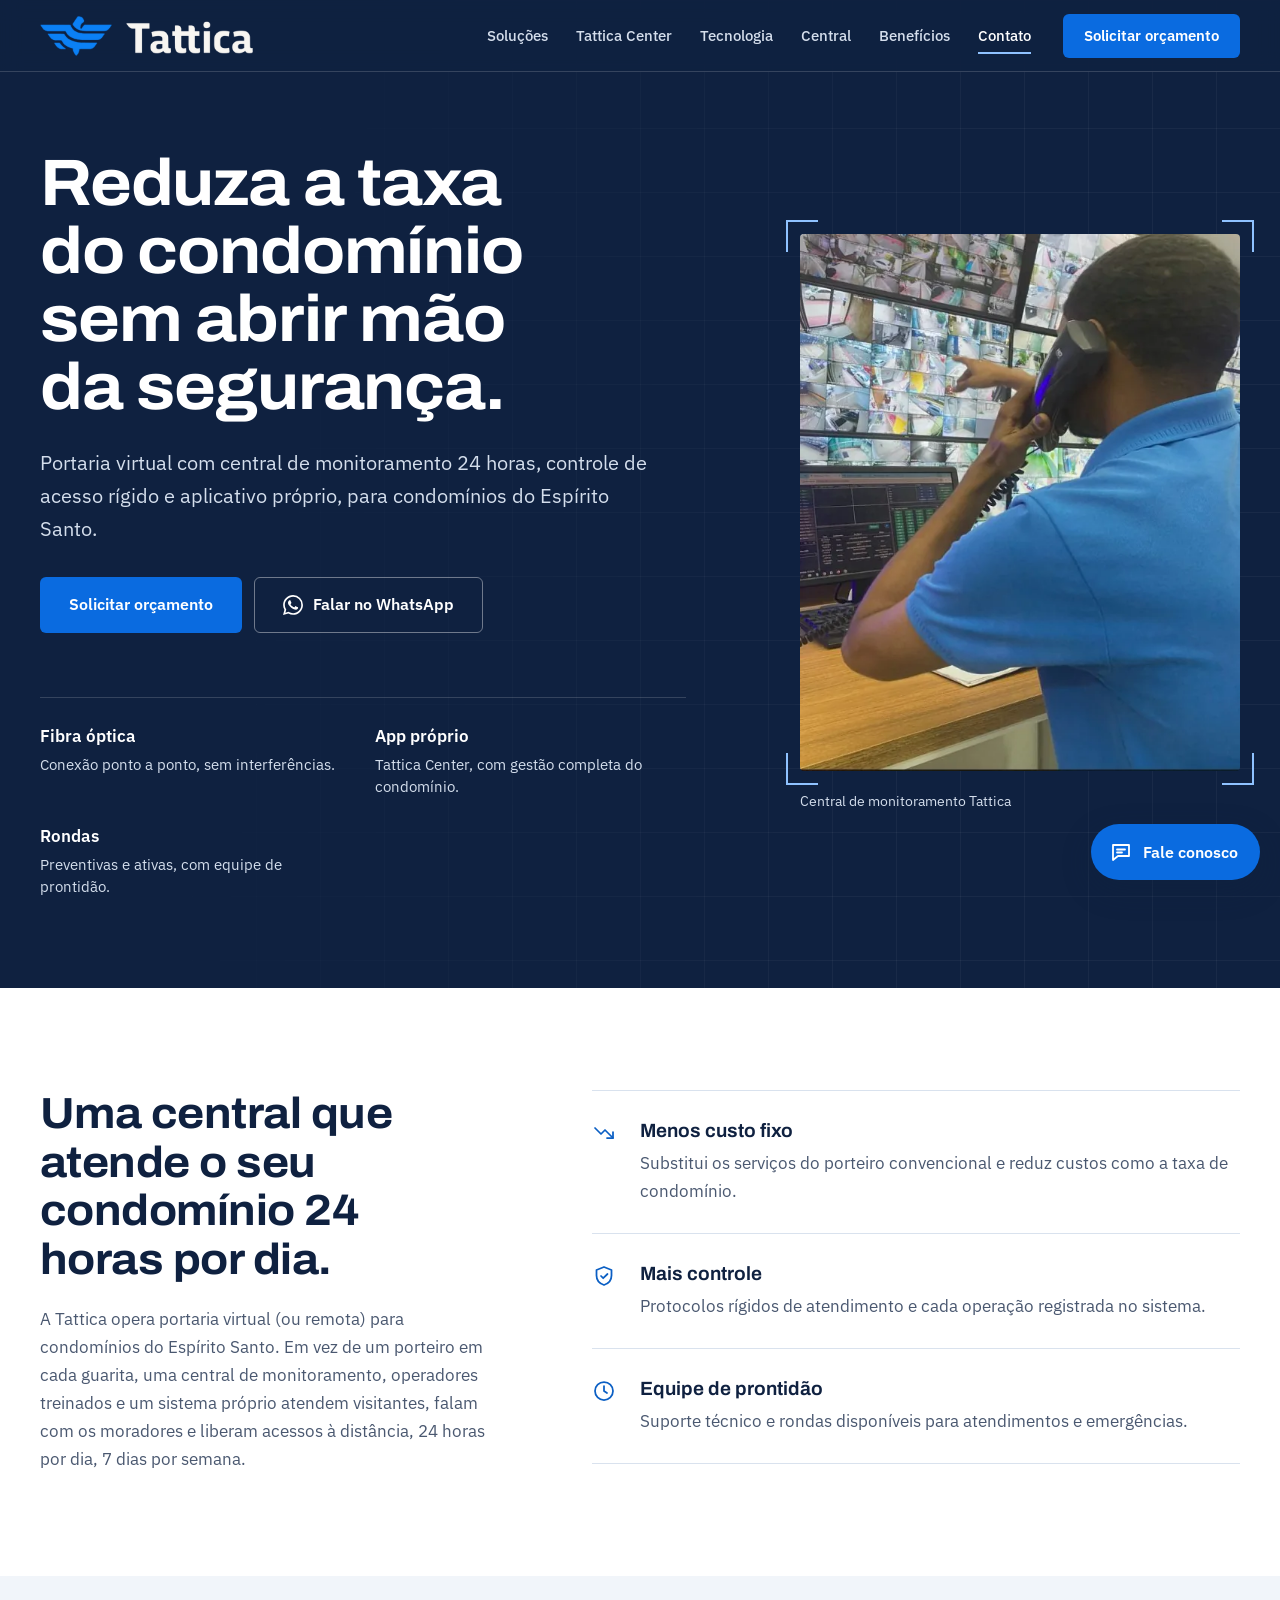
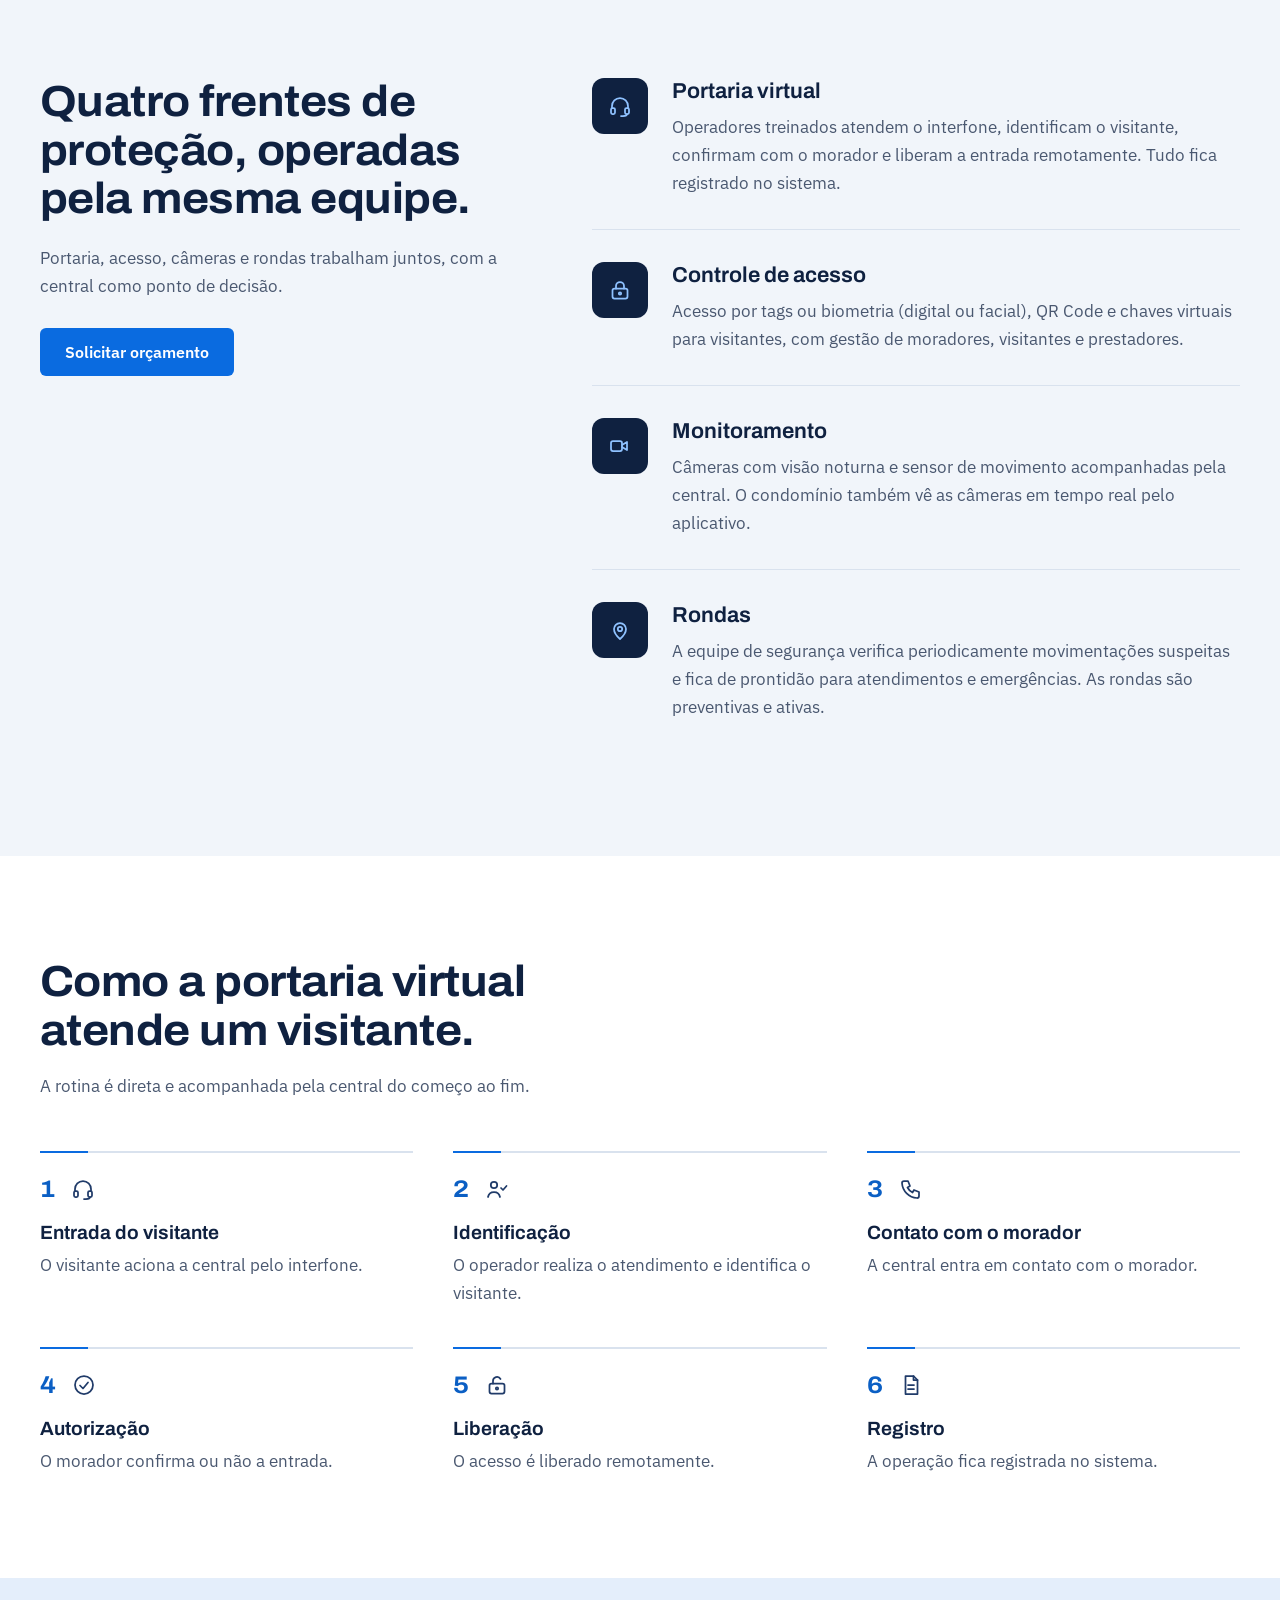
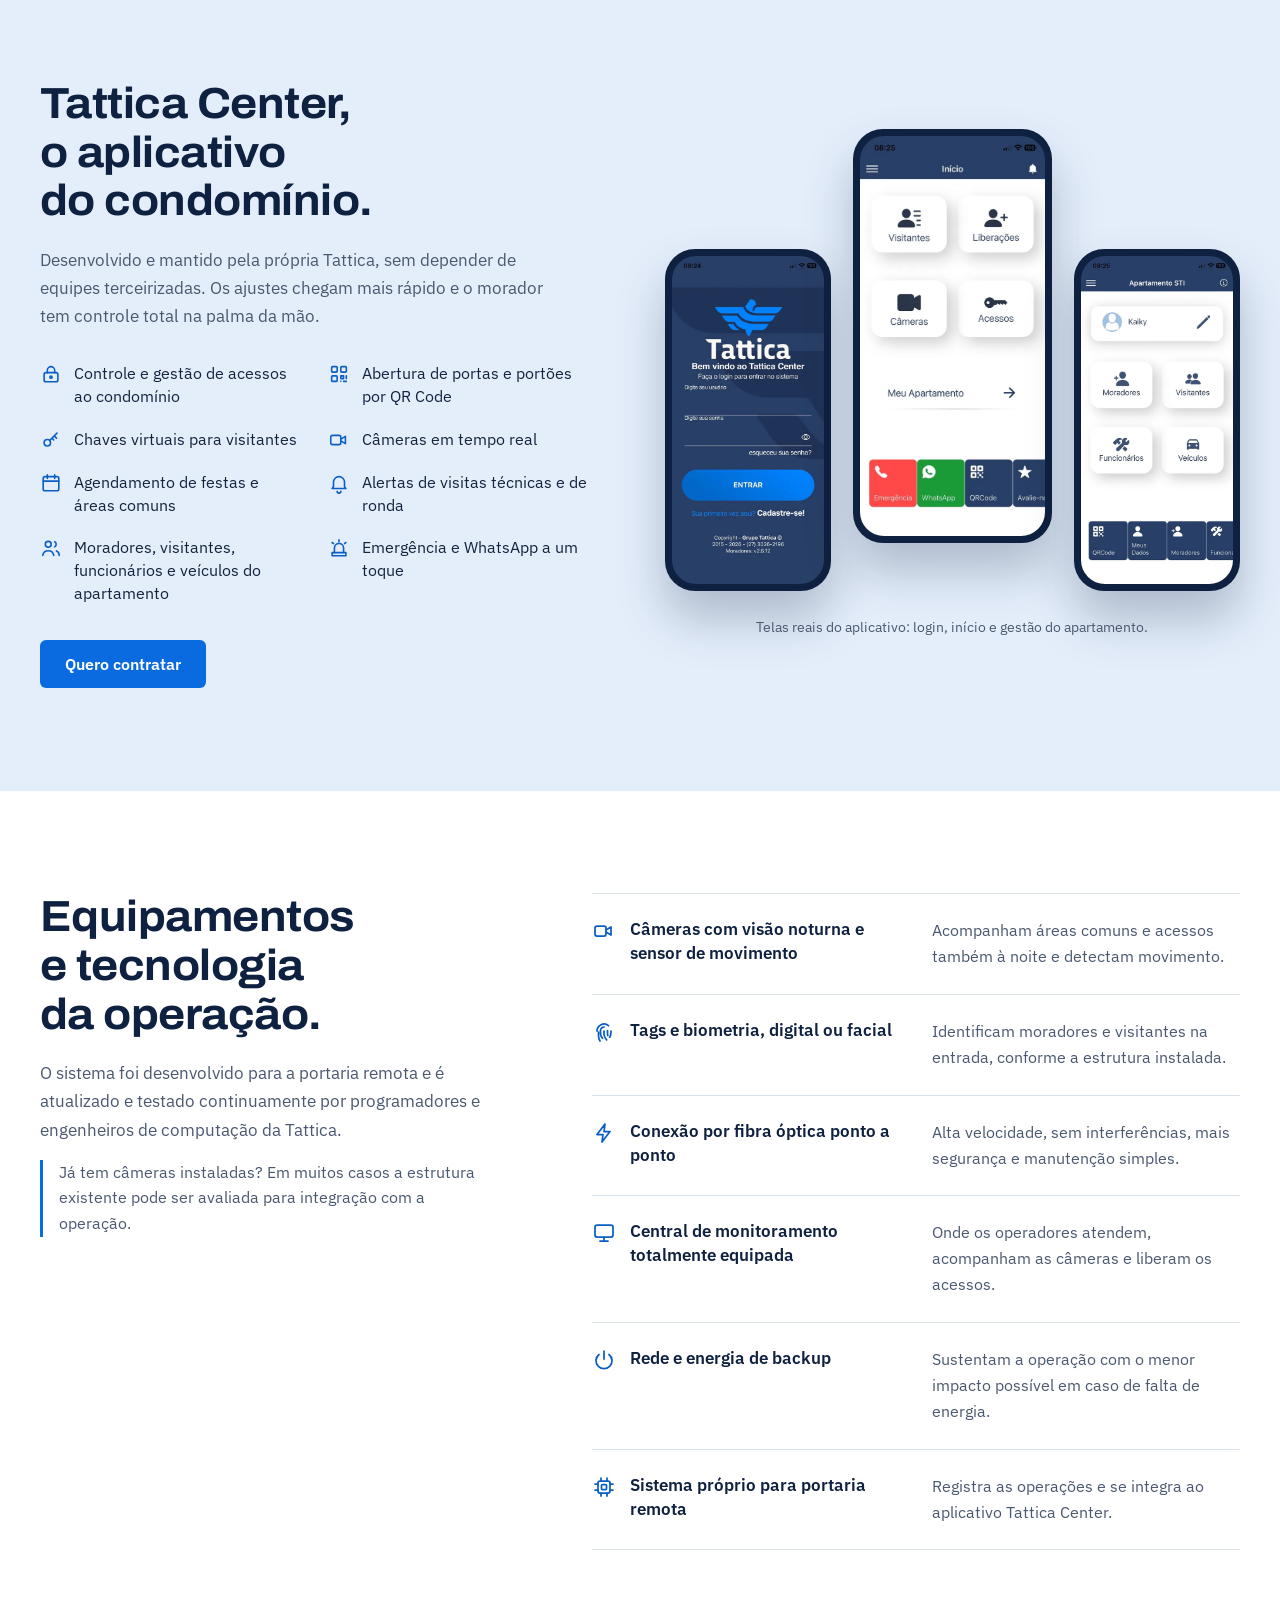
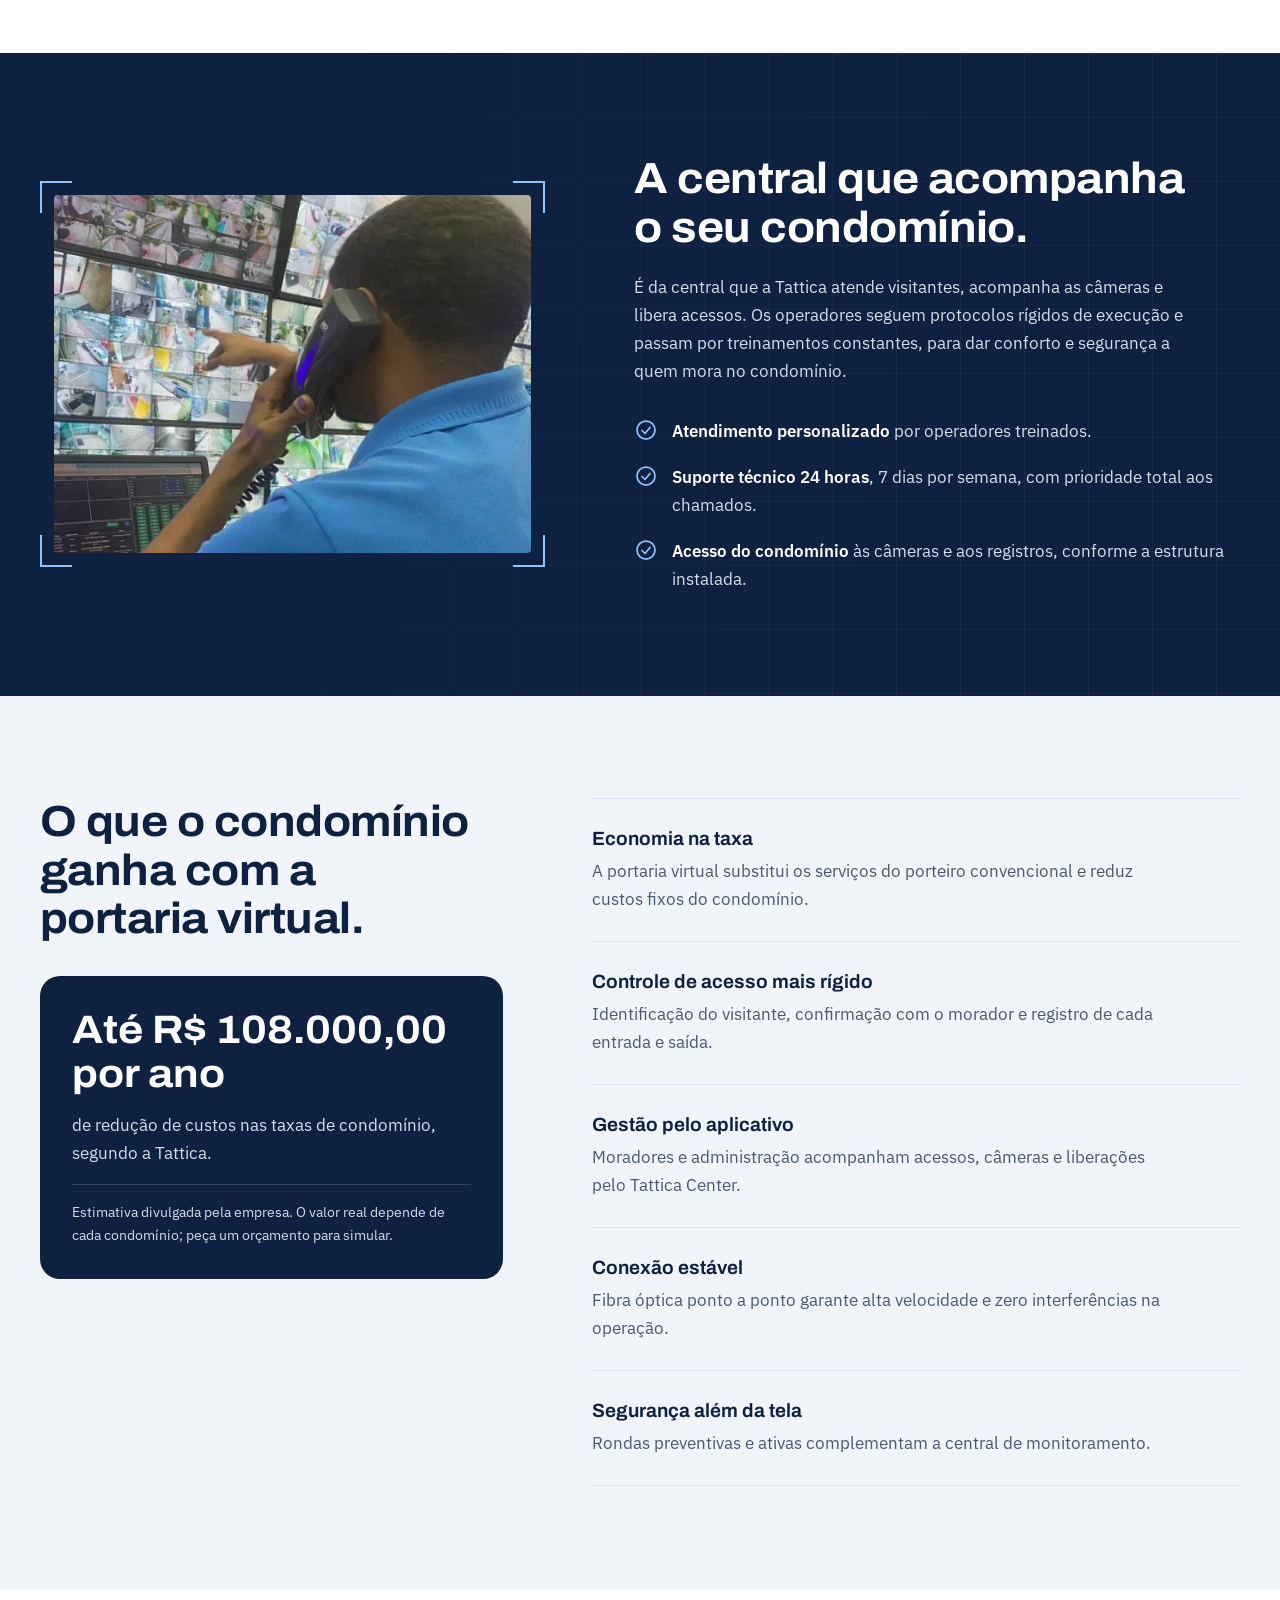
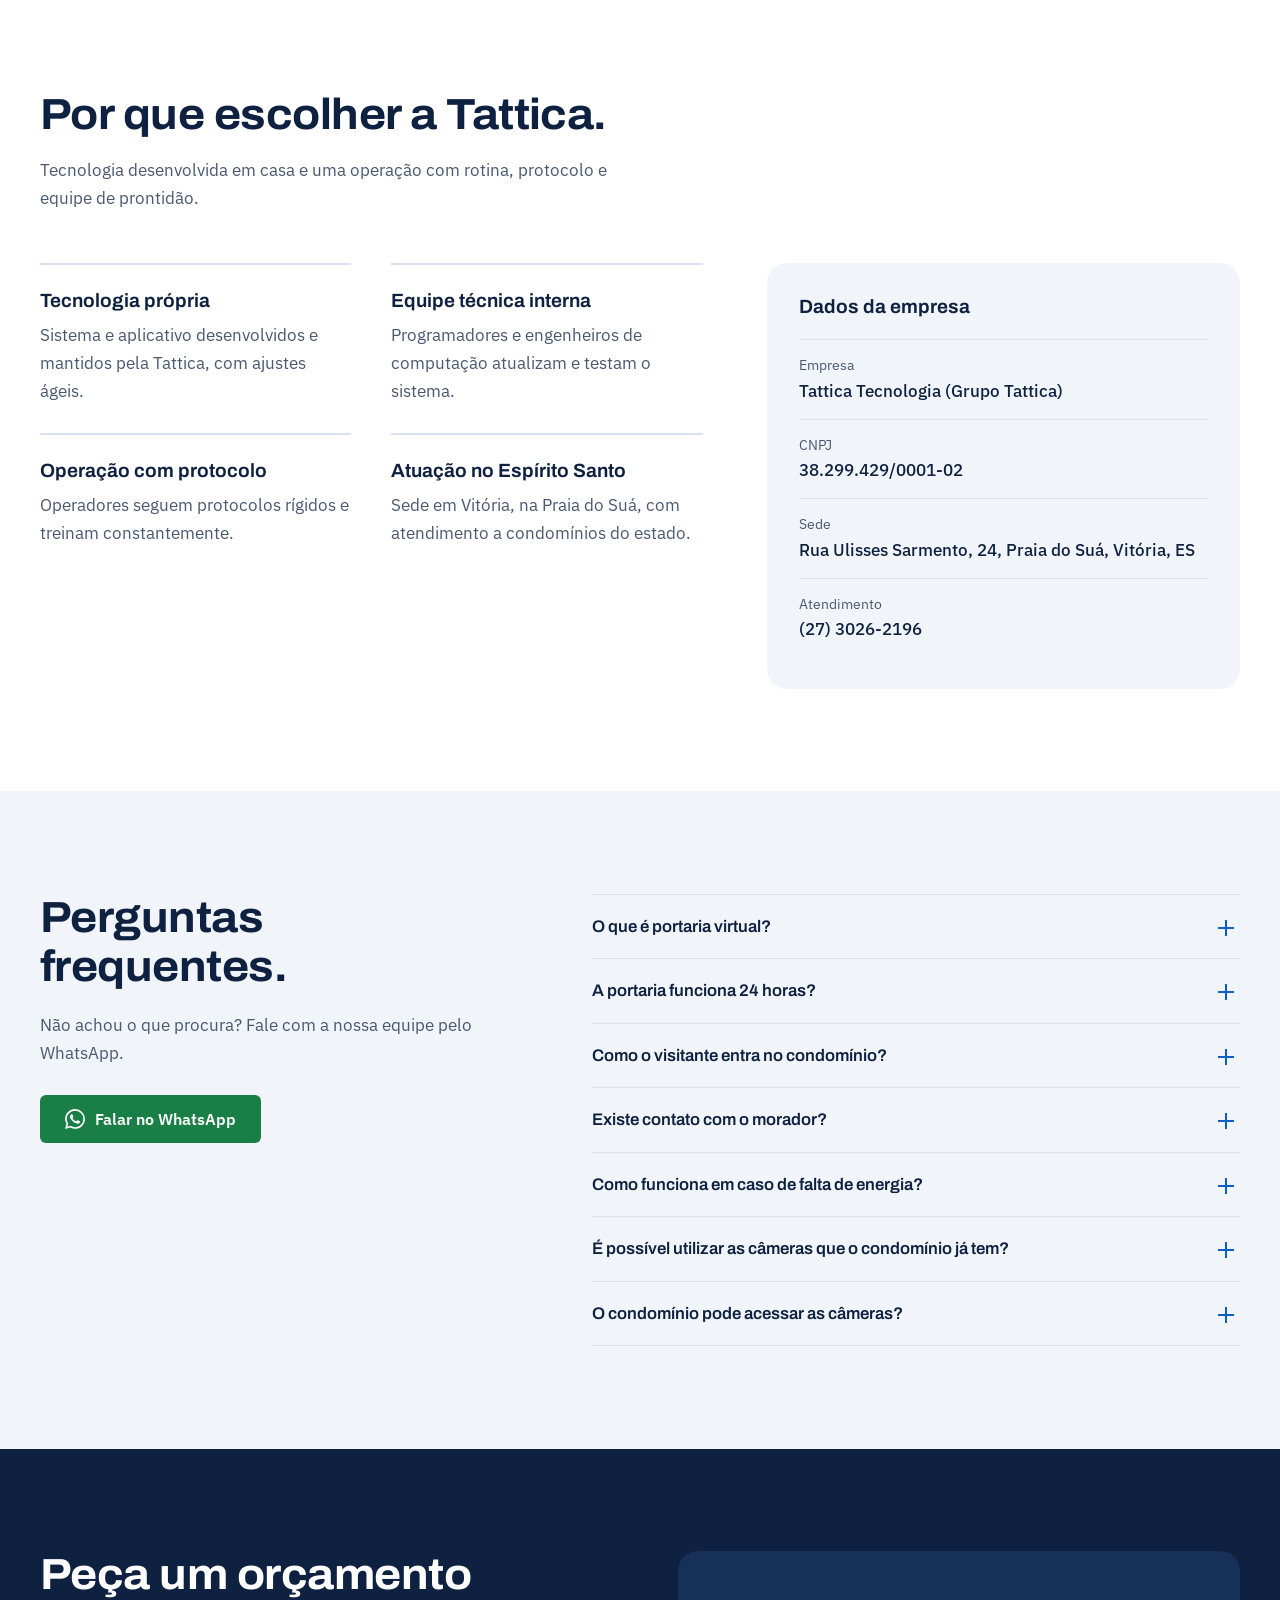
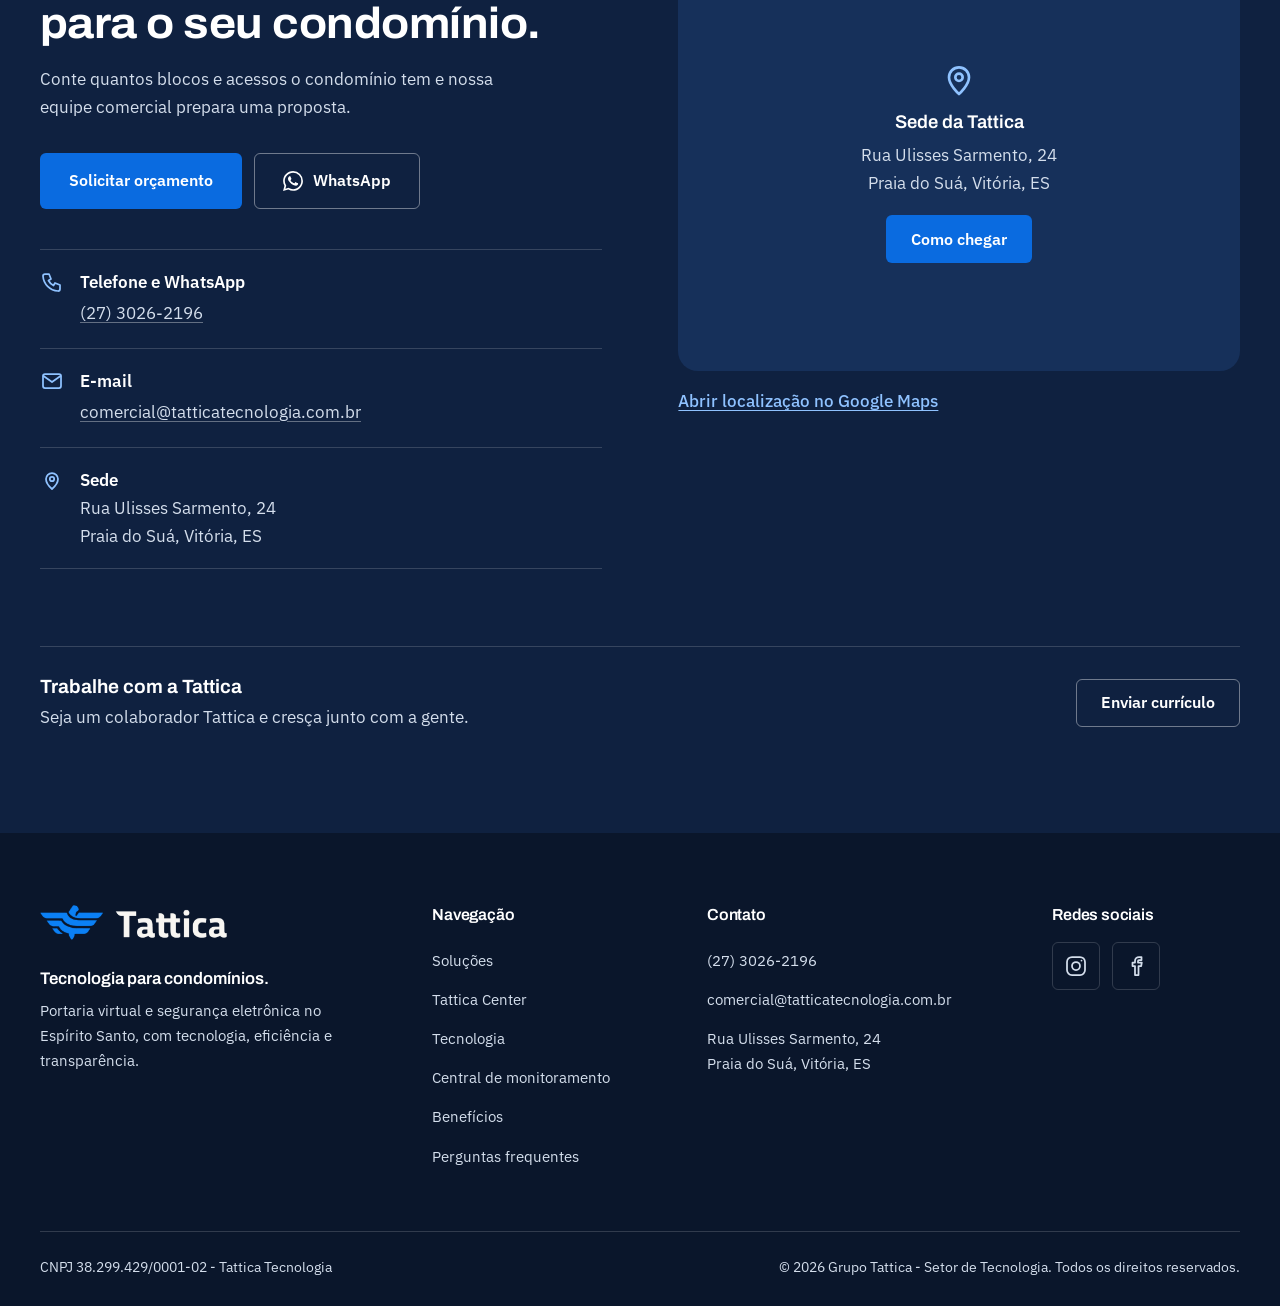
<file: Index.html>
<!DOCTYPE html>
<html lang="pt-BR">
<head>
    <meta charset="UTF-8">
    <meta name="viewport" content="width=device-width, initial-scale=1.0">
    <meta name="theme-color" content="#0f2140">
    <title>TATTICA | Pioneira em Portaria Virtual no Espírito Santo</title>
    <meta name="description" content="Portaria virtual com monitoramento 24 horas, controle de acesso, rondas e o aplicativo Tattica Center. Reduza a taxa do condomínio sem abrir mão da segurança. Atendemos o Espírito Santo.">
    <meta property="og:title" content="TATTICA | Pioneira em Portaria Virtual no Espírito Santo">
    <meta property="og:description" content="Portaria virtual, monitoramento 24 horas e tecnologia própria para condomínios no Espírito Santo.">
    <meta property="og:type" content="website">
    <meta property="og:locale" content="pt_BR">
    <link rel="icon" type="image/png" href="images/favicon.png">
    <link rel="apple-touch-icon" href="images/apple-touch-icon.png">

    <link rel="preload" href="fonts/archivo-latin-wdth.woff2" as="font" type="font/woff2" crossorigin>
    <link rel="preload" href="fonts/ibm-plex-sans-latin-400.woff2" as="font" type="font/woff2" crossorigin>
    <link rel="stylesheet" href="styles.css">
    <link rel="stylesheet" href="chatbot.css">

    <script type="application/ld+json">
    {
        "@context": "https://schema.org",
        "@type": "LocalBusiness",
        "name": "Tattica Tecnologia",
        "alternateName": "Grupo Tattica",
        "description": "Portaria virtual, monitoramento 24 horas, controle de acesso e rondas para condomínios no Espírito Santo.",
        "url": "https://grupotattica.com.br/",
        "logo": "https://grupotattica.com.br/wp-content/uploads/2025/04/Logo-Tattica-novas-cores.png",
        "telephone": "+55 27 3026-2196",
        "email": "comercial@tatticatecnologia.com.br",
        "address": {
            "@type": "PostalAddress",
            "streetAddress": "Rua Ulisses Sarmento, 24, Praia do Suá",
            "addressLocality": "Vitória",
            "addressRegion": "ES",
            "postalCode": "29052-320",
            "addressCountry": "BR"
        },
        "sameAs": [
            "https://www.instagram.com/grupotattica/",
            "https://www.facebook.com/grupotattica"
        ]
    }
    </script>
</head>
<body>

    <!-- Sprite de ícones (traço único, 24x24) -->
    <svg width="0" height="0" style="position:absolute" aria-hidden="true" focusable="false">
        <defs>
            <symbol id="i-shield" viewBox="0 0 24 24"><path d="M12 3 4.5 6v5.5c0 4.6 3.1 8.1 7.5 9.5 4.4-1.4 7.5-4.9 7.5-9.5V6L12 3Z"/><path d="m9 12 2.2 2.2L15.5 10"/></symbol>
            <symbol id="i-headset" viewBox="0 0 24 24"><path d="M4 14v-2a8 8 0 0 1 16 0v2"/><rect x="3" y="14" width="4" height="6" rx="1.5"/><rect x="17" y="14" width="4" height="6" rx="1.5"/><path d="M19 20c0 1.2-1.5 2-4 2h-2"/></symbol>
            <symbol id="i-lock" viewBox="0 0 24 24"><rect x="4.5" y="10.5" width="15" height="10" rx="2"/><path d="M8 10.5V8a4 4 0 0 1 8 0v2.5"/><circle cx="12" cy="15.5" r="1.2"/></symbol>
            <symbol id="i-unlock" viewBox="0 0 24 24"><rect x="4.5" y="10.5" width="15" height="10" rx="2"/><path d="M8 10.5V8a4 4 0 0 1 7.5-2"/><circle cx="12" cy="15.5" r="1.2"/></symbol>
            <symbol id="i-camera" viewBox="0 0 24 24"><path d="M3 9a2 2 0 0 1 2-2h7a2 2 0 0 1 2 2v6a2 2 0 0 1-2 2H5a2 2 0 0 1-2-2V9Z"/><path d="m14 11 5-3v8l-5-3"/></symbol>
            <symbol id="i-pin" viewBox="0 0 24 24"><path d="M12 21s6-5.2 6-10a6 6 0 1 0-12 0c0 4.8 6 10 6 10Z"/><circle cx="12" cy="11" r="2.2"/></symbol>
            <symbol id="i-phone" viewBox="0 0 24 24"><path d="M5 4h4l2 5-2.5 1.5a11 11 0 0 0 5 5L15 13l5 2v4a2 2 0 0 1-2 2A16 16 0 0 1 3 6a2 2 0 0 1 2-2Z"/></symbol>
            <symbol id="i-mail" viewBox="0 0 24 24"><rect x="3" y="5" width="18" height="14" rx="2"/><path d="m3.5 7 8.5 6 8.5-6"/></symbol>
            <symbol id="i-qr" viewBox="0 0 24 24"><rect x="4" y="4" width="6" height="6" rx="1"/><rect x="14" y="4" width="6" height="6" rx="1"/><rect x="4" y="14" width="6" height="6" rx="1"/><path d="M14 14h3v3h-3zM20 14v3M17 20h3M14 20v.01"/></symbol>
            <symbol id="i-calendar" viewBox="0 0 24 24"><rect x="3.5" y="5" width="17" height="15.5" rx="2"/><path d="M3.5 10h17M8 3v4M16 3v4"/></symbol>
            <symbol id="i-key" viewBox="0 0 24 24"><circle cx="8" cy="15" r="3.5"/><path d="m10.5 12.5 8-8M15.5 7.5l2.5 2.5M13 10l2 2"/></symbol>
            <symbol id="i-bell" viewBox="0 0 24 24"><path d="M6 16v-5a6 6 0 0 1 12 0v5l1.5 2h-15L6 16Z"/><path d="M10 21a2 2 0 0 0 4 0"/></symbol>
            <symbol id="i-users" viewBox="0 0 24 24"><circle cx="9" cy="8" r="3.2"/><path d="M3 20c.6-3.3 3-5 6-5s5.4 1.7 6 5"/><path d="M16 5.2a3.2 3.2 0 0 1 0 5.6M18 15.2c1.7.6 2.8 2 3 4.8"/></symbol>
            <symbol id="i-user-check" viewBox="0 0 24 24"><circle cx="9" cy="8" r="3.2"/><path d="M3 20c.6-3.3 3-5 6-5s5.4 1.7 6 5M16 11l2 2 3.5-4"/></symbol>
            <symbol id="i-zap" viewBox="0 0 24 24"><path d="M13 3 5 13.5h6L10 21l8-10.5h-6L13 3Z"/></symbol>
            <symbol id="i-cpu" viewBox="0 0 24 24"><rect x="6" y="6" width="12" height="12" rx="2"/><rect x="9.5" y="9.5" width="5" height="5" rx="1"/><path d="M9 3v3M15 3v3M9 18v3M15 18v3M3 9h3M3 15h3M18 9h3M18 15h3"/></symbol>
            <symbol id="i-power" viewBox="0 0 24 24"><path d="M12 3v8"/><path d="M7 6.5a8 8 0 1 0 10 0"/></symbol>
            <symbol id="i-monitor" viewBox="0 0 24 24"><rect x="3" y="4" width="18" height="12" rx="2"/><path d="M8 20h8M12 16v4"/></symbol>
            <symbol id="i-clock" viewBox="0 0 24 24"><circle cx="12" cy="12" r="9"/><path d="M12 7v5l3 2"/></symbol>
            <symbol id="i-trend-down" viewBox="0 0 24 24"><path d="m3 7 6 6 4-4 8 8"/><path d="M15 17h6v-6"/></symbol>
            <symbol id="i-check-circle" viewBox="0 0 24 24"><circle cx="12" cy="12" r="9"/><path d="m8 12.5 3 3 5-6"/></symbol>
            <symbol id="i-file" viewBox="0 0 24 24"><path d="M6.5 3h8l4 4v14h-12z"/><path d="M14.5 3v4h4M9 12h6M9 16h6"/></symbol>
            <symbol id="i-home" viewBox="0 0 24 24"><path d="M4 20V9l8-5 8 5v11"/><path d="M9 20v-6h6v6"/></symbol>
            <symbol id="i-siren" viewBox="0 0 24 24"><path d="M7 17v-5a5 5 0 0 1 10 0v5"/><path d="M4.5 17h15v3.5h-15zM12 3v2M4.5 6l1.5 1.2M19.5 6 18 7.2"/></symbol>
            <symbol id="i-fingerprint" viewBox="0 0 24 24"><path d="M5 11a7 7 0 0 1 11.5-5.3M19 11v1c0 2-.4 3.6-1.3 5.2M12 7a3.5 3.5 0 0 0-3.5 3.5V13c0 2 .7 3.8 2 5.3M12 11v2.5c0 2.6 1 4.7 2.6 6.3M15.5 10.5V13c0 .9.1 1.7.3 2.5M8 21c-.9-1.4-1.5-3.2-1.5-5.2V12"/></symbol>
            <symbol id="i-arrow-up" viewBox="0 0 24 24"><path d="m6 14 6-6 6 6"/></symbol>
            <symbol id="i-instagram" viewBox="0 0 24 24"><rect x="3" y="3" width="18" height="18" rx="5"/><circle cx="12" cy="12" r="4"/><path d="M17.5 6.5h.01"/></symbol>
            <symbol id="i-facebook" viewBox="0 0 24 24"><path d="M14 8.5V7c0-.6.4-1 1-1h2.5V3H15a4 4 0 0 0-4 4v1.5H8.5v3.5H11v9h3.5v-9h2.7l.6-3.5H14Z"/></symbol>
            <symbol id="i-whatsapp" viewBox="0 0 24 24"><path stroke="none" fill="currentColor" d="M17.472 14.382c-.297-.149-1.758-.867-2.03-.967-.273-.099-.471-.148-.67.15-.197.297-.767.966-.94 1.164-.173.199-.347.223-.644.075-.297-.15-1.255-.463-2.39-1.475-.883-.788-1.48-1.761-1.653-2.059-.173-.297-.018-.458.13-.606.134-.133.298-.347.446-.52.149-.174.198-.298.298-.497.099-.198.05-.371-.025-.52-.075-.149-.669-1.612-.916-2.207-.242-.579-.487-.5-.669-.51a12.8 12.8 0 0 0-.57-.01c-.198 0-.52.074-.792.372-.272.297-1.04 1.016-1.04 2.479 0 1.462 1.065 2.875 1.213 3.074.149.198 2.096 3.2 5.077 4.487.709.306 1.262.489 1.694.625.712.227 1.36.195 1.871.118.571-.085 1.758-.719 2.006-1.413.248-.694.248-1.289.173-1.413-.074-.124-.272-.198-.57-.347m-5.421 7.403h-.004a9.87 9.87 0 0 1-5.031-1.378l-.361-.214-3.741.982.998-3.648-.235-.374a9.86 9.86 0 0 1-1.51-5.26c.001-5.45 4.436-9.884 9.888-9.884 2.64 0 5.122 1.03 6.988 2.898a9.825 9.825 0 0 1 2.893 6.994c-.003 5.45-4.437 9.884-9.885 9.884m8.413-18.297A11.815 11.815 0 0 0 12.05 0C5.495 0 .16 5.335.157 11.892c0 2.096.547 4.142 1.588 5.945L.057 24l6.305-1.654a11.882 11.882 0 0 0 5.683 1.448h.005c6.554 0 11.89-5.335 11.893-11.893a11.821 11.821 0 0 0-3.48-8.413z"/></symbol>
        </defs>
    </svg>

    <a class="skip-link" href="#inicio">Ir para o conteúdo principal</a>

    <!-- 1. HEADER -->
    <header class="header" id="header">
        <div class="container header__container">
            <a href="#inicio" class="logo" aria-label="Tattica, ir para o início">
                <img src="images/logo-tattica-escuro.png" alt="Tattica" width="213" height="40">
            </a>

            <button type="button" class="menu-toggle" id="menu-toggle" aria-expanded="false" aria-controls="main-nav" aria-label="Abrir menu de navegação">
                <span class="hamburger"></span>
            </button>

            <nav class="main-nav" id="main-nav" aria-label="Principal">
                <ul class="nav-list">
                    <li><a href="#solucoes" class="nav-link">Soluções</a></li>
                    <li><a href="#tattica-center" class="nav-link">Tattica Center</a></li>
                    <li><a href="#tecnologia" class="nav-link">Tecnologia</a></li>
                    <li><a href="#central" class="nav-link">Central</a></li>
                    <li><a href="#beneficios" class="nav-link">Benefícios</a></li>
                    <li><a href="#contato" class="nav-link">Contato</a></li>
                </ul>
                <a href="#orcamento-modal" class="btn btn--primary nav-cta quote-trigger" aria-haspopup="dialog">Solicitar orçamento</a>
            </nav>
        </div>
    </header>

    <main>
        <!-- 2. HERO -->
        <section id="inicio" class="hero" aria-labelledby="hero-title">
            <div class="container hero__grid">
                <div class="hero__copy">
                    <h1 id="hero-title" class="hero__title">Reduza a taxa do condomínio sem abrir mão da segurança.</h1>
                    <p class="hero__lead">Portaria virtual com central de monitoramento 24 horas, controle de acesso rígido e aplicativo próprio, para condomínios do Espírito Santo.</p>
                    <div class="hero__actions">
                        <a href="#orcamento-modal" class="btn btn--primary btn--lg quote-trigger" aria-haspopup="dialog">Solicitar orçamento</a>
                        <a href="https://wa.me/552730262196" class="btn btn--ghost btn--lg" target="_blank" rel="noopener noreferrer">
                            <svg class="icon" aria-hidden="true"><use href="#i-whatsapp"/></svg>
                            Falar no WhatsApp
                        </a>
                    </div>
                    <dl class="hero__facts">
                        <div>
                            <dt>Fibra óptica</dt>
                            <dd>Conexão ponto a ponto, sem interferências.</dd>
                        </div>
                        <div>
                            <dt>App próprio</dt>
                            <dd>Tattica Center, com gestão completa do condomínio.</dd>
                        </div>
                        <div>
                            <dt>Rondas</dt>
                            <dd>Preventivas e ativas, com equipe de prontidão.</dd>
                        </div>
                    </dl>
                </div>

                <figure class="hero__media">
                    <div class="viewfinder">
                        <img src="images/central-monitoramento.webp"
                             srcset="images/central-monitoramento-400.webp 400w, images/central-monitoramento.webp 585w"
                             sizes="(min-width: 1024px) 480px, (min-width: 640px) 420px, 88vw"
                             alt="Operador da central Tattica atendendo uma chamada diante do painel de câmeras"
                             width="585" height="715" fetchpriority="high" decoding="async">
                    </div>
                    <figcaption>Central de monitoramento Tattica</figcaption>
                </figure>
            </div>
        </section>

        <!-- 3. APRESENTAÇÃO -->
        <section id="apresentacao" class="section section--white" aria-labelledby="apresentacao-title">
            <div class="container split">
                <div class="split__lead">
                    <h2 id="apresentacao-title">Uma central que atende o seu condomínio 24 horas por dia.</h2>
                    <p>A Tattica opera portaria virtual (ou remota) para condomínios do Espírito Santo. Em vez de um porteiro em cada guarita, uma central de monitoramento, operadores treinados e um sistema próprio atendem visitantes, falam com os moradores e liberam acessos à distância, 24 horas por dia, 7 dias por semana.</p>
                </div>
                <ul class="points">
                    <li>
                        <svg class="icon" aria-hidden="true"><use href="#i-trend-down"/></svg>
                        <div>
                            <h3>Menos custo fixo</h3>
                            <p>Substitui os serviços do porteiro convencional e reduz custos como a taxa de condomínio.</p>
                        </div>
                    </li>
                    <li>
                        <svg class="icon" aria-hidden="true"><use href="#i-shield"/></svg>
                        <div>
                            <h3>Mais controle</h3>
                            <p>Protocolos rígidos de atendimento e cada operação registrada no sistema.</p>
                        </div>
                    </li>
                    <li>
                        <svg class="icon" aria-hidden="true"><use href="#i-clock"/></svg>
                        <div>
                            <h3>Equipe de prontidão</h3>
                            <p>Suporte técnico e rondas disponíveis para atendimentos e emergências.</p>
                        </div>
                    </li>
                </ul>
            </div>
        </section>

        <!-- 4. SOLUÇÕES -->
        <section id="solucoes" class="section section--paper" aria-labelledby="solucoes-title">
            <div class="container split split--sticky">
                <div class="split__lead">
                    <h2 id="solucoes-title">Quatro frentes de proteção, operadas pela mesma equipe.</h2>
                    <p>Portaria, acesso, câmeras e rondas trabalham juntos, com a central como ponto de decisão.</p>
                    <a href="#orcamento-modal" class="btn btn--primary quote-trigger" aria-haspopup="dialog">Solicitar orçamento</a>
                </div>

                <ul class="solutions">
                    <li class="solution">
                        <span class="solution__icon"><svg class="icon" aria-hidden="true"><use href="#i-headset"/></svg></span>
                        <div>
                            <h3>Portaria virtual</h3>
                            <p>Operadores treinados atendem o interfone, identificam o visitante, confirmam com o morador e liberam a entrada remotamente. Tudo fica registrado no sistema.</p>
                        </div>
                    </li>
                    <li class="solution">
                        <span class="solution__icon"><svg class="icon" aria-hidden="true"><use href="#i-lock"/></svg></span>
                        <div>
                            <h3>Controle de acesso</h3>
                            <p>Acesso por tags ou biometria (digital ou facial), QR Code e chaves virtuais para visitantes, com gestão de moradores, visitantes e prestadores.</p>
                        </div>
                    </li>
                    <li class="solution">
                        <span class="solution__icon"><svg class="icon" aria-hidden="true"><use href="#i-camera"/></svg></span>
                        <div>
                            <h3>Monitoramento</h3>
                            <p>Câmeras com visão noturna e sensor de movimento acompanhadas pela central. O condomínio também vê as câmeras em tempo real pelo aplicativo.</p>
                        </div>
                    </li>
                    <li class="solution">
                        <span class="solution__icon"><svg class="icon" aria-hidden="true"><use href="#i-pin"/></svg></span>
                        <div>
                            <h3>Rondas</h3>
                            <p>A equipe de segurança verifica periodicamente movimentações suspeitas e fica de prontidão para atendimentos e emergências. As rondas são preventivas e ativas.</p>
                        </div>
                    </li>
                </ul>
            </div>
        </section>

        <!-- 4.1 COMO FUNCIONA -->
        <section id="como-funciona" class="section section--white" aria-labelledby="como-title">
            <div class="container">
                <header class="section-head">
                    <h2 id="como-title">Como a portaria virtual atende um visitante.</h2>
                    <p>A rotina é direta e acompanhada pela central do começo ao fim.</p>
                </header>

                <ol class="steps">
                    <li class="step">
                        <span class="step__num" aria-hidden="true">1</span>
                        <svg class="icon" aria-hidden="true"><use href="#i-headset"/></svg>
                        <h3>Entrada do visitante</h3>
                        <p>O visitante aciona a central pelo interfone.</p>
                    </li>
                    <li class="step">
                        <span class="step__num" aria-hidden="true">2</span>
                        <svg class="icon" aria-hidden="true"><use href="#i-user-check"/></svg>
                        <h3>Identificação</h3>
                        <p>O operador realiza o atendimento e identifica o visitante.</p>
                    </li>
                    <li class="step">
                        <span class="step__num" aria-hidden="true">3</span>
                        <svg class="icon" aria-hidden="true"><use href="#i-phone"/></svg>
                        <h3>Contato com o morador</h3>
                        <p>A central entra em contato com o morador.</p>
                    </li>
                    <li class="step">
                        <span class="step__num" aria-hidden="true">4</span>
                        <svg class="icon" aria-hidden="true"><use href="#i-check-circle"/></svg>
                        <h3>Autorização</h3>
                        <p>O morador confirma ou não a entrada.</p>
                    </li>
                    <li class="step">
                        <span class="step__num" aria-hidden="true">5</span>
                        <svg class="icon" aria-hidden="true"><use href="#i-unlock"/></svg>
                        <h3>Liberação</h3>
                        <p>O acesso é liberado remotamente.</p>
                    </li>
                    <li class="step">
                        <span class="step__num" aria-hidden="true">6</span>
                        <svg class="icon" aria-hidden="true"><use href="#i-file"/></svg>
                        <h3>Registro</h3>
                        <p>A operação fica registrada no sistema.</p>
                    </li>
                </ol>
            </div>
        </section>

        <!-- 5. TATTICA CENTER -->
        <section id="tattica-center" class="section section--app" aria-labelledby="app-title">
            <div class="container app">
                <div class="app__copy">
                    <h2 id="app-title">Tattica Center, o aplicativo do condomínio.</h2>
                    <p>Desenvolvido e mantido pela própria Tattica, sem depender de equipes terceirizadas. Os ajustes chegam mais rápido e o morador tem controle total na palma da mão.</p>

                    <ul class="features">
                        <li><svg class="icon" aria-hidden="true"><use href="#i-lock"/></svg><span>Controle e gestão de acessos ao condomínio</span></li>
                        <li><svg class="icon" aria-hidden="true"><use href="#i-qr"/></svg><span>Abertura de portas e portões por QR Code</span></li>
                        <li><svg class="icon" aria-hidden="true"><use href="#i-key"/></svg><span>Chaves virtuais para visitantes</span></li>
                        <li><svg class="icon" aria-hidden="true"><use href="#i-camera"/></svg><span>Câmeras em tempo real</span></li>
                        <li><svg class="icon" aria-hidden="true"><use href="#i-calendar"/></svg><span>Agendamento de festas e áreas comuns</span></li>
                        <li><svg class="icon" aria-hidden="true"><use href="#i-bell"/></svg><span>Alertas de visitas técnicas e de ronda</span></li>
                        <li><svg class="icon" aria-hidden="true"><use href="#i-users"/></svg><span>Moradores, visitantes, funcionários e veículos do apartamento</span></li>
                        <li><svg class="icon" aria-hidden="true"><use href="#i-siren"/></svg><span>Emergência e WhatsApp a um toque</span></li>
                    </ul>

                    <a href="#orcamento-modal" class="btn btn--primary quote-trigger" aria-haspopup="dialog">Quero contratar</a>
                </div>

                <div class="app__visual">
                    <div class="phones" role="group" aria-label="Telas do aplicativo Tattica Center" tabindex="0">
                        <figure class="phone phone--side">
                            <div class="phone__screen"><img src="images/app-login.webp" width="480" height="1038" loading="lazy" decoding="async" alt="Tela de login do Tattica Center com o logotipo da Tattica"></div>
                        </figure>
                        <figure class="phone phone--main">
                            <div class="phone__screen"><img src="images/app-inicio.webp" width="480" height="1038" loading="lazy" decoding="async" alt="Tela inicial do Tattica Center com os atalhos Visitantes, Liberações, Câmeras e Acessos"></div>
                        </figure>
                        <figure class="phone phone--side">
                            <div class="phone__screen"><img src="images/app-apartamento.webp" width="480" height="1038" loading="lazy" decoding="async" alt="Tela Meu Apartamento do Tattica Center com Moradores, Visitantes, Funcionários e Veículos"></div>
                        </figure>
                    </div>
                    <p class="app__caption">Telas reais do aplicativo: login, início e gestão do apartamento.</p>
                </div>
            </div>
        </section>

        <!-- 6. EQUIPAMENTOS E TECNOLOGIA -->
        <section id="tecnologia" class="section section--white" aria-labelledby="tec-title">
            <div class="container split">
                <div class="split__lead">
                    <h2 id="tec-title">Equipamentos e tecnologia da operação.</h2>
                    <p>O sistema foi desenvolvido para a portaria remota e é atualizado e testado continuamente por programadores e engenheiros de computação da Tattica.</p>
                    <p class="note">Já tem câmeras instaladas? Em muitos casos a estrutura existente pode ser avaliada para integração com a operação.</p>
                </div>

                <dl class="specs">
                    <div class="spec">
                        <dt><svg class="icon" aria-hidden="true"><use href="#i-camera"/></svg>Câmeras com visão noturna e sensor de movimento</dt>
                        <dd>Acompanham áreas comuns e acessos também à noite e detectam movimento.</dd>
                    </div>
                    <div class="spec">
                        <dt><svg class="icon" aria-hidden="true"><use href="#i-fingerprint"/></svg>Tags e biometria, digital ou facial</dt>
                        <dd>Identificam moradores e visitantes na entrada, conforme a estrutura instalada.</dd>
                    </div>
                    <div class="spec">
                        <dt><svg class="icon" aria-hidden="true"><use href="#i-zap"/></svg>Conexão por fibra óptica ponto a ponto</dt>
                        <dd>Alta velocidade, sem interferências, mais segurança e manutenção simples.</dd>
                    </div>
                    <div class="spec">
                        <dt><svg class="icon" aria-hidden="true"><use href="#i-monitor"/></svg>Central de monitoramento totalmente equipada</dt>
                        <dd>Onde os operadores atendem, acompanham as câmeras e liberam os acessos.</dd>
                    </div>
                    <div class="spec">
                        <dt><svg class="icon" aria-hidden="true"><use href="#i-power"/></svg>Rede e energia de backup</dt>
                        <dd>Sustentam a operação com o menor impacto possível em caso de falta de energia.</dd>
                    </div>
                    <div class="spec">
                        <dt><svg class="icon" aria-hidden="true"><use href="#i-cpu"/></svg>Sistema próprio para portaria remota</dt>
                        <dd>Registra as operações e se integra ao aplicativo Tattica Center.</dd>
                    </div>
                </dl>
            </div>
        </section>

        <!-- 7. CENTRAL DE MONITORAMENTO -->
        <section id="central" class="section section--dark" aria-labelledby="central-title">
            <div class="container central">
                <figure class="central__media">
                    <div class="viewfinder">
                        <img src="images/central-painel.webp"
                             alt="Operador apontando para o painel de câmeras na central de monitoramento Tattica"
                             width="555" height="417" loading="lazy" decoding="async">
                    </div>
                </figure>

                <div class="central__copy">
                    <h2 id="central-title">A central que acompanha o seu condomínio.</h2>
                    <p>É da central que a Tattica atende visitantes, acompanha as câmeras e libera acessos. Os operadores seguem protocolos rígidos de execução e passam por treinamentos constantes, para dar conforto e segurança a quem mora no condomínio.</p>
                    <ul class="ticks">
                        <li><svg class="icon" aria-hidden="true"><use href="#i-check-circle"/></svg><span><strong>Atendimento personalizado</strong> por operadores treinados.</span></li>
                        <li><svg class="icon" aria-hidden="true"><use href="#i-check-circle"/></svg><span><strong>Suporte técnico 24 horas</strong>, 7 dias por semana, com prioridade total aos chamados.</span></li>
                        <li><svg class="icon" aria-hidden="true"><use href="#i-check-circle"/></svg><span><strong>Acesso do condomínio</strong> às câmeras e aos registros, conforme a estrutura instalada.</span></li>
                    </ul>
                </div>
            </div>
        </section>

        <!-- 8. BENEFÍCIOS PARA CONDOMÍNIOS -->
        <section id="beneficios" class="section section--paper" aria-labelledby="beneficios-title">
            <div class="container split">
                <div class="split__lead">
                    <h2 id="beneficios-title">O que o condomínio ganha com a portaria virtual.</h2>
                    <div class="claim">
                        <p class="claim__value">Até R$ 108.000,00 por ano</p>
                        <p class="claim__text">de redução de custos nas taxas de condomínio, segundo a Tattica.</p>
                        <p class="claim__note">Estimativa divulgada pela empresa. O valor real depende de cada condomínio; peça um orçamento para simular.</p>
                    </div>
                </div>

                <ul class="benefits">
                    <li>
                        <h3>Economia na taxa</h3>
                        <p>A portaria virtual substitui os serviços do porteiro convencional e reduz custos fixos do condomínio.</p>
                    </li>
                    <li>
                        <h3>Controle de acesso mais rígido</h3>
                        <p>Identificação do visitante, confirmação com o morador e registro de cada entrada e saída.</p>
                    </li>
                    <li>
                        <h3>Gestão pelo aplicativo</h3>
                        <p>Moradores e administração acompanham acessos, câmeras e liberações pelo Tattica Center.</p>
                    </li>
                    <li>
                        <h3>Conexão estável</h3>
                        <p>Fibra óptica ponto a ponto garante alta velocidade e zero interferências na operação.</p>
                    </li>
                    <li>
                        <h3>Segurança além da tela</h3>
                        <p>Rondas preventivas e ativas complementam a central de monitoramento.</p>
                    </li>
                </ul>
            </div>
        </section>

        <!-- 9. CREDIBILIDADE E DIFERENCIAIS -->
        <section id="diferenciais" class="section section--white" aria-labelledby="dif-title">
            <div class="container">
                <header class="section-head">
                    <h2 id="dif-title">Por que escolher a Tattica.</h2>
                    <p>Tecnologia desenvolvida em casa e uma operação com rotina, protocolo e equipe de prontidão.</p>
                </header>

                <div class="why">
                    <ul class="why__list">
                        <li>
                            <h3>Tecnologia própria</h3>
                            <p>Sistema e aplicativo desenvolvidos e mantidos pela Tattica, com ajustes ágeis.</p>
                        </li>
                        <li>
                            <h3>Equipe técnica interna</h3>
                            <p>Programadores e engenheiros de computação atualizam e testam o sistema.</p>
                        </li>
                        <li>
                            <h3>Operação com protocolo</h3>
                            <p>Operadores seguem protocolos rígidos e treinam constantemente.</p>
                        </li>
                        <li>
                            <h3>Atuação no Espírito Santo</h3>
                            <p>Sede em Vitória, na Praia do Suá, com atendimento a condomínios do estado.</p>
                        </li>
                    </ul>

                    <aside class="company" aria-label="Dados da empresa">
                        <h3>Dados da empresa</h3>
                        <dl>
                            <div><dt>Empresa</dt><dd>Tattica Tecnologia (Grupo Tattica)</dd></div>
                            <div><dt>CNPJ</dt><dd>38.299.429/0001-02</dd></div>
                            <div><dt>Sede</dt><dd>Rua Ulisses Sarmento, 24, Praia do Suá, Vitória, ES</dd></div>
                            <div><dt>Atendimento</dt><dd>(27) 3026-2196</dd></div>
                        </dl>
                    </aside>
                </div>
            </div>
        </section>

        <!-- 10. FAQ -->
        <section id="faq" class="section section--paper" aria-labelledby="faq-title">
            <div class="container split">
                <div class="split__lead">
                    <h2 id="faq-title">Perguntas frequentes.</h2>
                    <p>Não achou o que procura? Fale com a nossa equipe pelo WhatsApp.</p>
                    <a href="https://wa.me/552730262196" class="btn btn--whatsapp" target="_blank" rel="noopener noreferrer">
                        <svg class="icon" aria-hidden="true"><use href="#i-whatsapp"/></svg>
                        Falar no WhatsApp
                    </a>
                </div>

                <div class="faq__list">
                    <details class="faq__item" name="faq">
                        <summary>O que é portaria virtual?</summary>
                        <div class="faq__content">
                            <p>É a operação remota de acesso e monitoramento de um condomínio, com atendimento por uma central e apoio de sistemas de controle e comunicação.</p>
                        </div>
                    </details>
                    <details class="faq__item" name="faq">
                        <summary>A portaria funciona 24 horas?</summary>
                        <div class="faq__content">
                            <p>Sim. A central acompanha os acessos e as ocorrências durante o dia todo.</p>
                        </div>
                    </details>
                    <details class="faq__item" name="faq">
                        <summary>Como o visitante entra no condomínio?</summary>
                        <div class="faq__content">
                            <p>O visitante aciona a central pelo interfone e o operador realiza o atendimento e identifica a solicitação.</p>
                        </div>
                    </details>
                    <details class="faq__item" name="faq">
                        <summary>Existe contato com o morador?</summary>
                        <div class="faq__content">
                            <p>Em geral, a central entra em contato com o morador ou responsável para confirmar a entrada.</p>
                        </div>
                    </details>
                    <details class="faq__item" name="faq">
                        <summary>Como funciona em caso de falta de energia?</summary>
                        <div class="faq__content">
                            <p>A infraestrutura da operação conta com suporte técnico e recursos de contingência para manter a rotina funcionando com o menor impacto possível.</p>
                        </div>
                    </details>
                    <details class="faq__item" name="faq">
                        <summary>É possível utilizar as câmeras que o condomínio já tem?</summary>
                        <div class="faq__content">
                            <p>Em muitos casos, sim. A infraestrutura existente pode ser avaliada para verificar a compatibilidade com a operação.</p>
                        </div>
                    </details>
                    <details class="faq__item" name="faq">
                        <summary>O condomínio pode acessar as câmeras?</summary>
                        <div class="faq__content">
                            <p>Sim. O acesso às câmeras e aos registros é parte do acompanhamento da operação e pode ser disponibilizado conforme a estrutura do condomínio.</p>
                        </div>
                    </details>
                </div>
            </div>
        </section>

        <!-- 11. CONTATO -->
        <section id="contato" class="section section--contact" aria-labelledby="contato-title">
            <div class="container contact">
                <div class="contact__info">
                    <h2 id="contato-title">Peça um orçamento para o seu condomínio.</h2>
                    <p>Conte quantos blocos e acessos o condomínio tem e nossa equipe comercial prepara uma proposta.</p>

                    <div class="contact__actions">
                        <a href="#orcamento-modal" class="btn btn--primary btn--lg quote-trigger" aria-haspopup="dialog">Solicitar orçamento</a>
                        <a href="https://wa.me/552730262196" class="btn btn--ghost-light btn--lg" target="_blank" rel="noopener noreferrer">
                            <svg class="icon" aria-hidden="true"><use href="#i-whatsapp"/></svg>
                            WhatsApp
                        </a>
                    </div>

                    <ul class="channels">
                        <li>
                            <svg class="icon" aria-hidden="true"><use href="#i-phone"/></svg>
                            <div><strong>Telefone e WhatsApp</strong><a href="tel:+552730262196">(27) 3026-2196</a></div>
                        </li>
                        <li>
                            <svg class="icon" aria-hidden="true"><use href="#i-mail"/></svg>
                            <div><strong>E-mail</strong><a href="mailto:comercial@tatticatecnologia.com.br">comercial@tatticatecnologia.com.br</a></div>
                        </li>
                        <li>
                            <svg class="icon" aria-hidden="true"><use href="#i-pin"/></svg>
                            <div><strong>Sede</strong><span>Rua Ulisses Sarmento, 24<br>Praia do Suá, Vitória, ES</span></div>
                        </li>
                    </ul>
                </div>

                <div class="contact__map">
                    <div class="map-frame">
                        <!-- Aparece por trás do mapa. Se o mapa não carregar, a pessoa ainda vê o endereço e o botão. -->
                        <div class="map-fallback">
                            <svg class="icon" aria-hidden="true"><use href="#i-pin"/></svg>
                            <strong>Sede da Tattica</strong>
                            <span>Rua Ulisses Sarmento, 24<br>Praia do Suá, Vitória, ES</span>
                            <a href="https://www.google.com/maps/dir/?api=1&amp;destination=Rua+Ulisses+Sarmento,+24,+Praia+do+Su%C3%A1,+Vit%C3%B3ria+-+ES" class="btn btn--primary" target="_blank" rel="noopener noreferrer">Como chegar</a>
                        </div>
                        <iframe src="https://www.google.com/maps?q=Rua+Ulisses+Sarmento,+24,+Praia+do+Su%C3%A1,+Vit%C3%B3ria+-+ES&output=embed" title="Mapa da sede da Tattica em Vitória, Espírito Santo" loading="lazy" referrerpolicy="no-referrer-when-downgrade"></iframe>
                    </div>
                    <a href="https://maps.app.goo.gl/Avk3cpEX6ggy2bdf8" target="_blank" rel="noopener noreferrer" class="map-link">Abrir localização no Google Maps</a>
                </div>
            </div>

            <div class="container">
                <div class="careers">
                    <div>
                        <h3>Trabalhe com a Tattica</h3>
                        <p>Seja um colaborador Tattica e cresça junto com a gente.</p>
                    </div>
                    <a href="https://wa.me/552730262196?text=Gostaria%20de%20saber%20mais%20sobre%20como%20trabalhar%20com%20a%20Tattica." class="btn btn--ghost-light" target="_blank" rel="noopener noreferrer">Enviar currículo</a>
                </div>
            </div>
        </section>
    </main>

    <!-- Modal de solicitação de orçamento -->
    <div class="quote-modal" id="orcamento-modal" role="dialog" aria-modal="true" aria-labelledby="quote-modal-title" hidden>
        <div class="quote-modal__backdrop" data-quote-close></div>
        <div class="quote-modal__panel">
            <button type="button" class="quote-modal__close" aria-label="Fechar formulário de orçamento" data-quote-close>&times;</button>
            <h2 class="quote-modal__title" id="quote-modal-title">Solicitar orçamento</h2>
            <p class="quote-modal__intro">Preencha seus dados. Ao enviar, o WhatsApp abre com a sua solicitação pronta para a nossa equipe.</p>
            <form class="quote-form" id="quote-form">
                <div class="quote-form__field">
                    <label for="quote-name">Nome</label>
                    <input type="text" id="quote-name" name="nome" autocomplete="name" required>
                </div>
                <div class="quote-form__field">
                    <label for="quote-email">E-mail</label>
                    <input type="email" id="quote-email" name="email" autocomplete="email" required>
                </div>
                <div class="quote-form__field">
                    <label for="quote-phone">Número de telefone</label>
                    <input type="tel" id="quote-phone" name="telefone" autocomplete="tel" inputmode="tel" placeholder="(27) 99999-9999" maxlength="15" required>
                </div>
                <p class="quote-form__message">Desejo solicitar um orçamento.</p>
                <button type="submit" class="btn btn--primary btn--lg quote-form__submit">Enviar pelo WhatsApp</button>
            </form>
        </div>
    </div>

    <!-- 12. FOOTER -->
    <footer class="footer">
        <div class="container">
            <div class="footer__grid">
                <div class="footer__brand">
                    <a href="#inicio" class="logo" aria-label="Tattica, ir para o início">
                        <img src="images/logo-tattica-escuro.png" alt="Tattica" width="187" height="35" loading="lazy">
                    </a>
                    <p class="footer__tagline">Tecnologia para condomínios.</p>
                    <p class="footer__desc">Portaria virtual e segurança eletrônica no Espírito Santo, com tecnologia, eficiência e transparência.</p>
                </div>

                <nav class="footer__col" aria-label="Rodapé: seções">
                    <h2 class="footer__title">Navegação</h2>
                    <ul>
                        <li><a href="#solucoes">Soluções</a></li>
                        <li><a href="#tattica-center">Tattica Center</a></li>
                        <li><a href="#tecnologia">Tecnologia</a></li>
                        <li><a href="#central">Central de monitoramento</a></li>
                        <li><a href="#beneficios">Benefícios</a></li>
                        <li><a href="#faq">Perguntas frequentes</a></li>
                    </ul>
                </nav>

                <div class="footer__col">
                    <h2 class="footer__title">Contato</h2>
                    <ul>
                        <li><a href="tel:+552730262196">(27) 3026-2196</a></li>
                        <li><a href="mailto:comercial@tatticatecnologia.com.br">comercial@tatticatecnologia.com.br</a></li>
                        <li>Rua Ulisses Sarmento, 24<br>Praia do Suá, Vitória, ES</li>
                    </ul>
                </div>

                <div class="footer__col">
                    <h2 class="footer__title">Redes sociais</h2>
                    <div class="social-icons">
                        <a href="https://www.instagram.com/grupotattica/" target="_blank" rel="noopener noreferrer" aria-label="Instagram da Tattica">
                            <svg class="icon" aria-hidden="true"><use href="#i-instagram"/></svg>
                        </a>
                        <a href="https://www.facebook.com/grupotattica" target="_blank" rel="noopener noreferrer" aria-label="Facebook da Tattica">
                            <svg class="icon" aria-hidden="true"><use href="#i-facebook"/></svg>
                        </a>
                    </div>
                </div>
            </div>

            <div class="footer__bottom">
                <p>CNPJ 38.299.429/0001-02 - Tattica Tecnologia</p>
                <p>&copy; <span id="current-year">2026</span> Grupo Tattica - Setor de Tecnologia. Todos os direitos reservados.</p>
            </div>
        </div>
    </footer>

    <!-- Botão voltar ao topo -->
    <button type="button" id="back-to-top" class="back-to-top" aria-label="Voltar ao topo">
        <svg class="icon" aria-hidden="true"><use href="#i-arrow-up"/></svg>
    </button>

    <script src="script.js" defer></script>
    <script src="chat-config.js" defer></script>
    <script src="chatbot.js" defer></script>

</body>
</html>
</file>
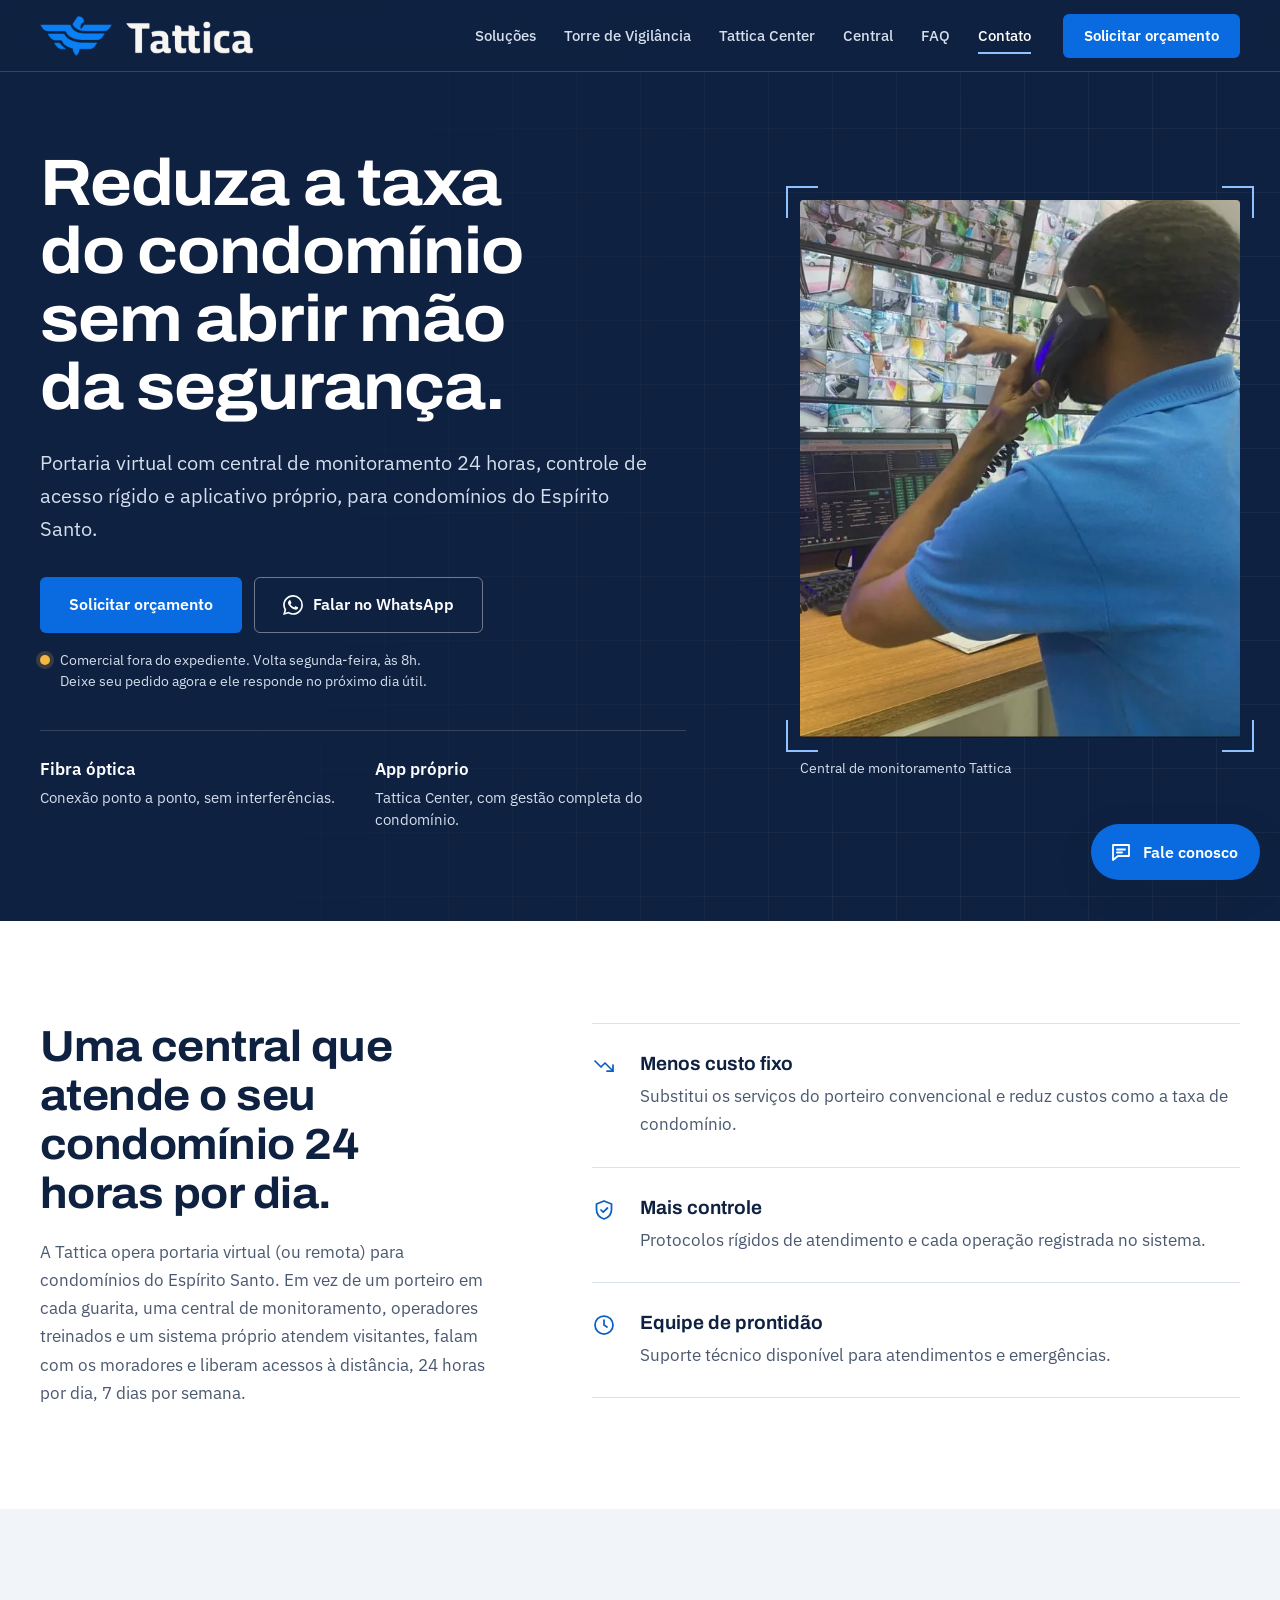
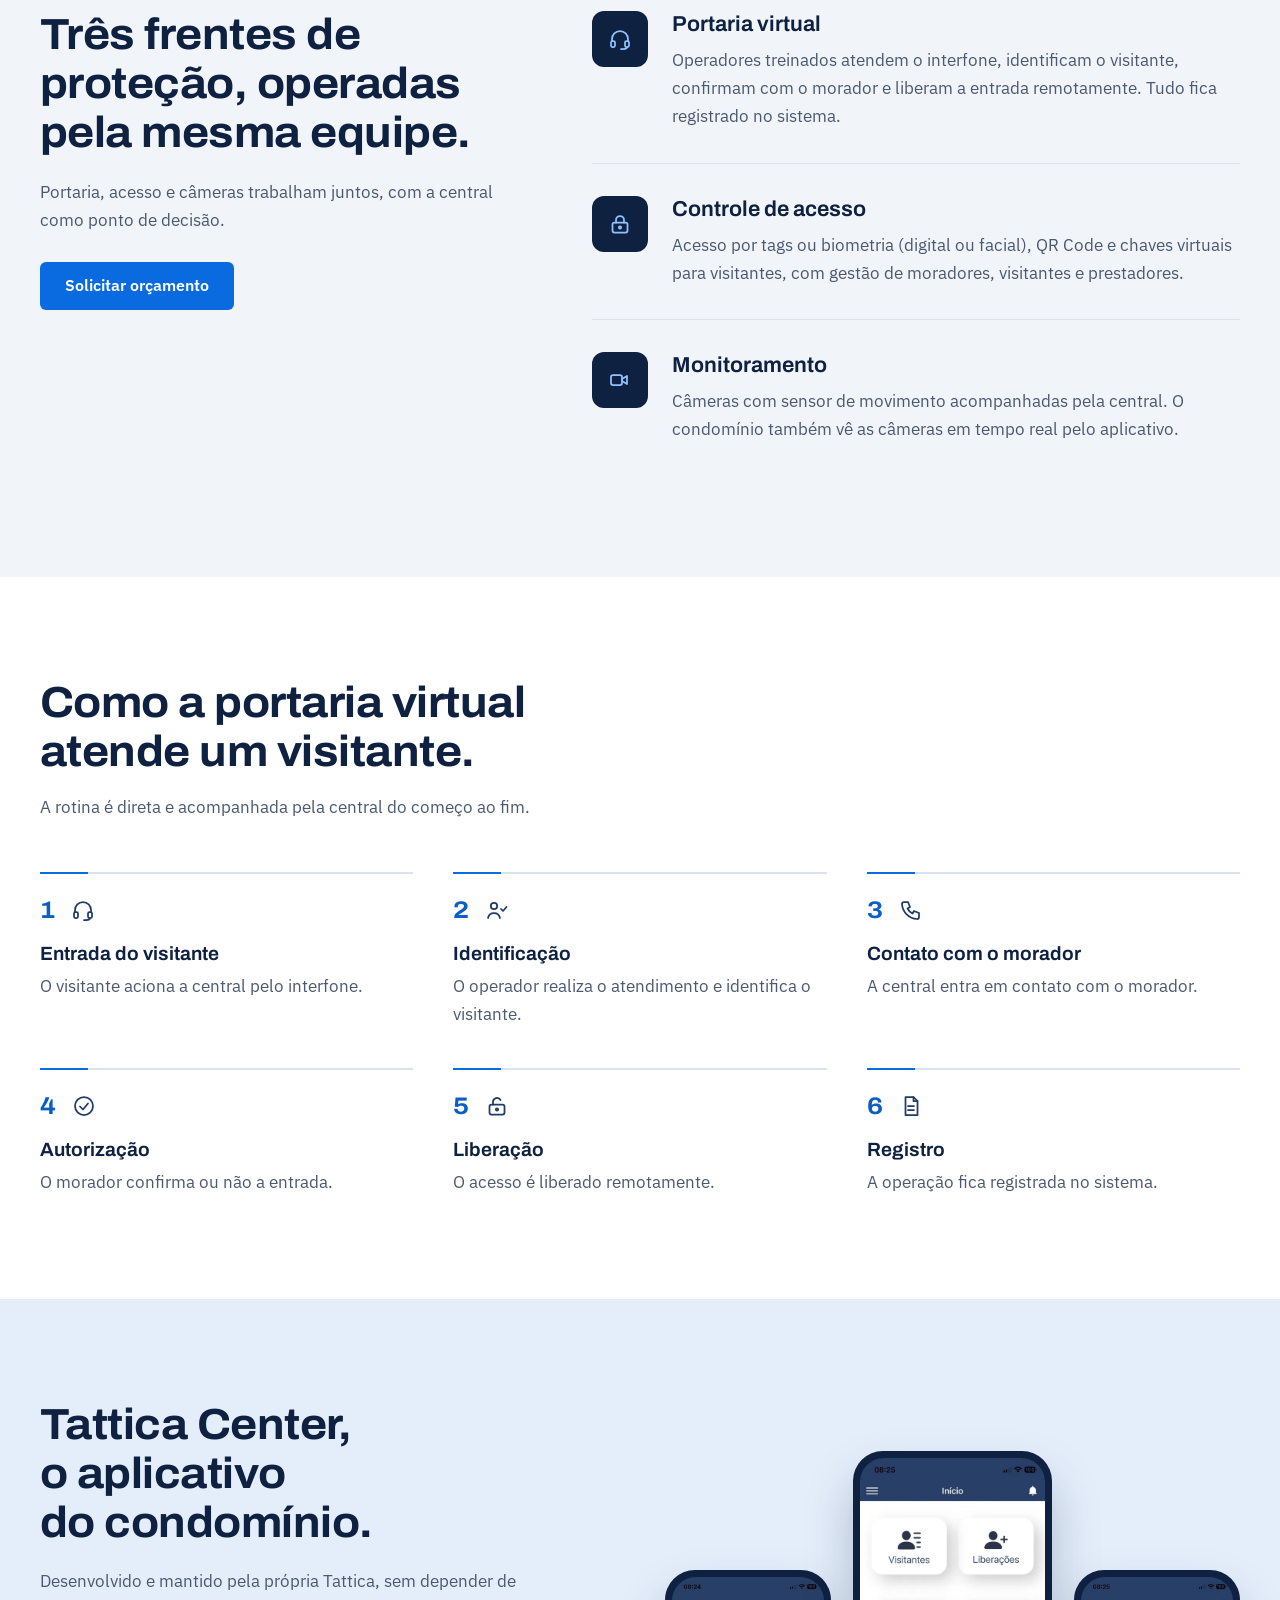
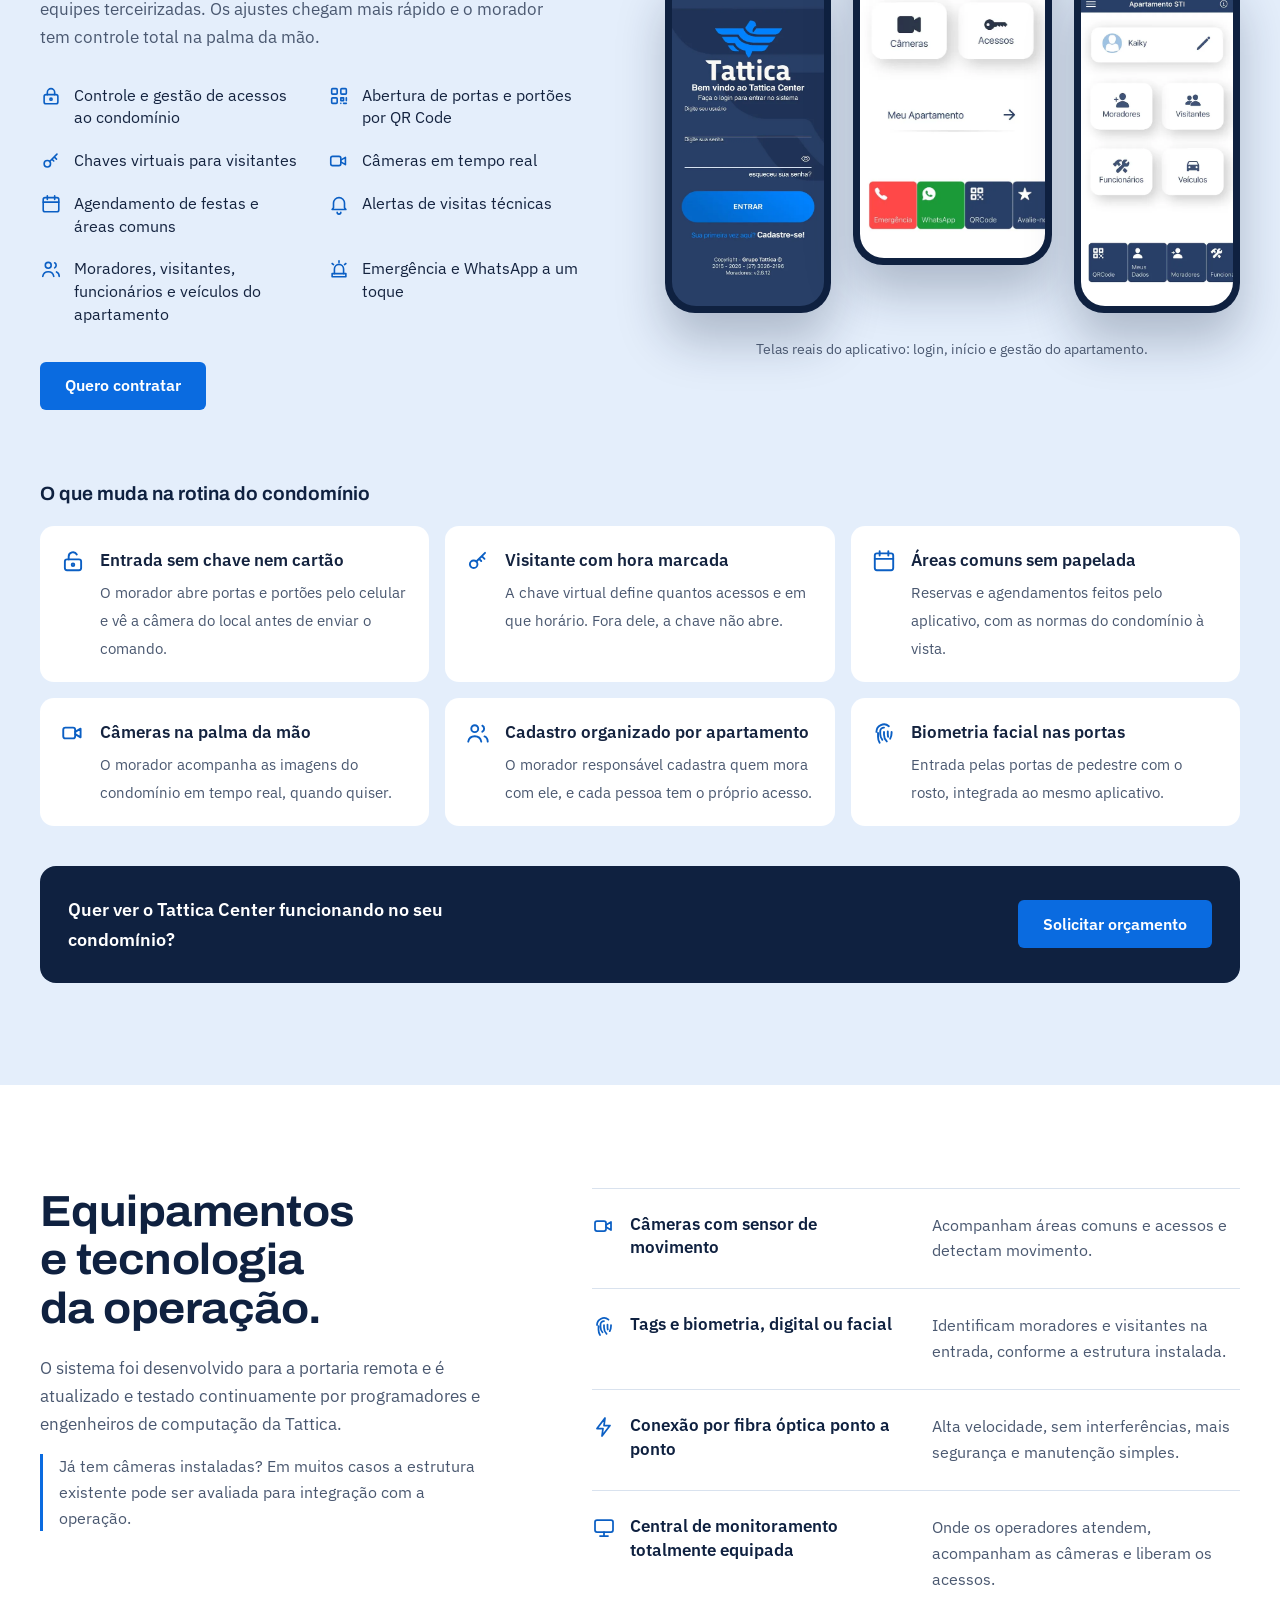
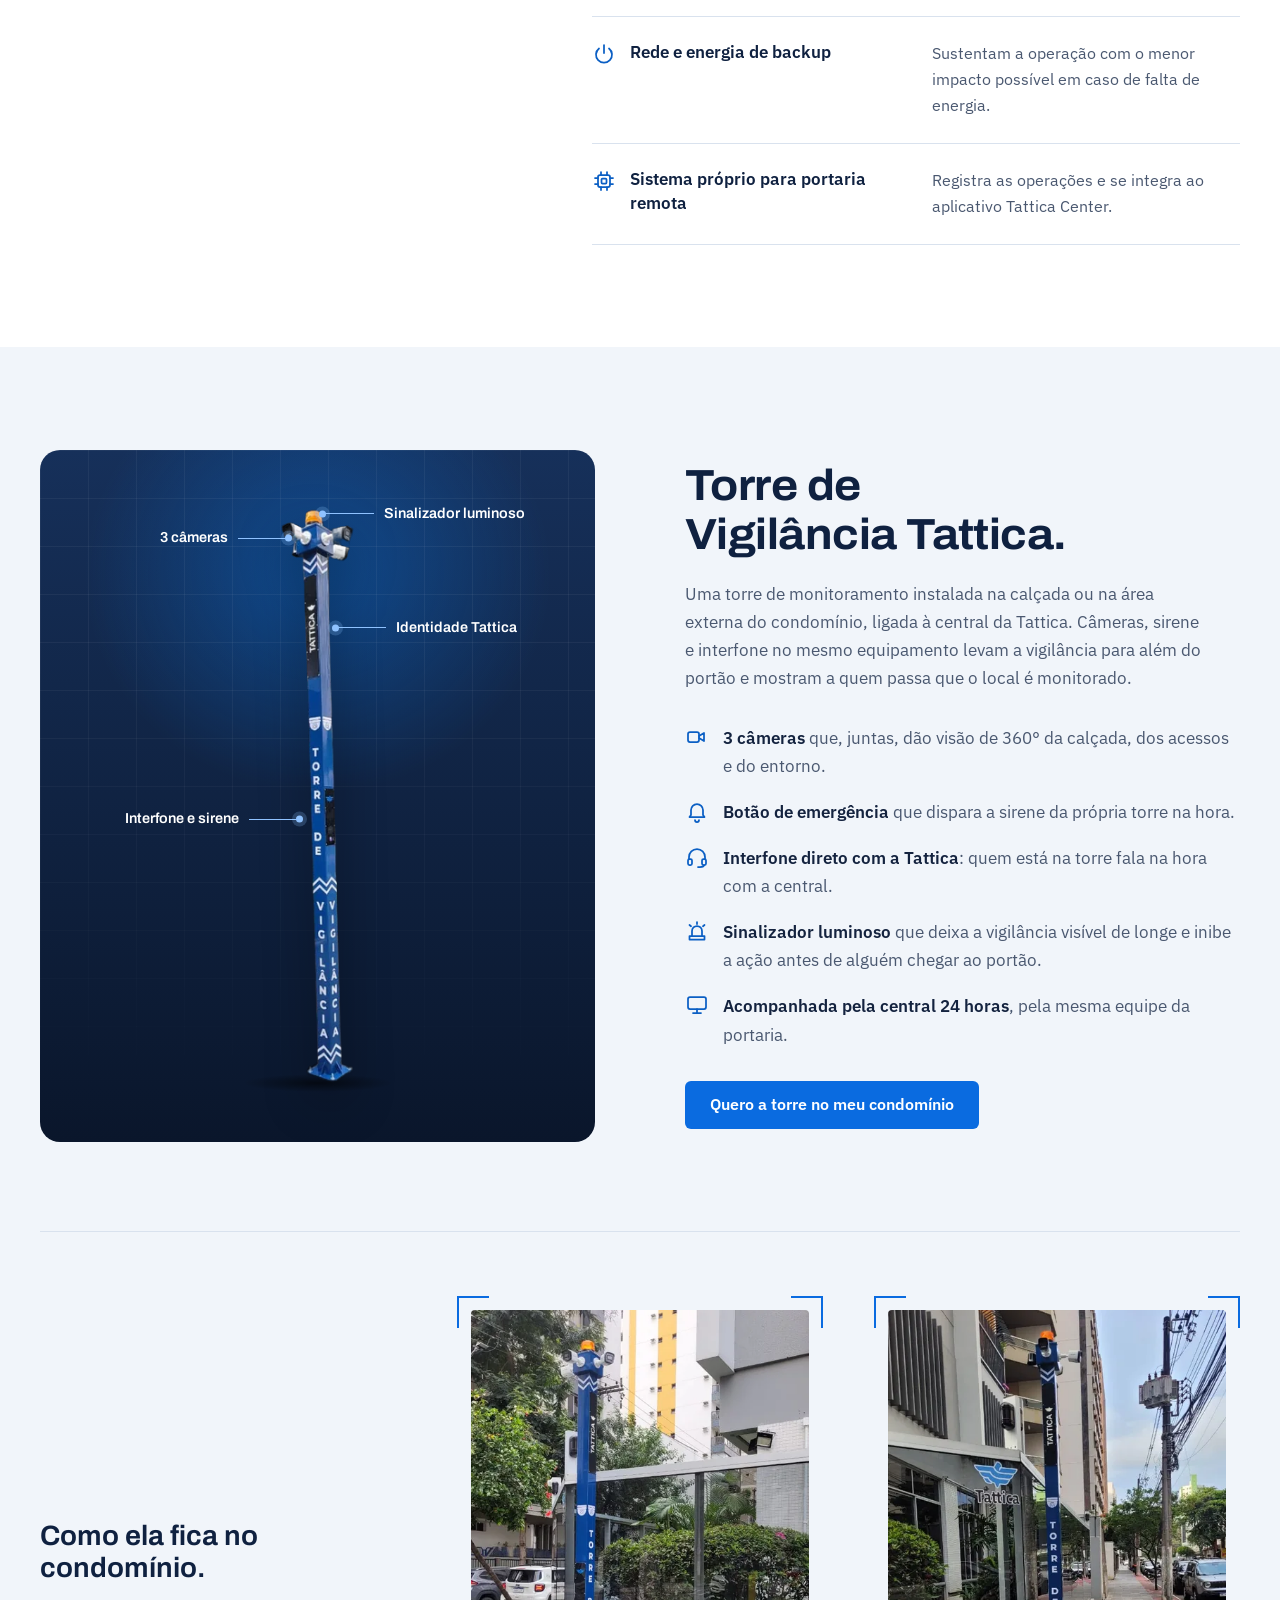
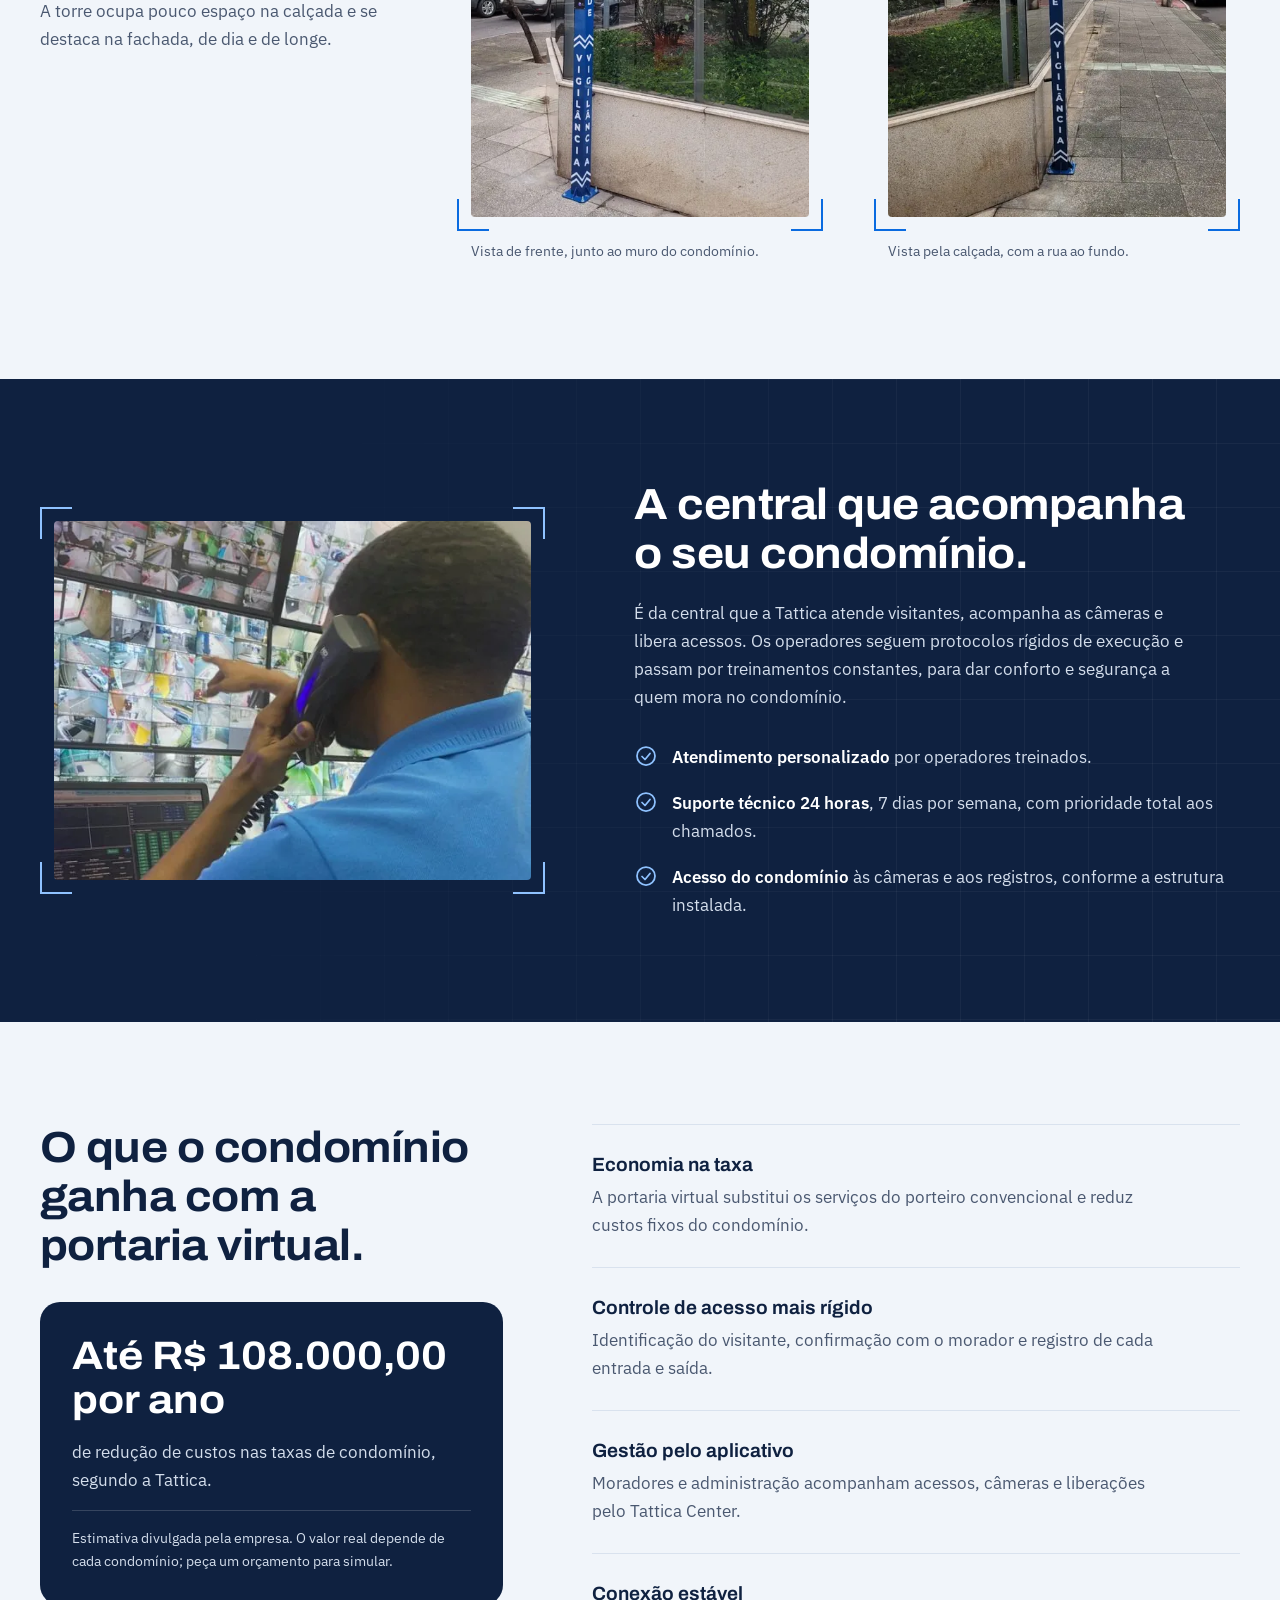
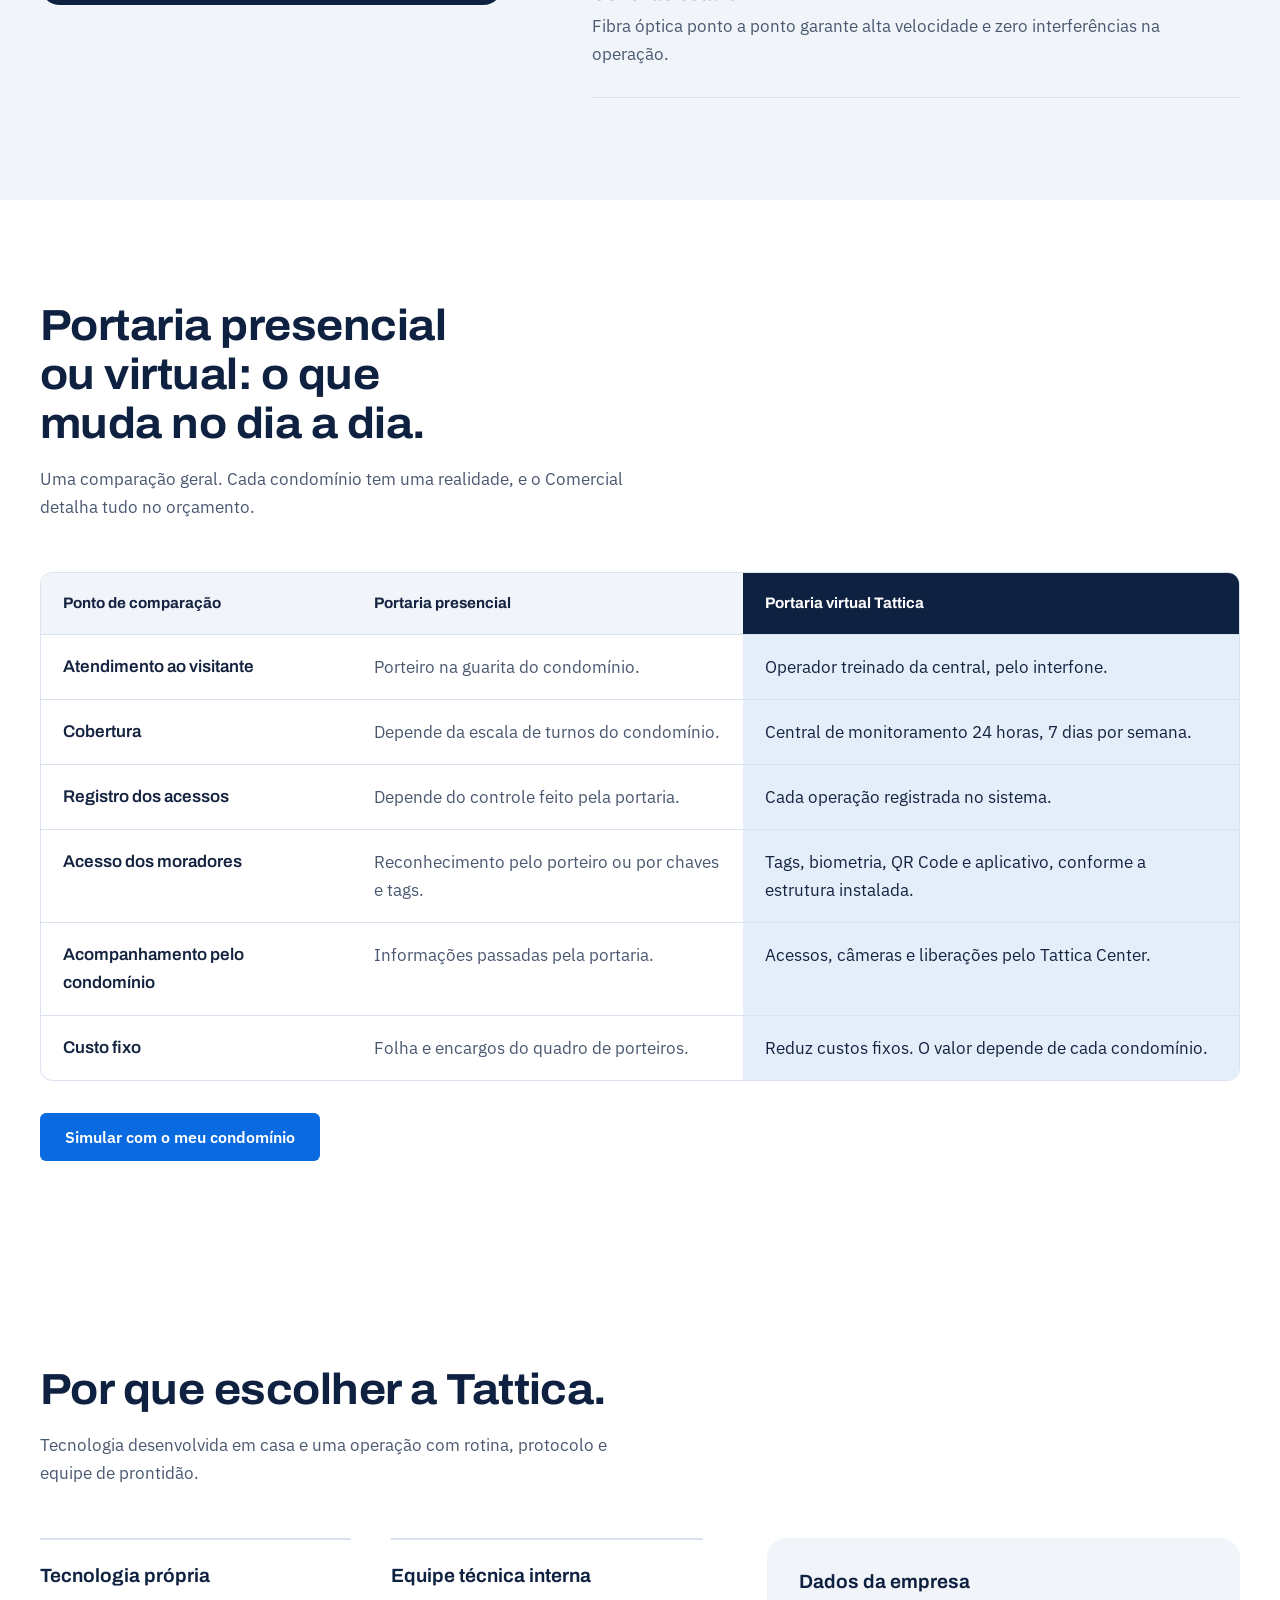
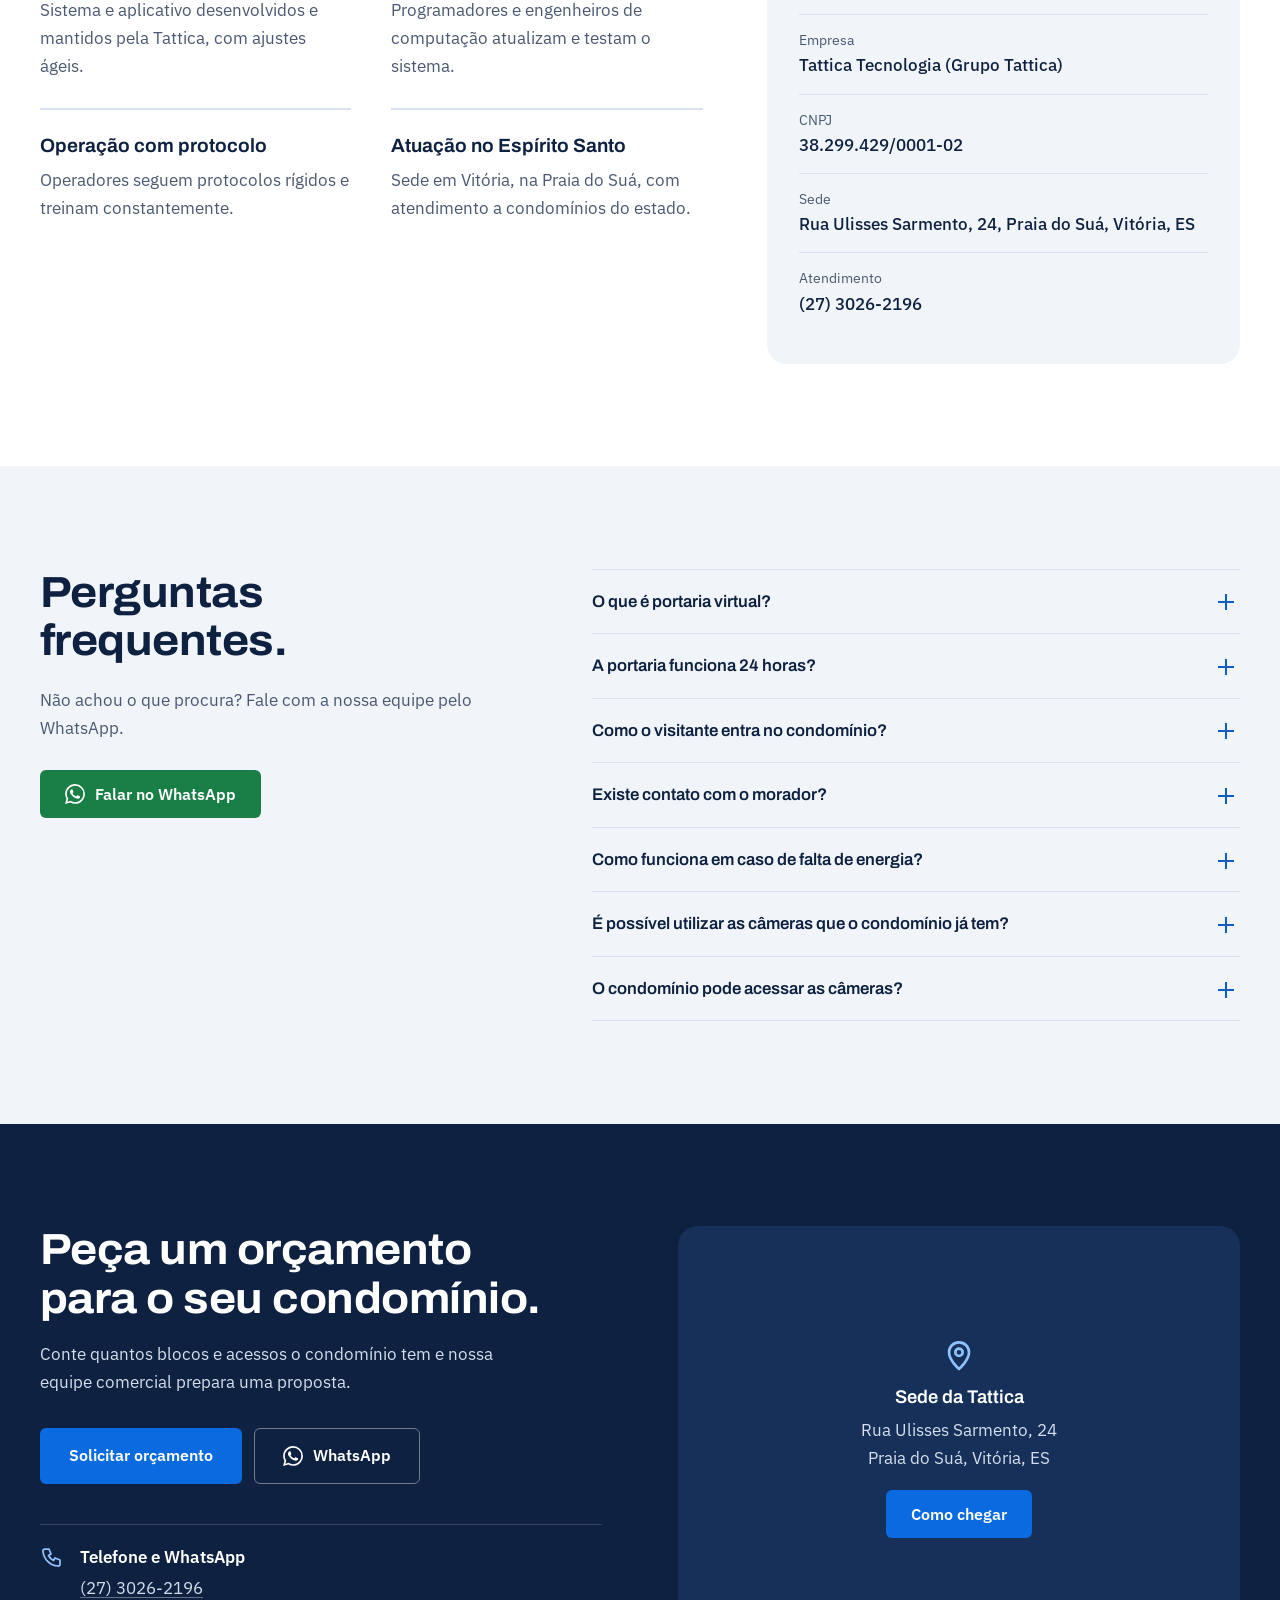
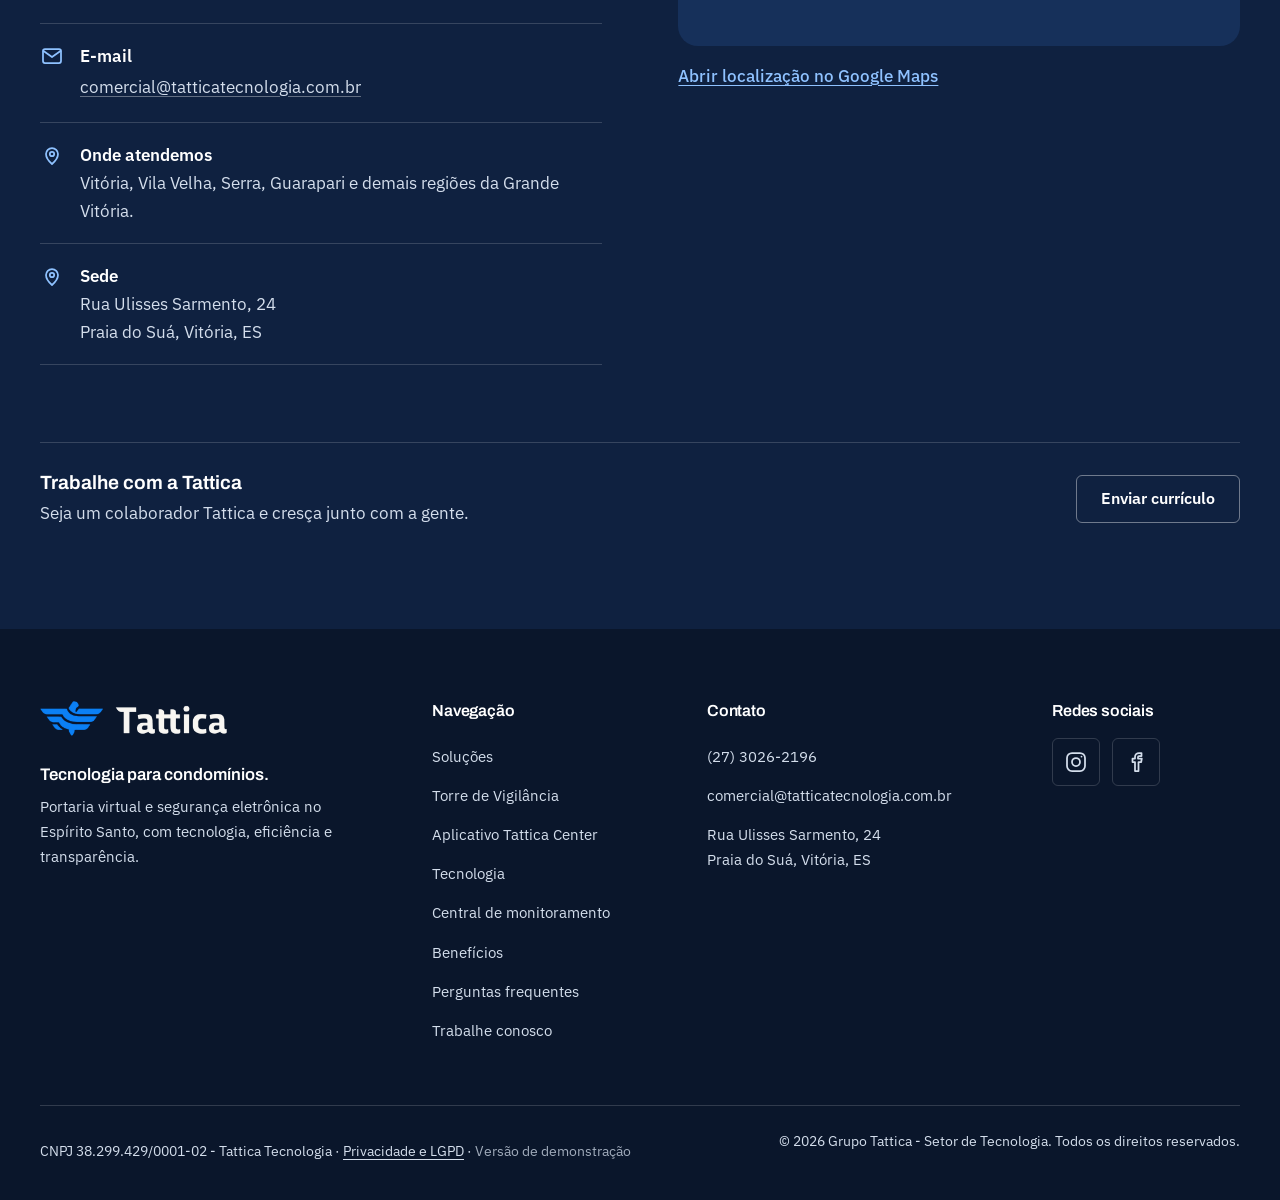
<file: index.html>
<!DOCTYPE html>
<html lang="pt-BR">
<head>
    <meta charset="UTF-8">
    <meta name="viewport" content="width=device-width, initial-scale=1.0">
    <meta name="theme-color" content="#0f2140">
    <title>TATTICA | Pioneira em Portaria Virtual no Espírito Santo</title>
    <meta name="description" content="Portaria virtual com monitoramento 24 horas, controle de acesso e o aplicativo Tattica Center. Reduza a taxa do condomínio sem abrir mão da segurança. Atendemos Vitória, Vila Velha, Serra, Guarapari e todo o Espírito Santo.">
    <meta property="og:title" content="TATTICA | Pioneira em Portaria Virtual no Espírito Santo">
    <meta property="og:description" content="Portaria virtual, monitoramento 24 horas e tecnologia própria para condomínios no Espírito Santo.">
    <meta property="og:type" content="website">
    <meta property="og:locale" content="pt_BR">
    <link rel="icon" type="image/png" href="images/favicon.png">
    <link rel="apple-touch-icon" href="images/apple-touch-icon.png">

    <link rel="preload" href="fonts/archivo-latin-wdth.woff2" as="font" type="font/woff2" crossorigin>
    <link rel="preload" href="fonts/ibm-plex-sans-latin-400.woff2" as="font" type="font/woff2" crossorigin>
    <link rel="stylesheet" href="styles.css">
    <link rel="stylesheet" href="chatbot.css">

    <script type="application/ld+json">
    {
        "@context": "https://schema.org",
        "@type": "LocalBusiness",
        "name": "Tattica Tecnologia",
        "alternateName": "Grupo Tattica",
        "description": "Portaria virtual, monitoramento 24 horas e controle de acesso para condomínios no Espírito Santo.",
        "url": "https://grupotattica.com.br/",
        "logo": "https://grupotattica.com.br/wp-content/uploads/2025/04/Logo-Tattica-novas-cores.png",
        "telephone": "+55 27 3026-2196",
        "email": "comercial@tatticatecnologia.com.br",
        "address": {
            "@type": "PostalAddress",
            "streetAddress": "Rua Ulisses Sarmento, 24, Praia do Suá",
            "addressLocality": "Vitória",
            "addressRegion": "ES",
            "postalCode": "29052-320",
            "addressCountry": "BR"
        },
        "areaServed": [
            { "@type": "City", "name": "Vitória" },
            { "@type": "City", "name": "Vila Velha" },
            { "@type": "City", "name": "Serra" },
            { "@type": "City", "name": "Guarapari" }
        ],
        "sameAs": [
            "https://www.instagram.com/grupotattica/",
            "https://www.facebook.com/grupotattica"
        ]
    }
    </script>
    <script type="application/ld+json">
    {
        "@context": "https://schema.org",
        "@type": "FAQPage",
        "mainEntity": [
            {
                "@type": "Question",
                "name": "O que é portaria virtual?",
                "acceptedAnswer": {
                    "@type": "Answer",
                    "text": "É a operação remota de acesso e monitoramento de um condomínio, com atendimento por uma central e apoio de sistemas de controle e comunicação."
                }
            },
            {
                "@type": "Question",
                "name": "A portaria funciona 24 horas?",
                "acceptedAnswer": {
                    "@type": "Answer",
                    "text": "Sim. A central acompanha os acessos e as ocorrências durante o dia todo."
                }
            },
            {
                "@type": "Question",
                "name": "Como o visitante entra no condomínio?",
                "acceptedAnswer": {
                    "@type": "Answer",
                    "text": "O visitante aciona a central pelo interfone e o operador realiza o atendimento e identifica a solicitação."
                }
            },
            {
                "@type": "Question",
                "name": "Existe contato com o morador?",
                "acceptedAnswer": {
                    "@type": "Answer",
                    "text": "Em geral, a central entra em contato com o morador ou responsável para confirmar a entrada."
                }
            },
            {
                "@type": "Question",
                "name": "Como funciona em caso de falta de energia?",
                "acceptedAnswer": {
                    "@type": "Answer",
                    "text": "A infraestrutura da operação conta com suporte técnico e recursos de contingência para manter a rotina funcionando com o menor impacto possível."
                }
            },
            {
                "@type": "Question",
                "name": "É possível utilizar as câmeras que o condomínio já tem?",
                "acceptedAnswer": {
                    "@type": "Answer",
                    "text": "Em muitos casos, sim. A infraestrutura existente pode ser avaliada para verificar a compatibilidade com a operação."
                }
            },
            {
                "@type": "Question",
                "name": "O condomínio pode acessar as câmeras?",
                "acceptedAnswer": {
                    "@type": "Answer",
                    "text": "Sim. O acesso às câmeras e aos registros é parte do acompanhamento da operação e pode ser disponibilizado conforme a estrutura do condomínio."
                }
            }
        ]
    }
    </script>
</head>
<body>

    <!-- Sprite de ícones (traço único, 24x24) -->
    <svg width="0" height="0" style="position:absolute" aria-hidden="true" focusable="false">
        <defs>
            <symbol id="i-shield" viewBox="0 0 24 24"><path d="M12 3 4.5 6v5.5c0 4.6 3.1 8.1 7.5 9.5 4.4-1.4 7.5-4.9 7.5-9.5V6L12 3Z"/><path d="m9 12 2.2 2.2L15.5 10"/></symbol>
            <symbol id="i-headset" viewBox="0 0 24 24"><path d="M4 14v-2a8 8 0 0 1 16 0v2"/><rect x="3" y="14" width="4" height="6" rx="1.5"/><rect x="17" y="14" width="4" height="6" rx="1.5"/><path d="M19 20c0 1.2-1.5 2-4 2h-2"/></symbol>
            <symbol id="i-lock" viewBox="0 0 24 24"><rect x="4.5" y="10.5" width="15" height="10" rx="2"/><path d="M8 10.5V8a4 4 0 0 1 8 0v2.5"/><circle cx="12" cy="15.5" r="1.2"/></symbol>
            <symbol id="i-unlock" viewBox="0 0 24 24"><rect x="4.5" y="10.5" width="15" height="10" rx="2"/><path d="M8 10.5V8a4 4 0 0 1 7.5-2"/><circle cx="12" cy="15.5" r="1.2"/></symbol>
            <symbol id="i-camera" viewBox="0 0 24 24"><path d="M3 9a2 2 0 0 1 2-2h7a2 2 0 0 1 2 2v6a2 2 0 0 1-2 2H5a2 2 0 0 1-2-2V9Z"/><path d="m14 11 5-3v8l-5-3"/></symbol>
            <symbol id="i-pin" viewBox="0 0 24 24"><path d="M12 21s6-5.2 6-10a6 6 0 1 0-12 0c0 4.8 6 10 6 10Z"/><circle cx="12" cy="11" r="2.2"/></symbol>
            <symbol id="i-phone" viewBox="0 0 24 24"><path d="M5 4h4l2 5-2.5 1.5a11 11 0 0 0 5 5L15 13l5 2v4a2 2 0 0 1-2 2A16 16 0 0 1 3 6a2 2 0 0 1 2-2Z"/></symbol>
            <symbol id="i-mail" viewBox="0 0 24 24"><rect x="3" y="5" width="18" height="14" rx="2"/><path d="m3.5 7 8.5 6 8.5-6"/></symbol>
            <symbol id="i-qr" viewBox="0 0 24 24"><rect x="4" y="4" width="6" height="6" rx="1"/><rect x="14" y="4" width="6" height="6" rx="1"/><rect x="4" y="14" width="6" height="6" rx="1"/><path d="M14 14h3v3h-3zM20 14v3M17 20h3M14 20v.01"/></symbol>
            <symbol id="i-calendar" viewBox="0 0 24 24"><rect x="3.5" y="5" width="17" height="15.5" rx="2"/><path d="M3.5 10h17M8 3v4M16 3v4"/></symbol>
            <symbol id="i-key" viewBox="0 0 24 24"><circle cx="8" cy="15" r="3.5"/><path d="m10.5 12.5 8-8M15.5 7.5l2.5 2.5M13 10l2 2"/></symbol>
            <symbol id="i-bell" viewBox="0 0 24 24"><path d="M6 16v-5a6 6 0 0 1 12 0v5l1.5 2h-15L6 16Z"/><path d="M10 21a2 2 0 0 0 4 0"/></symbol>
            <symbol id="i-users" viewBox="0 0 24 24"><circle cx="9" cy="8" r="3.2"/><path d="M3 20c.6-3.3 3-5 6-5s5.4 1.7 6 5"/><path d="M16 5.2a3.2 3.2 0 0 1 0 5.6M18 15.2c1.7.6 2.8 2 3 4.8"/></symbol>
            <symbol id="i-user-check" viewBox="0 0 24 24"><circle cx="9" cy="8" r="3.2"/><path d="M3 20c.6-3.3 3-5 6-5s5.4 1.7 6 5M16 11l2 2 3.5-4"/></symbol>
            <symbol id="i-zap" viewBox="0 0 24 24"><path d="M13 3 5 13.5h6L10 21l8-10.5h-6L13 3Z"/></symbol>
            <symbol id="i-cpu" viewBox="0 0 24 24"><rect x="6" y="6" width="12" height="12" rx="2"/><rect x="9.5" y="9.5" width="5" height="5" rx="1"/><path d="M9 3v3M15 3v3M9 18v3M15 18v3M3 9h3M3 15h3M18 9h3M18 15h3"/></symbol>
            <symbol id="i-power" viewBox="0 0 24 24"><path d="M12 3v8"/><path d="M7 6.5a8 8 0 1 0 10 0"/></symbol>
            <symbol id="i-monitor" viewBox="0 0 24 24"><rect x="3" y="4" width="18" height="12" rx="2"/><path d="M8 20h8M12 16v4"/></symbol>
            <symbol id="i-clock" viewBox="0 0 24 24"><circle cx="12" cy="12" r="9"/><path d="M12 7v5l3 2"/></symbol>
            <symbol id="i-trend-down" viewBox="0 0 24 24"><path d="m3 7 6 6 4-4 8 8"/><path d="M15 17h6v-6"/></symbol>
            <symbol id="i-check-circle" viewBox="0 0 24 24"><circle cx="12" cy="12" r="9"/><path d="m8 12.5 3 3 5-6"/></symbol>
            <symbol id="i-file" viewBox="0 0 24 24"><path d="M6.5 3h8l4 4v14h-12z"/><path d="M14.5 3v4h4M9 12h6M9 16h6"/></symbol>
            <symbol id="i-home" viewBox="0 0 24 24"><path d="M4 20V9l8-5 8 5v11"/><path d="M9 20v-6h6v6"/></symbol>
            <symbol id="i-siren" viewBox="0 0 24 24"><path d="M7 17v-5a5 5 0 0 1 10 0v5"/><path d="M4.5 17h15v3.5h-15zM12 3v2M4.5 6l1.5 1.2M19.5 6 18 7.2"/></symbol>
            <symbol id="i-fingerprint" viewBox="0 0 24 24"><path d="M5 11a7 7 0 0 1 11.5-5.3M19 11v1c0 2-.4 3.6-1.3 5.2M12 7a3.5 3.5 0 0 0-3.5 3.5V13c0 2 .7 3.8 2 5.3M12 11v2.5c0 2.6 1 4.7 2.6 6.3M15.5 10.5V13c0 .9.1 1.7.3 2.5M8 21c-.9-1.4-1.5-3.2-1.5-5.2V12"/></symbol>
            <symbol id="i-arrow-up" viewBox="0 0 24 24"><path d="m6 14 6-6 6 6"/></symbol>
            <symbol id="i-instagram" viewBox="0 0 24 24"><rect x="3" y="3" width="18" height="18" rx="5"/><circle cx="12" cy="12" r="4"/><path d="M17.5 6.5h.01"/></symbol>
            <symbol id="i-facebook" viewBox="0 0 24 24"><path d="M14 8.5V7c0-.6.4-1 1-1h2.5V3H15a4 4 0 0 0-4 4v1.5H8.5v3.5H11v9h3.5v-9h2.7l.6-3.5H14Z"/></symbol>
            <symbol id="i-whatsapp" viewBox="0 0 24 24"><path stroke="none" fill="currentColor" d="M17.472 14.382c-.297-.149-1.758-.867-2.03-.967-.273-.099-.471-.148-.67.15-.197.297-.767.966-.94 1.164-.173.199-.347.223-.644.075-.297-.15-1.255-.463-2.39-1.475-.883-.788-1.48-1.761-1.653-2.059-.173-.297-.018-.458.13-.606.134-.133.298-.347.446-.52.149-.174.198-.298.298-.497.099-.198.05-.371-.025-.52-.075-.149-.669-1.612-.916-2.207-.242-.579-.487-.5-.669-.51a12.8 12.8 0 0 0-.57-.01c-.198 0-.52.074-.792.372-.272.297-1.04 1.016-1.04 2.479 0 1.462 1.065 2.875 1.213 3.074.149.198 2.096 3.2 5.077 4.487.709.306 1.262.489 1.694.625.712.227 1.36.195 1.871.118.571-.085 1.758-.719 2.006-1.413.248-.694.248-1.289.173-1.413-.074-.124-.272-.198-.57-.347m-5.421 7.403h-.004a9.87 9.87 0 0 1-5.031-1.378l-.361-.214-3.741.982.998-3.648-.235-.374a9.86 9.86 0 0 1-1.51-5.26c.001-5.45 4.436-9.884 9.888-9.884 2.64 0 5.122 1.03 6.988 2.898a9.825 9.825 0 0 1 2.893 6.994c-.003 5.45-4.437 9.884-9.885 9.884m8.413-18.297A11.815 11.815 0 0 0 12.05 0C5.495 0 .16 5.335.157 11.892c0 2.096.547 4.142 1.588 5.945L.057 24l6.305-1.654a11.882 11.882 0 0 0 5.683 1.448h.005c6.554 0 11.89-5.335 11.893-11.893a11.821 11.821 0 0 0-3.48-8.413z"/></symbol>
        </defs>
    </svg>

    <a class="skip-link" href="#inicio">Ir para o conteúdo principal</a>

    <!-- 1. HEADER -->
    <header class="header" id="header">
        <div class="container header__container">
            <a href="#inicio" class="logo" aria-label="Tattica, ir para o início">
                <img src="images/logo-tattica-escuro.png" alt="Tattica" width="213" height="40">
            </a>

            <button type="button" class="menu-toggle" id="menu-toggle" aria-expanded="false" aria-controls="main-nav" aria-label="Abrir menu de navegação">
                <span class="hamburger"></span>
            </button>

            <nav class="main-nav" id="main-nav" aria-label="Principal">
                <ul class="nav-list">
                    <li><a href="#solucoes" class="nav-link">Soluções</a></li>
                    <li><a href="#torre" class="nav-link">Torre de Vigilância</a></li>
                    <li><a href="#tattica-center" class="nav-link">Tattica Center</a></li>
                    <li><a href="#central" class="nav-link">Central</a></li>
                    <li><a href="#faq" class="nav-link">FAQ</a></li>
                    <li><a href="#contato" class="nav-link">Contato</a></li>
                </ul>
                <a href="https://wa.me/552730262196?text=Ol%C3%A1!%20Gostaria%20de%20solicitar%20um%20or%C3%A7amento." target="_blank" rel="noopener noreferrer" class="btn btn--primary nav-cta quote-trigger" aria-haspopup="dialog" aria-controls="chat-panel">Solicitar orçamento</a>
            </nav>
        </div>
    </header>

    <main>
        <!-- 2. HERO -->
        <section id="inicio" class="hero" aria-labelledby="hero-title">
            <div class="container hero__grid">
                <div class="hero__copy">
                    <h1 id="hero-title" class="hero__title">Reduza a taxa do condomínio sem abrir mão da segurança.</h1>
                    <p class="hero__lead">Portaria virtual com central de monitoramento 24 horas, controle de acesso rígido e aplicativo próprio, para condomínios do Espírito Santo.</p>
                    <div class="hero__actions">
                        <a href="https://wa.me/552730262196?text=Ol%C3%A1!%20Gostaria%20de%20solicitar%20um%20or%C3%A7amento." target="_blank" rel="noopener noreferrer" class="btn btn--primary btn--lg quote-trigger" aria-haspopup="dialog" aria-controls="chat-panel">Solicitar orçamento</a>
                        <a href="https://wa.me/552730262196" class="btn btn--ghost btn--lg" target="_blank" rel="noopener noreferrer">
                            <svg class="icon" aria-hidden="true"><use href="#i-whatsapp"/></svg>
                            Falar no WhatsApp
                        </a>
                    </div>
                    <p class="atendimento" id="atendimento" role="status" hidden>
                        <span class="atendimento__dot" aria-hidden="true"></span>
                        <span class="atendimento__texto"></span>
                    </p>
                    <dl class="hero__facts">
                        <div>
                            <dt>Fibra óptica</dt>
                            <dd>Conexão ponto a ponto, sem interferências.</dd>
                        </div>
                        <div>
                            <dt>App próprio</dt>
                            <dd>Tattica Center, com gestão completa do condomínio.</dd>
                        </div>
                    </dl>
                </div>

                <figure class="hero__media">
                    <div class="viewfinder">
                        <img src="images/central-monitoramento.webp"
                             srcset="images/central-monitoramento-400.webp 400w, images/central-monitoramento.webp 585w"
                             sizes="(min-width: 1024px) 480px, (min-width: 640px) 420px, 88vw"
                             alt="Operador da central Tattica atendendo uma chamada diante do painel de câmeras"
                             width="585" height="715" fetchpriority="high" decoding="async">
                    </div>
                    <figcaption>Central de monitoramento Tattica</figcaption>
                </figure>
            </div>
        </section>

        <!-- ABAS (só aparecem no celular, com JavaScript; sem JavaScript a página inteira continua visível) -->
        <nav class="abas" id="abas" aria-label="Seções do site" hidden>
            <ul class="abas__lista">
                <li><a href="#apresentacao" class="abas__link" data-aba-link="portaria">Portaria</a></li>
                <li><a href="#solucoes" class="abas__link" data-aba-link="solucoes">Soluções</a></li>
                <li><a href="#tattica-center" class="abas__link" data-aba-link="app">Aplicativo</a></li>
                <li><a href="#central" class="abas__link" data-aba-link="central">Central</a></li>
                <li><a href="#faq" class="abas__link" data-aba-link="faq">FAQ</a></li>
            </ul>
        </nav>

        <!-- 3. APRESENTAÇÃO -->
        <section id="apresentacao" data-aba="portaria" class="section section--white" aria-labelledby="apresentacao-title">
            <div class="container split">
                <div class="split__lead">
                    <h2 id="apresentacao-title">Uma central que atende o seu condomínio 24 horas por dia.</h2>
                    <p>A Tattica opera portaria virtual (ou remota) para condomínios do Espírito Santo. Em vez de um porteiro em cada guarita, uma central de monitoramento, operadores treinados e um sistema próprio atendem visitantes, falam com os moradores e liberam acessos à distância, 24 horas por dia, 7 dias por semana.</p>
                </div>
                <ul class="points">
                    <li>
                        <svg class="icon" aria-hidden="true"><use href="#i-trend-down"/></svg>
                        <div>
                            <h3>Menos custo fixo</h3>
                            <p>Substitui os serviços do porteiro convencional e reduz custos como a taxa de condomínio.</p>
                        </div>
                    </li>
                    <li>
                        <svg class="icon" aria-hidden="true"><use href="#i-shield"/></svg>
                        <div>
                            <h3>Mais controle</h3>
                            <p>Protocolos rígidos de atendimento e cada operação registrada no sistema.</p>
                        </div>
                    </li>
                    <li>
                        <svg class="icon" aria-hidden="true"><use href="#i-clock"/></svg>
                        <div>
                            <h3>Equipe de prontidão</h3>
                            <p>Suporte técnico disponível para atendimentos e emergências.</p>
                        </div>
                    </li>
                </ul>
            </div>
        </section>

        <!-- 4. SOLUÇÕES -->
        <section id="solucoes" data-aba="solucoes" class="section section--paper" aria-labelledby="solucoes-title">
            <div class="container split split--sticky">
                <div class="split__lead">
                    <h2 id="solucoes-title">Três frentes de proteção, operadas pela mesma equipe.</h2>
                    <p>Portaria, acesso e câmeras trabalham juntos, com a central como ponto de decisão.</p>
                    <a href="https://wa.me/552730262196?text=Ol%C3%A1!%20Gostaria%20de%20solicitar%20um%20or%C3%A7amento." target="_blank" rel="noopener noreferrer" class="btn btn--primary quote-trigger" aria-haspopup="dialog" aria-controls="chat-panel">Solicitar orçamento</a>
                </div>

                <ul class="solutions">
                    <li class="solution">
                        <span class="solution__icon"><svg class="icon" aria-hidden="true"><use href="#i-headset"/></svg></span>
                        <div>
                            <h3>Portaria virtual</h3>
                            <p>Operadores treinados atendem o interfone, identificam o visitante, confirmam com o morador e liberam a entrada remotamente. Tudo fica registrado no sistema.</p>
                        </div>
                    </li>
                    <li class="solution">
                        <span class="solution__icon"><svg class="icon" aria-hidden="true"><use href="#i-lock"/></svg></span>
                        <div>
                            <h3>Controle de acesso</h3>
                            <p>Acesso por tags ou biometria (digital ou facial), QR Code e chaves virtuais para visitantes, com gestão de moradores, visitantes e prestadores.</p>
                        </div>
                    </li>
                    <li class="solution">
                        <span class="solution__icon"><svg class="icon" aria-hidden="true"><use href="#i-camera"/></svg></span>
                        <div>
                            <h3>Monitoramento</h3>
                            <p>Câmeras com sensor de movimento acompanhadas pela central. O condomínio também vê as câmeras em tempo real pelo aplicativo.</p>
                        </div>
                    </li>
                </ul>
            </div>
        </section>

        <!-- 4.1 COMO FUNCIONA -->
        <section id="como-funciona" data-aba="portaria" class="section section--white" aria-labelledby="como-title">
            <div class="container">
                <header class="section-head">
                    <h2 id="como-title">Como a portaria virtual atende um visitante.</h2>
                    <p>A rotina é direta e acompanhada pela central do começo ao fim.</p>
                </header>

                <ol class="steps">
                    <li class="step">
                        <span class="step__num" aria-hidden="true">1</span>
                        <svg class="icon" aria-hidden="true"><use href="#i-headset"/></svg>
                        <h3>Entrada do visitante</h3>
                        <p>O visitante aciona a central pelo interfone.</p>
                    </li>
                    <li class="step">
                        <span class="step__num" aria-hidden="true">2</span>
                        <svg class="icon" aria-hidden="true"><use href="#i-user-check"/></svg>
                        <h3>Identificação</h3>
                        <p>O operador realiza o atendimento e identifica o visitante.</p>
                    </li>
                    <li class="step">
                        <span class="step__num" aria-hidden="true">3</span>
                        <svg class="icon" aria-hidden="true"><use href="#i-phone"/></svg>
                        <h3>Contato com o morador</h3>
                        <p>A central entra em contato com o morador.</p>
                    </li>
                    <li class="step">
                        <span class="step__num" aria-hidden="true">4</span>
                        <svg class="icon" aria-hidden="true"><use href="#i-check-circle"/></svg>
                        <h3>Autorização</h3>
                        <p>O morador confirma ou não a entrada.</p>
                    </li>
                    <li class="step">
                        <span class="step__num" aria-hidden="true">5</span>
                        <svg class="icon" aria-hidden="true"><use href="#i-unlock"/></svg>
                        <h3>Liberação</h3>
                        <p>O acesso é liberado remotamente.</p>
                    </li>
                    <li class="step">
                        <span class="step__num" aria-hidden="true">6</span>
                        <svg class="icon" aria-hidden="true"><use href="#i-file"/></svg>
                        <h3>Registro</h3>
                        <p>A operação fica registrada no sistema.</p>
                    </li>
                </ol>
            </div>
        </section>

        <!-- 5. TATTICA CENTER -->
        <section id="tattica-center" data-aba="app" class="section section--app" aria-labelledby="app-title">
            <div class="container app">
                <div class="app__copy">
                    <h2 id="app-title">Tattica Center, o aplicativo do condomínio.</h2>
                    <p>Desenvolvido e mantido pela própria Tattica, sem depender de equipes terceirizadas. Os ajustes chegam mais rápido e o morador tem controle total na palma da mão.</p>

                    <ul class="features">
                        <li><svg class="icon" aria-hidden="true"><use href="#i-lock"/></svg><span>Controle e gestão de acessos ao condomínio</span></li>
                        <li><svg class="icon" aria-hidden="true"><use href="#i-qr"/></svg><span>Abertura de portas e portões por QR Code</span></li>
                        <li><svg class="icon" aria-hidden="true"><use href="#i-key"/></svg><span>Chaves virtuais para visitantes</span></li>
                        <li><svg class="icon" aria-hidden="true"><use href="#i-camera"/></svg><span>Câmeras em tempo real</span></li>
                        <li><svg class="icon" aria-hidden="true"><use href="#i-calendar"/></svg><span>Agendamento de festas e áreas comuns</span></li>
                        <li><svg class="icon" aria-hidden="true"><use href="#i-bell"/></svg><span>Alertas de visitas técnicas</span></li>
                        <li><svg class="icon" aria-hidden="true"><use href="#i-users"/></svg><span>Moradores, visitantes, funcionários e veículos do apartamento</span></li>
                        <li><svg class="icon" aria-hidden="true"><use href="#i-siren"/></svg><span>Emergência e WhatsApp a um toque</span></li>
                    </ul>

                    <a href="https://wa.me/552730262196?text=Ol%C3%A1!%20Gostaria%20de%20solicitar%20um%20or%C3%A7amento." target="_blank" rel="noopener noreferrer" class="btn btn--primary quote-trigger" aria-haspopup="dialog" aria-controls="chat-panel">Quero contratar</a>
                </div>

                <div class="app__visual">
                    <div class="phones" role="group" aria-label="Telas do aplicativo Tattica Center" tabindex="0">
                        <figure class="phone phone--side">
                            <div class="phone__screen"><img src="images/app-login.webp" width="480" height="1038" loading="lazy" decoding="async" alt="Tela de login do Tattica Center com o logotipo da Tattica"></div>
                        </figure>
                        <figure class="phone phone--main">
                            <div class="phone__screen"><img src="images/app-inicio.webp" width="480" height="1038" loading="lazy" decoding="async" alt="Tela inicial do Tattica Center com os atalhos Visitantes, Liberações, Câmeras e Acessos"></div>
                        </figure>
                        <figure class="phone phone--side">
                            <div class="phone__screen"><img src="images/app-apartamento.webp" width="480" height="1038" loading="lazy" decoding="async" alt="Tela Meu Apartamento do Tattica Center com Moradores, Visitantes, Funcionários e Veículos"></div>
                        </figure>
                    </div>
                    <p class="app__caption">Telas reais do aplicativo: login, início e gestão do apartamento.</p>
                </div>
            </div>

            <div class="container app-extra">
                <div class="app-extra__block">
                    <h3>O que muda na rotina do condomínio</h3>
                    <ul class="app-cards">
                        <li><svg class="icon" aria-hidden="true"><use href="#i-unlock"/></svg><div><strong>Entrada sem chave nem cartão</strong><span>O morador abre portas e portões pelo celular e vê a câmera do local antes de enviar o comando.</span></div></li>
                        <li><svg class="icon" aria-hidden="true"><use href="#i-key"/></svg><div><strong>Visitante com hora marcada</strong><span>A chave virtual define quantos acessos e em que horário. Fora dele, a chave não abre.</span></div></li>
                        <li><svg class="icon" aria-hidden="true"><use href="#i-calendar"/></svg><div><strong>Áreas comuns sem papelada</strong><span>Reservas e agendamentos feitos pelo aplicativo, com as normas do condomínio à vista.</span></div></li>
                        <li><svg class="icon" aria-hidden="true"><use href="#i-camera"/></svg><div><strong>Câmeras na palma da mão</strong><span>O morador acompanha as imagens do condomínio em tempo real, quando quiser.</span></div></li>
                        <li><svg class="icon" aria-hidden="true"><use href="#i-users"/></svg><div><strong>Cadastro organizado por apartamento</strong><span>O morador responsável cadastra quem mora com ele, e cada pessoa tem o próprio acesso.</span></div></li>
                        <li><svg class="icon" aria-hidden="true"><use href="#i-fingerprint"/></svg><div><strong>Biometria facial nas portas</strong><span>Entrada pelas portas de pedestre com o rosto, integrada ao mesmo aplicativo.</span></div></li>
                    </ul>
                </div>

                <div class="app-extra__cta">
                    <p>Quer ver o Tattica Center funcionando no seu condomínio?</p>
                    <a href="https://wa.me/552730262196?text=Ol%C3%A1!%20Gostaria%20de%20solicitar%20um%20or%C3%A7amento." target="_blank" rel="noopener noreferrer" class="btn btn--primary quote-trigger" aria-haspopup="dialog" aria-controls="chat-panel">Solicitar orçamento</a>
                </div>
            </div>
        </section>

        <!-- 6. EQUIPAMENTOS E TECNOLOGIA -->
        <section id="tecnologia" data-aba="solucoes" class="section section--white" aria-labelledby="tec-title">
            <div class="container split">
                <div class="split__lead">
                    <h2 id="tec-title">Equipamentos e tecnologia da operação.</h2>
                    <p>O sistema foi desenvolvido para a portaria remota e é atualizado e testado continuamente por programadores e engenheiros de computação da Tattica.</p>
                    <p class="note">Já tem câmeras instaladas? Em muitos casos a estrutura existente pode ser avaliada para integração com a operação.</p>
                </div>

                <dl class="specs">
                    <div class="spec">
                        <dt><svg class="icon" aria-hidden="true"><use href="#i-camera"/></svg>Câmeras com sensor de movimento</dt>
                        <dd>Acompanham áreas comuns e acessos e detectam movimento.</dd>
                    </div>
                    <div class="spec">
                        <dt><svg class="icon" aria-hidden="true"><use href="#i-fingerprint"/></svg>Tags e biometria, digital ou facial</dt>
                        <dd>Identificam moradores e visitantes na entrada, conforme a estrutura instalada.</dd>
                    </div>
                    <div class="spec">
                        <dt><svg class="icon" aria-hidden="true"><use href="#i-zap"/></svg>Conexão por fibra óptica ponto a ponto</dt>
                        <dd>Alta velocidade, sem interferências, mais segurança e manutenção simples.</dd>
                    </div>
                    <div class="spec">
                        <dt><svg class="icon" aria-hidden="true"><use href="#i-monitor"/></svg>Central de monitoramento totalmente equipada</dt>
                        <dd>Onde os operadores atendem, acompanham as câmeras e liberam os acessos.</dd>
                    </div>
                    <div class="spec">
                        <dt><svg class="icon" aria-hidden="true"><use href="#i-power"/></svg>Rede e energia de backup</dt>
                        <dd>Sustentam a operação com o menor impacto possível em caso de falta de energia.</dd>
                    </div>
                    <div class="spec">
                        <dt><svg class="icon" aria-hidden="true"><use href="#i-cpu"/></svg>Sistema próprio para portaria remota</dt>
                        <dd>Registra as operações e se integra ao aplicativo Tattica Center.</dd>
                    </div>
                </dl>
            </div>
        </section>

        <!-- 6b. TORRE DE VIGILÂNCIA -->
        <!-- Confirmar com a Tattica antes de publicar: alcance das câmeras e energia de backup da torre. -->
        <section id="torre" data-aba="solucoes" class="section section--paper" aria-labelledby="torre-title">
            <div class="container torre">
                <figure class="torre__stage">
                    <div class="torre__figure">
                        <img src="images/torre-vigilancia.webp"
                             srcset="images/torre-vigilancia-640.webp 87w, images/torre-vigilancia.webp 162w"
                             sizes="(max-width: 639px) 60px, 82px"
                             alt="Torre de Vigilância Tattica: poste azul com três câmeras e sinalizador luminoso no topo e painel com interfone e botão de emergência"
                             width="162" height="1200" loading="lazy" decoding="async">
                        <span class="torre__callout torre__callout--right" style="--y: -.6%; --x: 56%">Sinalizador luminoso</span>
                        <span class="torre__callout torre__callout--left" style="--y: 3.6%; --x: 86%">3 câmeras</span>
                        <span class="torre__callout torre__callout--right" style="--y: 19%">Identidade Tattica</span>
                        <span class="torre__callout torre__callout--left" style="--y: 52%">Interfone e sirene</span>
                    </div>
                </figure>

                <div class="torre__copy">
                    <h2 id="torre-title">Torre de Vigilância Tattica.</h2>
                    <p>Uma torre de monitoramento instalada na calçada ou na área externa do condomínio, ligada à central da Tattica. Câmeras, sirene e interfone no mesmo equipamento levam a vigilância para além do portão e mostram a quem passa que o local é monitorado.</p>
                    <ul class="ticks ticks--light">
                        <li><svg class="icon" aria-hidden="true"><use href="#i-camera"/></svg><span><strong>3 câmeras</strong> que, juntas, dão visão de 360° da calçada, dos acessos e do entorno.</span></li>
                        <li><svg class="icon" aria-hidden="true"><use href="#i-bell"/></svg><span><strong>Botão de emergência</strong> que dispara a sirene da própria torre na hora.</span></li>
                        <li><svg class="icon" aria-hidden="true"><use href="#i-headset"/></svg><span><strong>Interfone direto com a Tattica</strong>: quem está na torre fala na hora com a central.</span></li>
                        <li><svg class="icon" aria-hidden="true"><use href="#i-siren"/></svg><span><strong>Sinalizador luminoso</strong> que deixa a vigilância visível de longe e inibe a ação antes de alguém chegar ao portão.</span></li>
                        <li><svg class="icon" aria-hidden="true"><use href="#i-monitor"/></svg><span><strong>Acompanhada pela central 24 horas</strong>, pela mesma equipe da portaria.</span></li>
                    </ul>
                    <a href="https://wa.me/552730262196?text=Ol%C3%A1!%20Gostaria%20de%20solicitar%20um%20or%C3%A7amento." target="_blank" rel="noopener noreferrer" class="btn btn--primary quote-trigger" aria-haspopup="dialog" aria-controls="chat-panel">Quero a torre no meu condomínio</a>
                </div>
            </div>

            <div class="container torre-ambiente">
                <div class="torre-ambiente__lead">
                    <h3>Como ela fica no condomínio.</h3>
                    <p>A torre ocupa pouco espaço na calçada e se destaca na fachada, de dia e de longe.</p>
                </div>
                <figure class="torre-ambiente__foto">
                    <div class="viewfinder">
                        <img src="images/torre-ambiente-frente.webp"
                             srcset="images/torre-ambiente-frente-480.webp 480w, images/torre-ambiente-frente.webp 720w"
                             sizes="(max-width: 639px) 45vw, (max-width: 1023px) 40vw, 300px"
                             alt="Torre de Vigilância Tattica instalada na calçada, em frente ao muro de vidro de um condomínio"
                             width="720" height="1080" loading="lazy" decoding="async">
                    </div>
                    <figcaption>Vista de frente, junto ao muro do condomínio.</figcaption>
                </figure>
                <figure class="torre-ambiente__foto">
                    <div class="viewfinder">
                        <img src="images/torre-ambiente-calcada.webp"
                             srcset="images/torre-ambiente-calcada-480.webp 480w, images/torre-ambiente-calcada.webp 720w"
                             sizes="(max-width: 639px) 45vw, (max-width: 1023px) 40vw, 300px"
                             alt="Torre de Vigilância Tattica vista pela calçada, ao lado da fachada com a marca Tattica"
                             width="720" height="1080" loading="lazy" decoding="async">
                    </div>
                    <figcaption>Vista pela calçada, com a rua ao fundo.</figcaption>
                </figure>
            </div>
        </section>

        <!-- 7. CENTRAL DE MONITORAMENTO -->
        <section id="central" data-aba="central" class="section section--dark" aria-labelledby="central-title">
            <div class="container central">
                <figure class="central__media">
                    <div class="viewfinder">
                        <img src="images/central-painel.webp"
                             alt="Operador apontando para o painel de câmeras na central de monitoramento Tattica"
                             width="555" height="417" loading="lazy" decoding="async">
                    </div>
                </figure>

                <div class="central__copy">
                    <h2 id="central-title">A central que acompanha o seu condomínio.</h2>
                    <p>É da central que a Tattica atende visitantes, acompanha as câmeras e libera acessos. Os operadores seguem protocolos rígidos de execução e passam por treinamentos constantes, para dar conforto e segurança a quem mora no condomínio.</p>
                    <ul class="ticks">
                        <li><svg class="icon" aria-hidden="true"><use href="#i-check-circle"/></svg><span><strong>Atendimento personalizado</strong> por operadores treinados.</span></li>
                        <li><svg class="icon" aria-hidden="true"><use href="#i-check-circle"/></svg><span><strong>Suporte técnico 24 horas</strong>, 7 dias por semana, com prioridade total aos chamados.</span></li>
                        <li><svg class="icon" aria-hidden="true"><use href="#i-check-circle"/></svg><span><strong>Acesso do condomínio</strong> às câmeras e aos registros, conforme a estrutura instalada.</span></li>
                    </ul>
                </div>
            </div>
        </section>

        <!-- 8. BENEFÍCIOS PARA CONDOMÍNIOS -->
        <section id="beneficios" data-aba="portaria" class="section section--paper" aria-labelledby="beneficios-title">
            <div class="container split">
                <div class="split__lead">
                    <h2 id="beneficios-title">O que o condomínio ganha com a portaria virtual.</h2>
                    <div class="claim">
                        <p class="claim__value">Até R$ 108.000,00 por ano</p>
                        <p class="claim__text">de redução de custos nas taxas de condomínio, segundo a Tattica.</p>
                        <p class="claim__note">Estimativa divulgada pela empresa. O valor real depende de cada condomínio; peça um orçamento para simular.</p>
                    </div>
                </div>

                <ul class="benefits">
                    <li>
                        <h3>Economia na taxa</h3>
                        <p>A portaria virtual substitui os serviços do porteiro convencional e reduz custos fixos do condomínio.</p>
                    </li>
                    <li>
                        <h3>Controle de acesso mais rígido</h3>
                        <p>Identificação do visitante, confirmação com o morador e registro de cada entrada e saída.</p>
                    </li>
                    <li>
                        <h3>Gestão pelo aplicativo</h3>
                        <p>Moradores e administração acompanham acessos, câmeras e liberações pelo Tattica Center.</p>
                    </li>
                    <li>
                        <h3>Conexão estável</h3>
                        <p>Fibra óptica ponto a ponto garante alta velocidade e zero interferências na operação.</p>
                    </li>
                </ul>
            </div>
        </section>

        <!-- 8.1 COMPARATIVO: portaria presencial x virtual (argumentos gerais; o Comercial deve validar cada linha) -->
        <section id="comparativo" data-aba="portaria" class="section section--white" aria-labelledby="comparativo-title">
            <div class="container">
                <header class="section-head">
                    <h2 id="comparativo-title">Portaria presencial ou virtual: o que muda no dia a dia.</h2>
                    <p>Uma comparação geral. Cada condomínio tem uma realidade, e o Comercial detalha tudo no orçamento.</p>
                </header>

                <table class="compare">
                    <caption class="visually-hidden">Comparação entre portaria presencial e portaria virtual Tattica</caption>
                    <thead>
                        <tr>
                            <th scope="col">Ponto de comparação</th>
                            <th scope="col">Portaria presencial</th>
                            <th scope="col" class="compare__tattica">Portaria virtual Tattica</th>
                        </tr>
                    </thead>
                    <tbody>
                        <tr>
                            <th scope="row">Atendimento ao visitante</th>
                            <td data-label="Portaria presencial">Porteiro na guarita do condomínio.</td>
                            <td data-label="Portaria virtual Tattica" class="compare__tattica">Operador treinado da central, pelo interfone.</td>
                        </tr>
                        <tr>
                            <th scope="row">Cobertura</th>
                            <td data-label="Portaria presencial">Depende da escala de turnos do condomínio.</td>
                            <td data-label="Portaria virtual Tattica" class="compare__tattica">Central de monitoramento 24 horas, 7 dias por semana.</td>
                        </tr>
                        <tr>
                            <th scope="row">Registro dos acessos</th>
                            <td data-label="Portaria presencial">Depende do controle feito pela portaria.</td>
                            <td data-label="Portaria virtual Tattica" class="compare__tattica">Cada operação registrada no sistema.</td>
                        </tr>
                        <tr>
                            <th scope="row">Acesso dos moradores</th>
                            <td data-label="Portaria presencial">Reconhecimento pelo porteiro ou por chaves e tags.</td>
                            <td data-label="Portaria virtual Tattica" class="compare__tattica">Tags, biometria, QR Code e aplicativo, conforme a estrutura instalada.</td>
                        </tr>
                        <tr>
                            <th scope="row">Acompanhamento pelo condomínio</th>
                            <td data-label="Portaria presencial">Informações passadas pela portaria.</td>
                            <td data-label="Portaria virtual Tattica" class="compare__tattica">Acessos, câmeras e liberações pelo Tattica Center.</td>
                        </tr>
                        <tr>
                            <th scope="row">Custo fixo</th>
                            <td data-label="Portaria presencial">Folha e encargos do quadro de porteiros.</td>
                            <td data-label="Portaria virtual Tattica" class="compare__tattica">Reduz custos fixos. O valor depende de cada condomínio.</td>
                        </tr>
                    </tbody>
                </table>

                <p class="compare__cta">
                    <a href="https://wa.me/552730262196?text=Ol%C3%A1!%20Gostaria%20de%20solicitar%20um%20or%C3%A7amento." target="_blank" rel="noopener noreferrer" class="btn btn--primary quote-trigger" aria-haspopup="dialog" aria-controls="chat-panel">Simular com o meu condomínio</a>
                </p>
            </div>
        </section>

        <!-- 9. CREDIBILIDADE E DIFERENCIAIS -->
        <section id="diferenciais" data-aba="central" class="section section--white" aria-labelledby="dif-title">
            <div class="container">
                <header class="section-head">
                    <h2 id="dif-title">Por que escolher a Tattica.</h2>
                    <p>Tecnologia desenvolvida em casa e uma operação com rotina, protocolo e equipe de prontidão.</p>
                </header>

                <div class="why">
                    <ul class="why__list">
                        <li>
                            <h3>Tecnologia própria</h3>
                            <p>Sistema e aplicativo desenvolvidos e mantidos pela Tattica, com ajustes ágeis.</p>
                        </li>
                        <li>
                            <h3>Equipe técnica interna</h3>
                            <p>Programadores e engenheiros de computação atualizam e testam o sistema.</p>
                        </li>
                        <li>
                            <h3>Operação com protocolo</h3>
                            <p>Operadores seguem protocolos rígidos e treinam constantemente.</p>
                        </li>
                        <li>
                            <h3>Atuação no Espírito Santo</h3>
                            <p>Sede em Vitória, na Praia do Suá, com atendimento a condomínios do estado.</p>
                        </li>
                    </ul>

                    <aside class="company" aria-label="Dados da empresa">
                        <h3>Dados da empresa</h3>
                        <dl>
                            <div><dt>Empresa</dt><dd>Tattica Tecnologia (Grupo Tattica)</dd></div>
                            <div><dt>CNPJ</dt><dd>38.299.429/0001-02</dd></div>
                            <div><dt>Sede</dt><dd>Rua Ulisses Sarmento, 24, Praia do Suá, Vitória, ES</dd></div>
                            <div><dt>Atendimento</dt><dd>(27) 3026-2196</dd></div>
                        </dl>
                    </aside>
                </div>
            </div>
        </section>

        <!-- 10. FAQ -->
        <section id="faq" data-aba="faq" class="section section--paper" aria-labelledby="faq-title">
            <div class="container split">
                <div class="split__lead">
                    <h2 id="faq-title">Perguntas frequentes.</h2>
                    <p>Não achou o que procura? Fale com a nossa equipe pelo WhatsApp.</p>
                    <a href="https://wa.me/552730262196" class="btn btn--whatsapp" target="_blank" rel="noopener noreferrer">
                        <svg class="icon" aria-hidden="true"><use href="#i-whatsapp"/></svg>
                        Falar no WhatsApp
                    </a>
                </div>

                <div class="faq__list">
                    <details class="faq__item" name="faq">
                        <summary>O que é portaria virtual?</summary>
                        <div class="faq__content">
                            <p>É a operação remota de acesso e monitoramento de um condomínio, com atendimento por uma central e apoio de sistemas de controle e comunicação.</p>
                        </div>
                    </details>
                    <details class="faq__item" name="faq">
                        <summary>A portaria funciona 24 horas?</summary>
                        <div class="faq__content">
                            <p>Sim. A central acompanha os acessos e as ocorrências durante o dia todo.</p>
                        </div>
                    </details>
                    <details class="faq__item" name="faq">
                        <summary>Como o visitante entra no condomínio?</summary>
                        <div class="faq__content">
                            <p>O visitante aciona a central pelo interfone e o operador realiza o atendimento e identifica a solicitação.</p>
                        </div>
                    </details>
                    <details class="faq__item" name="faq">
                        <summary>Existe contato com o morador?</summary>
                        <div class="faq__content">
                            <p>Em geral, a central entra em contato com o morador ou responsável para confirmar a entrada.</p>
                        </div>
                    </details>
                    <details class="faq__item" name="faq">
                        <summary>Como funciona em caso de falta de energia?</summary>
                        <div class="faq__content">
                            <p>A infraestrutura da operação conta com suporte técnico e recursos de contingência para manter a rotina funcionando com o menor impacto possível.</p>
                        </div>
                    </details>
                    <details class="faq__item" name="faq">
                        <summary>É possível utilizar as câmeras que o condomínio já tem?</summary>
                        <div class="faq__content">
                            <p>Em muitos casos, sim. A infraestrutura existente pode ser avaliada para verificar a compatibilidade com a operação.</p>
                        </div>
                    </details>
                    <details class="faq__item" name="faq">
                        <summary>O condomínio pode acessar as câmeras?</summary>
                        <div class="faq__content">
                            <p>Sim. O acesso às câmeras e aos registros é parte do acompanhamento da operação e pode ser disponibilizado conforme a estrutura do condomínio.</p>
                        </div>
                    </details>
                </div>
            </div>
        </section>

        <!-- 11. CONTATO -->
        <section id="contato" class="section section--contact" aria-labelledby="contato-title">
            <div class="container contact">
                <div class="contact__info">
                    <h2 id="contato-title">Peça um orçamento para o seu condomínio.</h2>
                    <p>Conte quantos blocos e acessos o condomínio tem e nossa equipe comercial prepara uma proposta.</p>

                    <div class="contact__actions">
                        <a href="https://wa.me/552730262196?text=Ol%C3%A1!%20Gostaria%20de%20solicitar%20um%20or%C3%A7amento." target="_blank" rel="noopener noreferrer" class="btn btn--primary btn--lg quote-trigger" aria-haspopup="dialog" aria-controls="chat-panel">Solicitar orçamento</a>
                        <a href="https://wa.me/552730262196" class="btn btn--ghost-light btn--lg" target="_blank" rel="noopener noreferrer">
                            <svg class="icon" aria-hidden="true"><use href="#i-whatsapp"/></svg>
                            WhatsApp
                        </a>
                    </div>

                    <ul class="channels">
                        <li>
                            <svg class="icon" aria-hidden="true"><use href="#i-phone"/></svg>
                            <div><strong>Telefone e WhatsApp</strong><a href="tel:+552730262196">(27) 3026-2196</a></div>
                        </li>
                        <li>
                            <svg class="icon" aria-hidden="true"><use href="#i-mail"/></svg>
                            <div><strong>E-mail</strong><a href="mailto:comercial@tatticatecnologia.com.br">comercial@tatticatecnologia.com.br</a></div>
                        </li>
                        <li>
                            <svg class="icon" aria-hidden="true"><use href="#i-pin"/></svg>
                            <div><strong>Onde atendemos</strong><span>Vitória, Vila Velha, Serra, Guarapari e demais regiões da Grande Vitória.</span></div>
                        </li>
                        <li>
                            <svg class="icon" aria-hidden="true"><use href="#i-pin"/></svg>
                            <div><strong>Sede</strong><span>Rua Ulisses Sarmento, 24<br>Praia do Suá, Vitória, ES</span></div>
                        </li>
                    </ul>
                </div>

                <div class="contact__map">
                    <div class="map-frame">
                        <!-- Aparece por trás do mapa. Se o mapa não carregar, a pessoa ainda vê o endereço e o botão. -->
                        <div class="map-fallback">
                            <svg class="icon" aria-hidden="true"><use href="#i-pin"/></svg>
                            <strong>Sede da Tattica</strong>
                            <span>Rua Ulisses Sarmento, 24<br>Praia do Suá, Vitória, ES</span>
                            <a href="https://www.google.com/maps/dir/?api=1&amp;destination=Rua+Ulisses+Sarmento,+24,+Praia+do+Su%C3%A1,+Vit%C3%B3ria+-+ES" class="btn btn--primary" target="_blank" rel="noopener noreferrer">Como chegar</a>
                        </div>
                        <iframe src="https://www.google.com/maps?q=Rua+Ulisses+Sarmento,+24,+Praia+do+Su%C3%A1,+Vit%C3%B3ria+-+ES&output=embed" title="Mapa da sede da Tattica em Vitória, Espírito Santo" loading="lazy" referrerpolicy="no-referrer-when-downgrade"></iframe>
                    </div>
                    <a href="https://maps.app.goo.gl/Avk3cpEX6ggy2bdf8" target="_blank" rel="noopener noreferrer" class="map-link">Abrir localização no Google Maps</a>
                </div>
            </div>

            <div class="container">
                <div class="careers" id="trabalhe-conosco">
                    <div>
                        <h3>Trabalhe com a Tattica</h3>
                        <p>Seja um colaborador Tattica e cresça junto com a gente.</p>
                    </div>
                    <a href="https://wa.me/552730262196?text=Gostaria%20de%20saber%20mais%20sobre%20como%20trabalhar%20com%20a%20Tattica." class="btn btn--ghost-light" target="_blank" rel="noopener noreferrer">Enviar currículo</a>
                </div>
            </div>
        </section>
    </main>

    <!-- 12. FOOTER -->
    <footer class="footer">
        <div class="container">
            <div class="footer__grid">
                <div class="footer__brand">
                    <a href="#inicio" class="logo" aria-label="Tattica, ir para o início">
                        <img src="images/logo-tattica-escuro.png" alt="Tattica" width="187" height="35" loading="lazy">
                    </a>
                    <p class="footer__tagline">Tecnologia para condomínios.</p>
                    <p class="footer__desc">Portaria virtual e segurança eletrônica no Espírito Santo, com tecnologia, eficiência e transparência.</p>
                </div>

                <nav class="footer__col" aria-label="Rodapé: seções">
                    <h2 class="footer__title">Navegação</h2>
                    <ul>
                        <li><a href="#solucoes">Soluções</a></li>
                        <li><a href="#torre">Torre de Vigilância</a></li>
                        <li><a href="#tattica-center">Aplicativo Tattica Center</a></li>
                        <li><a href="#tecnologia">Tecnologia</a></li>
                        <li><a href="#central">Central de monitoramento</a></li>
                        <li><a href="#beneficios">Benefícios</a></li>
                        <li><a href="#faq">Perguntas frequentes</a></li>
                        <li><a href="#trabalhe-conosco">Trabalhe conosco</a></li>
                    </ul>
                </nav>

                <div class="footer__col">
                    <h2 class="footer__title">Contato</h2>
                    <ul>
                        <li><a href="tel:+552730262196">(27) 3026-2196</a></li>
                        <li><a href="mailto:comercial@tatticatecnologia.com.br">comercial@tatticatecnologia.com.br</a></li>
                        <li>Rua Ulisses Sarmento, 24<br>Praia do Suá, Vitória, ES</li>
                    </ul>
                </div>

                <div class="footer__col">
                    <h2 class="footer__title">Redes sociais</h2>
                    <div class="social-icons">
                        <a href="https://www.instagram.com/grupotattica/" target="_blank" rel="noopener noreferrer" aria-label="Instagram da Tattica">
                            <svg class="icon" aria-hidden="true"><use href="#i-instagram"/></svg>
                        </a>
                        <a href="https://www.facebook.com/grupotattica" target="_blank" rel="noopener noreferrer" aria-label="Facebook da Tattica">
                            <svg class="icon" aria-hidden="true"><use href="#i-facebook"/></svg>
                        </a>
                    </div>
                </div>
            </div>

            <div class="footer__bottom">
                <p>CNPJ 38.299.429/0001-02 - Tattica Tecnologia · <a href="privacidade.html">Privacidade e LGPD</a> · <span class="footer__demo">Versão de demonstração</span></p>
                <p>&copy; <span id="current-year">2026</span> Grupo Tattica - Setor de Tecnologia. Todos os direitos reservados.</p>
            </div>
        </div>
    </footer>

    <!-- Botão voltar ao topo -->
    <button type="button" id="back-to-top" class="back-to-top" aria-label="Voltar ao topo">
        <svg class="icon" aria-hidden="true"><use href="#i-arrow-up"/></svg>
    </button>

    <script src="script.js" defer></script>
    <script src="chat-config.js" defer></script>
    <script src="chatbot.js" defer></script>

</body>
</html>
</file>
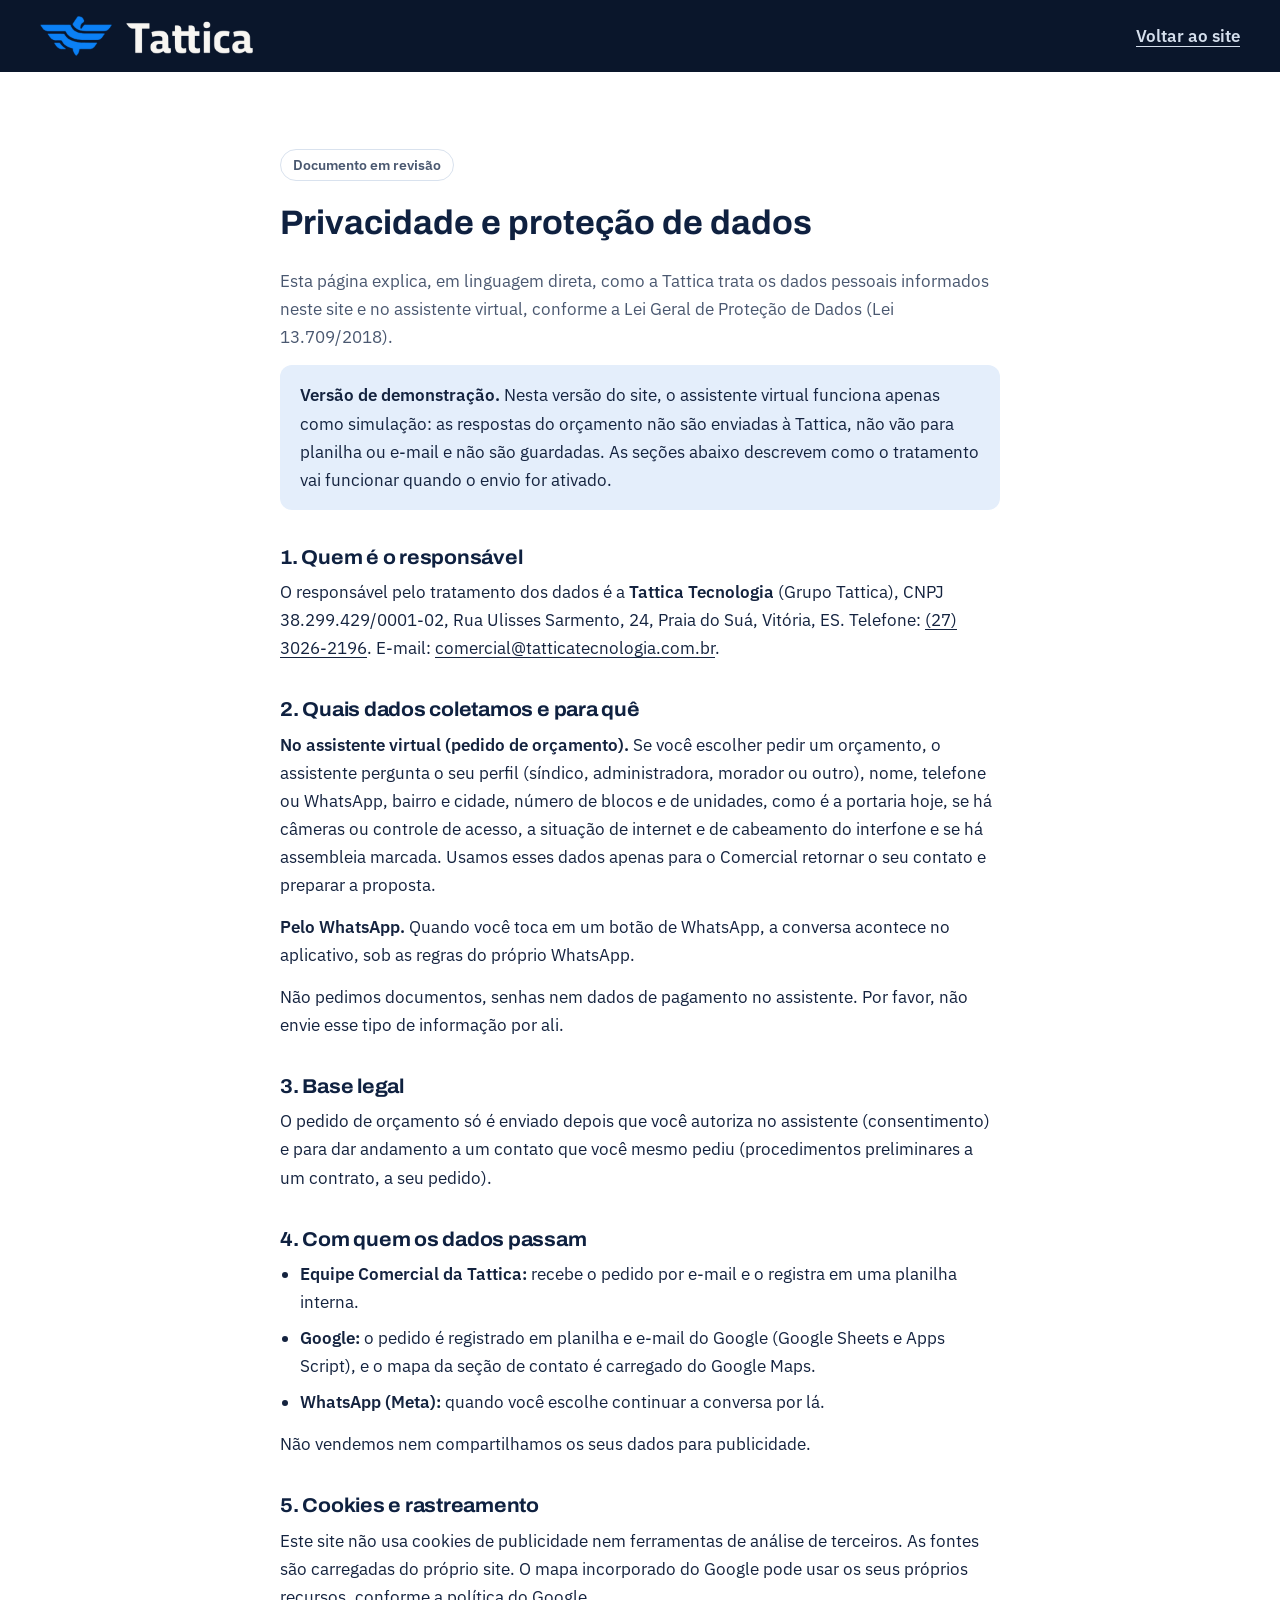
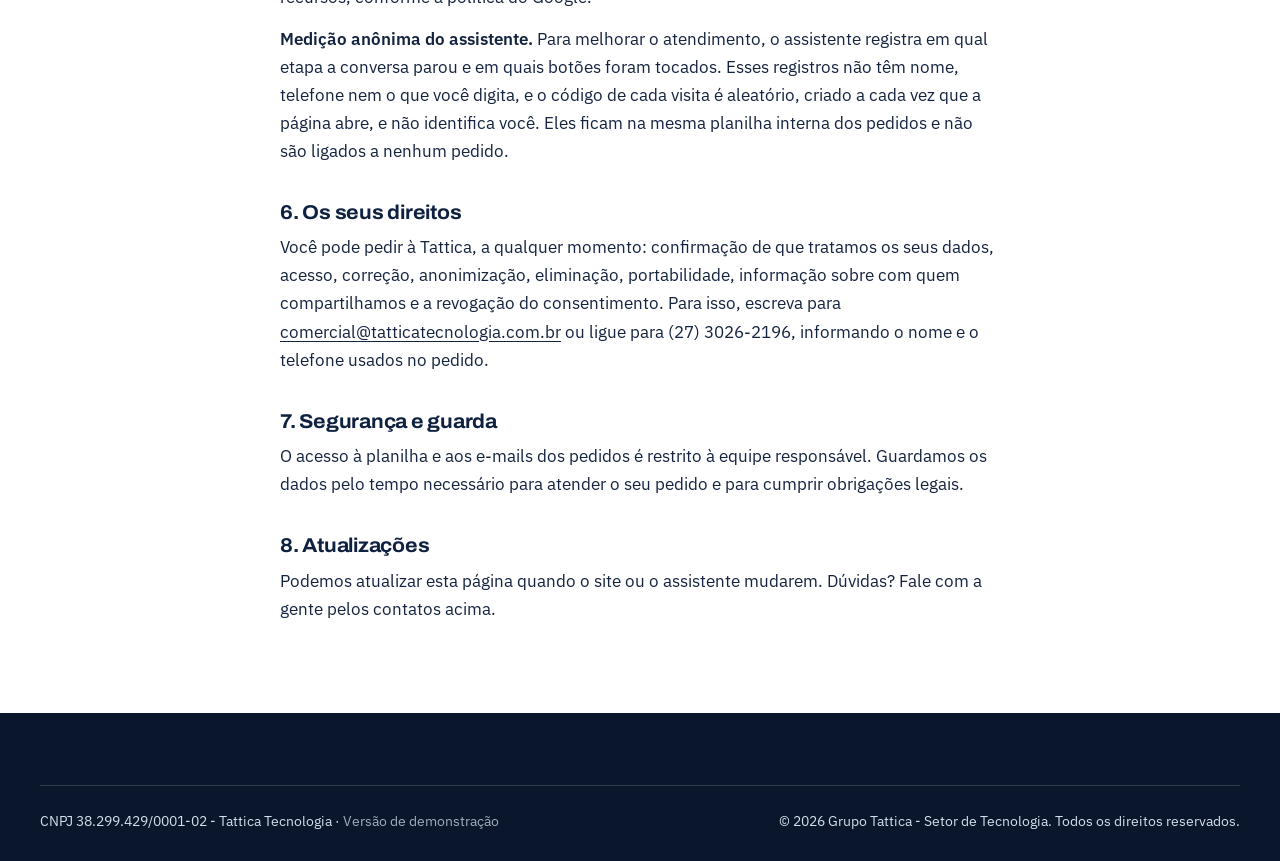
<file: privacidade.html>
<!DOCTYPE html>
<html lang="pt-BR">
<head>
    <meta charset="UTF-8">
    <meta name="viewport" content="width=device-width, initial-scale=1.0">
    <title>Privacidade e LGPD | TATTICA</title>
    <meta name="description" content="Como a Tattica trata os dados pessoais informados no site e no assistente virtual, conforme a LGPD.">
    <link rel="icon" type="image/png" href="images/favicon.png">
    <link rel="preload" href="fonts/archivo-latin-wdth.woff2" as="font" type="font/woff2" crossorigin>
    <link rel="preload" href="fonts/ibm-plex-sans-latin-400.woff2" as="font" type="font/woff2" crossorigin>
    <link rel="stylesheet" href="styles.css">
</head>
<body class="legal-page">
    <header class="legal-top">
        <div class="container legal-top__inner">
            <a href="index.html" class="logo" aria-label="Tattica, voltar ao site">
                <img src="images/logo-tattica-escuro.png" alt="Tattica" width="213" height="40">
            </a>
            <a href="index.html" class="legal-top__back">Voltar ao site</a>
        </div>
    </header>

    <!-- REVISAR com a Tattica/jurídico antes de publicar: prazo de guarda dos dados, e-mail do encarregado (DPO), a afirmação de acesso restrito à planilha e a descrição da medição anônima do assistente (seção 5). -->
    <main class="legal">
        <div class="container legal__wrap">
            <p class="legal__status">Documento em revisão</p>
            <h1>Privacidade e proteção de dados</h1>
            <p class="legal__meta">Esta página explica, em linguagem direta, como a Tattica trata os dados pessoais informados neste site e no assistente virtual, conforme a Lei Geral de Proteção de Dados (Lei 13.709/2018).</p>

            <p class="legal__note"><strong>Versão de demonstração.</strong> Nesta versão do site, o assistente virtual funciona apenas como simulação: as respostas do orçamento não são enviadas à Tattica, não vão para planilha ou e-mail e não são guardadas. As seções abaixo descrevem como o tratamento vai funcionar quando o envio for ativado.</p>

            <h2>1. Quem é o responsável</h2>
            <p>O responsável pelo tratamento dos dados é a <strong>Tattica Tecnologia</strong> (Grupo Tattica), CNPJ 38.299.429/0001-02, Rua Ulisses Sarmento, 24, Praia do Suá, Vitória, ES. Telefone: <a href="tel:+552730262196">(27) 3026-2196</a>. E-mail: <a href="mailto:comercial@tatticatecnologia.com.br">comercial@tatticatecnologia.com.br</a>.</p>

            <h2>2. Quais dados coletamos e para quê</h2>
            <p><strong>No assistente virtual (pedido de orçamento).</strong> Se você escolher pedir um orçamento, o assistente pergunta o seu perfil (síndico, administradora, morador ou outro), nome, telefone ou WhatsApp, bairro e cidade, número de blocos e de unidades, como é a portaria hoje, se há câmeras ou controle de acesso, a situação de internet e de cabeamento do interfone e se há assembleia marcada. Usamos esses dados apenas para o Comercial retornar o seu contato e preparar a proposta.</p>
            <p><strong>Pelo WhatsApp.</strong> Quando você toca em um botão de WhatsApp, a conversa acontece no aplicativo, sob as regras do próprio WhatsApp.</p>
            <p>Não pedimos documentos, senhas nem dados de pagamento no assistente. Por favor, não envie esse tipo de informação por ali.</p>

            <h2>3. Base legal</h2>
            <p>O pedido de orçamento só é enviado depois que você autoriza no assistente (consentimento) e para dar andamento a um contato que você mesmo pediu (procedimentos preliminares a um contrato, a seu pedido).</p>

            <h2>4. Com quem os dados passam</h2>
            <ul>
                <li><strong>Equipe Comercial da Tattica:</strong> recebe o pedido por e-mail e o registra em uma planilha interna.</li>
                <li><strong>Google:</strong> o pedido é registrado em planilha e e-mail do Google (Google Sheets e Apps Script), e o mapa da seção de contato é carregado do Google Maps.</li>
                <li><strong>WhatsApp (Meta):</strong> quando você escolhe continuar a conversa por lá.</li>
            </ul>
            <p>Não vendemos nem compartilhamos os seus dados para publicidade.</p>

            <h2>5. Cookies e rastreamento</h2>
            <p>Este site não usa cookies de publicidade nem ferramentas de análise de terceiros. As fontes são carregadas do próprio site. O mapa incorporado do Google pode usar os seus próprios recursos, conforme a política do Google.</p>
            <p><strong>Medição anônima do assistente.</strong> Para melhorar o atendimento, o assistente registra em qual etapa a conversa parou e em quais botões foram tocados. Esses registros não têm nome, telefone nem o que você digita, e o código de cada visita é aleatório, criado a cada vez que a página abre, e não identifica você. Eles ficam na mesma planilha interna dos pedidos e não são ligados a nenhum pedido.</p>

            <h2>6. Os seus direitos</h2>
            <p>Você pode pedir à Tattica, a qualquer momento: confirmação de que tratamos os seus dados, acesso, correção, anonimização, eliminação, portabilidade, informação sobre com quem compartilhamos e a revogação do consentimento. Para isso, escreva para <a href="mailto:comercial@tatticatecnologia.com.br">comercial@tatticatecnologia.com.br</a> ou ligue para (27) 3026-2196, informando o nome e o telefone usados no pedido.</p>

            <h2>7. Segurança e guarda</h2>
            <p>O acesso à planilha e aos e-mails dos pedidos é restrito à equipe responsável. Guardamos os dados pelo tempo necessário para atender o seu pedido e para cumprir obrigações legais.</p>

            <h2>8. Atualizações</h2>
            <p>Podemos atualizar esta página quando o site ou o assistente mudarem. Dúvidas? Fale com a gente pelos contatos acima.</p>
        </div>
    </main>

    <footer class="footer">
        <div class="container">
            <div class="footer__bottom">
                <p>CNPJ 38.299.429/0001-02 - Tattica Tecnologia · <span class="footer__demo">Versão de demonstração</span></p>
                <p>&copy; 2026 Grupo Tattica - Setor de Tecnologia. Todos os direitos reservados.</p>
            </div>
        </div>
    </footer>
</body>
</html>
</file>
<file: styles.css>
/* ==========================================================================
   TATTICA — site institucional
   Sistema de design em CSS puro, sem frameworks.
   Conceito: central de comando. Azul-marinho profundo, grade de monitores
   e o "visor" de câmera como único gesto de destaque (hero e central).
   ========================================================================== */

/* ---------- Fontes (hospedadas localmente) ---------- */
@font-face {
    font-family: 'Archivo';
    src: url('fonts/archivo-latin-wdth.woff2') format('woff2');
    font-weight: 100 900;
    font-stretch: 62% 125%;
    font-style: normal;
    font-display: swap;
}
@font-face {
    font-family: 'IBM Plex Sans';
    src: url('fonts/ibm-plex-sans-latin-400.woff2') format('woff2');
    font-weight: 400;
    font-style: normal;
    font-display: swap;
}
@font-face {
    font-family: 'IBM Plex Sans';
    src: url('fonts/ibm-plex-sans-latin-500.woff2') format('woff2');
    font-weight: 500;
    font-style: normal;
    font-display: swap;
}
@font-face {
    font-family: 'IBM Plex Sans';
    src: url('fonts/ibm-plex-sans-latin-600.woff2') format('woff2');
    font-weight: 600;
    font-style: normal;
    font-display: swap;
}

/* ---------- Tokens ---------- */
:root {
    /* Cor */
    --navy-950: #0a162b;
    --navy-900: #0f2140;
    --navy-800: #16305a;
    --navy-700: #203b69;      /* azul institucional (app) */
    --blue-600: #0a6be0;      /* ação primária (texto branco: 5.0:1) */
    --blue-700: #0b5fc4;      /* links sobre fundo claro (5.9:1) */
    --blue-800: #084fa3;      /* hover da ação primária */
    --blue-500: #087ff5;      /* azul da marca, só para ilustração */
    --blue-300: #8fc2ff;      /* destaque sobre fundo escuro */
    --blue-100: #e4eefb;
    --ink: #14233f;
    --muted: #4a5870;
    --paper: #f1f5fa;
    --white: #ffffff;
    --line: #d9e2ee;
    --on-dark: #d4deec;       /* texto secundário sobre azul-marinho (10:1) */
    --on-dark-line: rgba(255, 255, 255, .16);
    --green: #1a7f46;

    /* Tipografia */
    --font-display: 'Archivo', 'Segoe UI', system-ui, sans-serif;
    --font-body: 'IBM Plex Sans', 'Segoe UI', system-ui, sans-serif;

    /* Forma e espaço */
    --r-sm: 6px;
    --r-md: 12px;
    --r-lg: 20px;
    --header-h: 72px;
    --container: 1200px;
}

/* ---------- Base ---------- */
*, *::before, *::after { box-sizing: border-box; }

html {
    scroll-behavior: smooth;
    scroll-padding-top: calc(var(--header-h) + 16px);
    -webkit-text-size-adjust: 100%;
}

body {
    margin: 0;
    color: var(--ink);
    background: var(--white);
    font: 400 1.0625rem/1.65 var(--font-body);
    overflow-x: hidden;
    -webkit-font-smoothing: antialiased;
}

h1, h2, h3, h4, p, dl, dd, figure { margin: 0; }
ul, ol { margin: 0; padding: 0; list-style: none; }
img, svg { display: block; max-width: 100%; }
a { color: inherit; text-decoration: none; }
button { font: inherit; }

h1, h2, h3 { font-family: var(--font-display); color: var(--navy-900); }
h2 {
    font-size: clamp(1.75rem, 1.2rem + 1.9vw, 2.75rem);
    font-weight: 700;
    font-stretch: 106%;
    line-height: 1.12;
    letter-spacing: -.012em;
    text-wrap: balance;
}
h3 {
    font-size: 1.2rem;
    font-weight: 650;
    font-stretch: 100%;
    line-height: 1.25;
}

:focus-visible {
    outline: 3px solid var(--blue-600);
    outline-offset: 3px;
    border-radius: 4px;
}
.header :focus-visible,
.hero :focus-visible,
.section--dark :focus-visible,
.section--contact :focus-visible,
.footer :focus-visible { outline-color: var(--blue-300); }

.container { width: min(var(--container), calc(100% - 48px)); margin-inline: auto; }

.icon {
    flex: none;
    width: 24px;
    height: 24px;
    fill: none;
    stroke: currentColor;
    stroke-width: 1.75;
    stroke-linecap: round;
    stroke-linejoin: round;
}

.skip-link {
    position: fixed;
    top: 12px;
    left: 16px;
    z-index: 1200;
    padding: 10px 16px;
    border-radius: var(--r-sm);
    color: var(--white);
    background: var(--navy-900);
    transform: translateY(-200%);
}
.skip-link:focus { transform: translateY(0); }

/* ---------- Botões ---------- */
.btn {
    display: inline-flex;
    align-items: center;
    justify-content: center;
    gap: 10px;
    min-height: 48px;
    padding: 12px 24px;
    border: 1px solid transparent;
    border-radius: var(--r-sm);
    font: 600 1rem/1.2 var(--font-body);
    cursor: pointer;
    transition: background-color .2s ease, border-color .2s ease, color .2s ease;
}
.btn .icon { width: 20px; height: 20px; }
.btn--lg { min-height: 56px; padding-inline: 28px; }
.btn--primary { color: var(--white); background: var(--blue-600); }
.btn--primary:hover { background: var(--blue-800); }
.btn--whatsapp { color: var(--white); background: var(--green); }
.btn--whatsapp:hover { background: #146636; }
.btn--ghost,
.btn--ghost-light {
    color: var(--white);
    border-color: rgba(255, 255, 255, .4);
    background: transparent;
}
.btn--ghost:hover,
.btn--ghost-light:hover { border-color: var(--white); background: rgba(255, 255, 255, .08); }

/* ---------- Header ---------- */
.header {
    position: fixed;
    inset: 0 0 auto;
    z-index: 1000;
    height: var(--header-h);
    background: rgba(15, 33, 64, .94);
    border-bottom: 1px solid var(--on-dark-line);
    backdrop-filter: blur(10px);
}
.header.scrolled { box-shadow: 0 8px 24px rgba(10, 22, 43, .35); }
.header__container { display: flex; align-items: center; justify-content: space-between; height: 100%; }
.logo { display: inline-flex; align-items: center; }
.logo img { height: 40px; width: auto; }

.main-nav { display: flex; align-items: center; gap: 32px; }
.nav-list { display: flex; align-items: center; gap: 28px; }
.nav-link {
    position: relative;
    display: inline-block;
    padding: 8px 0;
    color: var(--on-dark);
    font-size: .95rem;
    font-weight: 500;
    transition: color .2s ease;
}
.nav-link::after {
    content: '';
    position: absolute;
    left: 0;
    right: 0;
    bottom: 2px;
    height: 2px;
    background: var(--blue-300);
    transform: scaleX(0);
    transform-origin: left;
    transition: transform .2s ease;
}
.nav-link:hover,
.nav-link[aria-current="true"] { color: var(--white); }
.nav-link:hover::after,
.nav-link[aria-current="true"]::after { transform: scaleX(1); }
.nav-cta { min-height: 44px; padding: 10px 20px; font-size: .95rem; }
.nav-link, .nav-cta { white-space: nowrap; }
/* telas médias: menu mais compacto para caber todos os itens em uma linha */
@media (min-width: 1024px) and (max-width: 1259px) {
    .nav-list { gap: 16px; }
    .nav-link { font-size: .88rem; }
    .header .logo img { width: auto; height: 34px; }
    .nav-cta { padding: 10px 14px; font-size: .88rem; }
}

.menu-toggle {
    display: none;
    width: 48px;
    height: 48px;
    padding: 0;
    border: 1px solid var(--on-dark-line);
    border-radius: var(--r-sm);
    background: transparent;
    cursor: pointer;
}
.hamburger,
.hamburger::before,
.hamburger::after {
    display: block;
    width: 22px;
    height: 2px;
    margin-inline: auto;
    background: var(--white);
    transition: transform .2s ease, background-color .2s ease;
}
.hamburger { position: relative; }
.hamburger::before,
.hamburger::after { content: ''; position: absolute; left: 0; }
.hamburger::before { top: -7px; }
.hamburger::after { top: 7px; }
.menu-toggle.active .hamburger { background: transparent; }
.menu-toggle.active .hamburger::before { transform: translateY(7px) rotate(45deg); }
.menu-toggle.active .hamburger::after { transform: translateY(-7px) rotate(-45deg); }

/* ---------- Hero ---------- */
.hero {
    position: relative;
    overflow: hidden;
    padding: calc(var(--header-h) + clamp(40px, 6vw, 80px)) 0 clamp(56px, 7vw, 96px);
    color: var(--white);
    background: var(--navy-900);
}
/* grade de monitores: textura sutil, só no hero e na central */
.hero::before,
.section--dark::before {
    content: '';
    position: absolute;
    inset: 0;
    background-image:
        linear-gradient(rgba(255, 255, 255, .045) 1px, transparent 1px),
        linear-gradient(90deg, rgba(255, 255, 255, .045) 1px, transparent 1px);
    background-size: 64px 64px;
    -webkit-mask-image: linear-gradient(100deg, transparent 20%, #000 70%);
    mask-image: linear-gradient(100deg, transparent 20%, #000 70%);
    pointer-events: none;
}
.hero__grid {
    position: relative;
    display: grid;
    grid-template-columns: minmax(0, 1.15fr) minmax(0, .85fr);
    align-items: center;
    gap: clamp(40px, 6vw, 96px);
}
.hero__title {
    max-width: 15ch;
    margin-bottom: 24px;
    color: var(--white);
    font-size: clamp(2.35rem, 1.1rem + 3.9vw, 4.1rem);
    font-weight: 700;
    font-stretch: 108%;
    line-height: 1.04;
    letter-spacing: -.018em;
    text-wrap: balance;
}
.hero__lead {
    max-width: 52ch;
    margin-bottom: 32px;
    color: var(--on-dark);
    font-size: clamp(1.05rem, .95rem + .45vw, 1.25rem);
}
.hero__actions { display: flex; flex-wrap: wrap; gap: 12px; margin-bottom: clamp(40px, 5vw, 64px); }

.hero__facts {
    display: grid;
    grid-template-columns: repeat(2, minmax(0, 1fr));
    gap: 24px;
    padding-top: 24px;
    border-top: 1px solid var(--on-dark-line);
}
.hero__facts dt { margin-bottom: 4px; color: var(--white); font-weight: 600; }
.hero__facts dd { color: var(--on-dark); font-size: .92rem; line-height: 1.5; }

.hero__media { justify-self: end; width: min(100%, 440px); }
.hero__media figcaption {
    margin-top: 18px;
    color: var(--on-dark);
    font-size: .9rem;
}

/* Visor de câmera: o gesto de destaque do site */
.viewfinder { position: relative; }
.viewfinder img {
    width: 100%;
    height: auto;
    aspect-ratio: 585 / 715;
    object-fit: cover;
    border-radius: 4px;
}
.viewfinder::before {
    content: '';
    position: absolute;
    inset: -14px;
    --c: var(--blue-300);
    background:
        linear-gradient(var(--c), var(--c)) top left / 32px 2px no-repeat,
        linear-gradient(var(--c), var(--c)) top left / 2px 32px no-repeat,
        linear-gradient(var(--c), var(--c)) top right / 32px 2px no-repeat,
        linear-gradient(var(--c), var(--c)) top right / 2px 32px no-repeat,
        linear-gradient(var(--c), var(--c)) bottom left / 32px 2px no-repeat,
        linear-gradient(var(--c), var(--c)) bottom left / 2px 32px no-repeat,
        linear-gradient(var(--c), var(--c)) bottom right / 32px 2px no-repeat,
        linear-gradient(var(--c), var(--c)) bottom right / 2px 32px no-repeat;
    pointer-events: none;
}

/* Única sequência de entrada da página */
@keyframes rise {
    from { opacity: 0; transform: translateY(14px); }
}
@keyframes lock-on {
    from { inset: -40px; opacity: 0; }
}
.hero__title,
.hero__lead,
.hero__actions,
.hero__facts,
.hero__media { animation: rise .7s cubic-bezier(.2, .7, .2, 1) both; }
.hero__lead { animation-delay: .08s; }
.hero__actions { animation-delay: .16s; }
.hero__facts { animation-delay: .24s; }
.hero__media { animation-delay: .1s; }
.hero__media .viewfinder::before { animation: lock-on .9s cubic-bezier(.2, .7, .2, 1) .5s both; }

/* ---------- Estrutura de seções ---------- */
.section {
    position: relative;
    padding-block: clamp(64px, 8vw, 112px);
}
.section--white { background: var(--white); }
.section--paper { background: var(--paper); }
.section--app { background: var(--blue-100); overflow: hidden; }
.section--dark { color: var(--white); background: var(--navy-900); overflow: hidden; }
.section--contact { color: var(--white); background: var(--navy-900); }

.split {
    display: grid;
    grid-template-columns: minmax(0, 5fr) minmax(0, 7fr);
    gap: clamp(40px, 7vw, 104px);
    align-items: start;
}
.split__lead h2 { margin-bottom: 20px; }
.split__lead p { max-width: 46ch; color: var(--muted); }
.split__lead p + p { margin-top: 16px; }
.split__lead .btn { margin-top: 28px; }
.split--sticky .split__lead { position: sticky; top: calc(var(--header-h) + 32px); }
.note { padding-left: 16px; border-left: 3px solid var(--blue-600); font-size: .98rem; }

.section-head { max-width: 60ch; margin-bottom: clamp(32px, 4vw, 56px); }
.section-head h2 { margin-bottom: 16px; }
.section-head p { color: var(--muted); }

/* ---------- Apresentação ---------- */
.points li {
    display: grid;
    grid-template-columns: 28px 1fr;
    gap: 20px;
    padding: 28px 0;
    border-top: 1px solid var(--line);
}
.points li:last-child { border-bottom: 1px solid var(--line); }
.points .icon { margin-top: 2px; color: var(--blue-700); }
.points h3 { margin-bottom: 6px; }
.points p { color: var(--muted); }

/* ---------- Soluções ---------- */
.solution {
    display: grid;
    grid-template-columns: 56px 1fr;
    gap: 24px;
    padding: 32px 0;
    border-top: 1px solid var(--line);
}
.solution:first-child { padding-top: 0; border-top: 0; }
.solution__icon {
    display: grid;
    place-items: center;
    width: 56px;
    height: 56px;
    border-radius: var(--r-md);
    color: var(--blue-300);
    background: var(--navy-900);
}
.solution h3 { margin-bottom: 8px; font-size: 1.35rem; }
.solution p { max-width: 58ch; color: var(--muted); }

/* ---------- Como funciona ---------- */
.steps {
    display: grid;
    grid-template-columns: repeat(3, minmax(0, 1fr));
    gap: 40px 40px;
    counter-reset: step;
}
.step { position: relative; padding-top: 24px; border-top: 2px solid var(--line); }
.step::before {
    content: '';
    position: absolute;
    top: -2px;
    left: 0;
    width: 48px;
    height: 2px;
    background: var(--blue-600);
}
.step__num {
    display: inline-block;
    margin-right: 12px;
    color: var(--blue-700);
    font: 700 1.5rem/1 var(--font-display);
    font-stretch: 110%;
}
.step > .icon { display: inline-block; vertical-align: -4px; color: var(--navy-700); }
.step h3 { margin: 16px 0 6px; }
.step p { color: var(--muted); }

/* ---------- Tattica Center ---------- */
.app {
    display: grid;
    grid-template-columns: minmax(0, 1fr) minmax(0, 1.05fr);
    align-items: center;
    gap: clamp(40px, 6vw, 88px);
}
.app__copy h2 { margin-bottom: 20px; }
.app__copy > p { max-width: 52ch; color: var(--muted); }
.features {
    display: grid;
    grid-template-columns: repeat(2, minmax(0, 1fr));
    gap: 20px 28px;
    margin: 32px 0 36px;
}
.features li { display: flex; align-items: flex-start; gap: 12px; font-size: .98rem; line-height: 1.45; }
.features .icon { width: 22px; height: 22px; margin-top: 1px; color: var(--blue-700); }

.phones {
    display: flex;
    align-items: flex-end;
    justify-content: center;
    gap: clamp(10px, 2vw, 22px);
}
.phone {
    flex: 0 1 30%;
    padding: 7px;
    border-radius: 30px;
    background: var(--navy-900);
    box-shadow: 0 28px 48px rgba(15, 33, 64, .25);
}
.phone--main { flex-basis: 36%; margin-bottom: 36px; }
.phone--side { margin-bottom: -12px; }
.phone__screen { overflow: hidden; border-radius: 24px; background: var(--navy-700); }
.phone__screen img { width: 100%; height: auto; }
.app__caption { margin-top: 36px; color: var(--muted); font-size: .9rem; text-align: center; }

/* ---------- Equipamentos e tecnologia ---------- */
.specs .spec {
    display: grid;
    grid-template-columns: minmax(0, 1fr) minmax(0, 1fr);
    gap: 8px 32px;
    padding: 24px 0;
    border-top: 1px solid var(--line);
}
.specs .spec:last-child { border-bottom: 1px solid var(--line); }
.specs dt {
    display: flex;
    align-items: flex-start;
    gap: 14px;
    color: var(--navy-900);
    font-weight: 600;
    line-height: 1.4;
}
.specs dt .icon { margin-top: 1px; color: var(--blue-700); }
.specs dd { color: var(--muted); font-size: .98rem; }

/* ---------- Central de monitoramento ---------- */
.central {
    position: relative;
    display: grid;
    grid-template-columns: minmax(0, 5fr) minmax(0, 6fr);
    align-items: center;
    gap: clamp(48px, 7vw, 112px);
}
.central__media { width: min(100% - 28px, 520px); margin-inline: 14px auto; }
.central__media .viewfinder img { aspect-ratio: 555 / 417; }
.central__copy h2 { margin-bottom: 20px; color: var(--white); }
.central__copy > p { max-width: 56ch; color: var(--on-dark); }
.ticks { display: grid; gap: 18px; margin-top: 32px; }
.ticks li { display: flex; gap: 14px; color: var(--on-dark); }
.ticks .icon { margin-top: 1px; color: var(--blue-300); }
.ticks strong { color: var(--white); font-weight: 600; }

/* ---------- Torre de Vigilância ---------- */
.torre {
    display: grid;
    grid-template-columns: minmax(0, 6fr) minmax(0, 6fr);
    align-items: center;
    gap: clamp(40px, 7vw, 104px);
}
/* palco azul-marinho com a mesma grade de monitores do hero */
.torre__stage {
    position: relative;
    display: grid;
    place-items: center;
    overflow: hidden;
    padding: clamp(32px, 5vw, 56px) 16px;
    border-radius: var(--r-lg);
    background:
        radial-gradient(60% 45% at 50% 18%, rgba(8, 127, 245, .38), transparent 70%),
        linear-gradient(180deg, var(--navy-800), var(--navy-950));
}
.torre__stage::before {
    content: '';
    position: absolute;
    inset: 0;
    background-image:
        linear-gradient(rgba(255, 255, 255, .05) 1px, transparent 1px),
        linear-gradient(90deg, rgba(255, 255, 255, .05) 1px, transparent 1px);
    background-size: 48px 48px;
    -webkit-mask-image: linear-gradient(180deg, #000 30%, transparent 95%);
    mask-image: linear-gradient(180deg, #000 30%, transparent 95%);
    pointer-events: none;
}
/* sombra no chão onde a torre apoia */
.torre__stage::after {
    content: '';
    position: absolute;
    left: 50%;
    bottom: clamp(26px, 4.4vw, 50px);
    width: 150px;
    height: 18px;
    border-radius: 50%;
    background: radial-gradient(closest-side, rgba(0, 0, 0, .55), transparent);
    transform: translateX(-50%);
    pointer-events: none;
}
.torre__figure { position: relative; z-index: 1; }
.torre__figure img {
    display: block;
    width: auto;
    height: clamp(380px, 52vw, 580px);
    filter: drop-shadow(0 18px 24px rgba(0, 0, 0, .35));
}
.torre__callout {
    position: absolute;
    top: var(--y);
    display: flex;
    align-items: center;
    gap: 10px;
    color: var(--white);
    font-family: var(--font-display);
    font-size: .9rem;
    font-weight: 600;
    white-space: nowrap;
}
.torre__callout::before {
    content: '';
    flex: 0 0 auto;
    width: clamp(28px, 4vw, 56px);
    height: 1px;
    background: var(--blue-300);
}
.torre__callout::after {
    content: '';
    position: absolute;
    top: 50%;
    width: 7px;
    height: 7px;
    border-radius: 50%;
    background: var(--blue-300);
    box-shadow: 0 0 0 4px rgba(143, 194, 255, .22);
    transform: translateY(-50%);
}
.torre__callout--right { left: var(--x, 72%); }
.torre__callout--right::after { left: -3px; }
.torre__callout--left { right: var(--x, 72%); flex-direction: row-reverse; }
.torre__callout--left::after { right: -3px; }
.torre__copy h2 { margin-bottom: 20px; }
.torre__copy > p { max-width: 52ch; color: var(--muted); }
.torre__copy .btn { margin-top: 32px; }
/* fotos da torre instalada */
.torre-ambiente {
    display: grid;
    grid-template-columns: minmax(0, 4fr) minmax(0, 4fr) minmax(0, 4fr);
    align-items: end;
    gap: clamp(28px, 4vw, 56px);
    margin-top: clamp(56px, 7vw, 96px);
    padding-top: clamp(40px, 5vw, 64px);
    border-top: 1px solid var(--line);
}
.torre-ambiente__lead { align-self: center; }
.torre-ambiente__lead h3 {
    margin-bottom: 12px;
    font-size: clamp(1.35rem, 1rem + 1vw, 1.75rem);
    line-height: 1.15;
}
.torre-ambiente__lead p { max-width: 34ch; color: var(--muted); }
.torre-ambiente__foto { padding: 14px; }
.torre-ambiente__foto .viewfinder img { aspect-ratio: 2 / 3; }
.torre-ambiente__foto .viewfinder::before { --c: var(--blue-600); }
.torre-ambiente__foto figcaption {
    margin-top: 22px;
    color: var(--muted);
    font-size: .9rem;
}
.ticks--light li { color: var(--muted); }
.ticks--light .icon { color: var(--blue-700); }
.ticks--light strong { color: var(--ink); }

/* ---------- Benefícios ---------- */
.claim {
    margin-top: 32px;
    padding: 32px;
    border-radius: var(--r-lg);
    color: var(--white);
    background: var(--navy-900);
}
.claim__value {
    margin-bottom: 8px;
    max-width: none;
    color: var(--white);
    font: 700 clamp(1.8rem, 1.2rem + 1.6vw, 2.5rem)/1.1 var(--font-display);
    font-stretch: 108%;
}
.split__lead .claim p { color: var(--on-dark); max-width: none; }
.split__lead .claim .claim__value { color: var(--white); }
.claim__note { margin-top: 16px; padding-top: 16px; border-top: 1px solid var(--on-dark-line); font-size: .88rem; }
.benefits li { padding: 28px 0; border-top: 1px solid var(--line); }
.benefits li:last-child { border-bottom: 1px solid var(--line); }
.benefits h3 { margin-bottom: 6px; }
.benefits p { max-width: 58ch; color: var(--muted); }

/* ---------- Diferenciais e credibilidade ---------- */
.why { display: grid; grid-template-columns: minmax(0, 7fr) minmax(0, 5fr); gap: clamp(32px, 5vw, 72px); align-items: start; }
.why__list { display: grid; grid-template-columns: repeat(2, minmax(0, 1fr)); gap: 0 40px; }
.why__list li { padding: 24px 0 28px; border-top: 2px solid var(--line); }
.why__list h3 { margin-bottom: 8px; }
.why__list p { color: var(--muted); }
.company { padding: 32px; border-radius: var(--r-lg); background: var(--paper); }
.company h3 { margin-bottom: 20px; }
.company dl > div { padding: 14px 0; border-top: 1px solid var(--line); }
.company dt { color: var(--muted); font-size: .85rem; }
.company dd { color: var(--navy-900); font-weight: 500; }

/* ---------- FAQ ---------- */
.faq__item { border-top: 1px solid var(--line); }
.faq__item:last-child { border-bottom: 1px solid var(--line); }
.faq__item summary {
    position: relative;
    display: block;
    min-height: 56px;
    padding: 20px 48px 20px 0;
    color: var(--navy-900);
    font: 600 1.05rem/1.4 var(--font-display);
    cursor: pointer;
    list-style: none;
}
.faq__item summary::-webkit-details-marker { display: none; }
.faq__item summary::before,
.faq__item summary::after {
    content: '';
    position: absolute;
    top: 50%;
    right: 6px;
    width: 16px;
    height: 2px;
    background: var(--blue-700);
    transition: transform .2s ease;
}
.faq__item summary::after { transform: rotate(90deg); }
.faq__item[open] summary::after { transform: rotate(0); }
.faq__content { padding: 0 48px 24px 0; color: var(--muted); }

/* ---------- Contato ---------- */
.contact {
    display: grid;
    grid-template-columns: minmax(0, 1fr) minmax(0, 1fr);
    gap: clamp(40px, 6vw, 96px);
    align-items: start;
}
.contact__info h2 { margin-bottom: 16px; color: var(--white); }
.contact__info > p { max-width: 48ch; color: var(--on-dark); }
.contact__actions { display: flex; flex-wrap: wrap; gap: 12px; margin: 32px 0 40px; }
.channels { display: grid; gap: 0; }
.channels li {
    display: flex;
    gap: 16px;
    padding: 18px 0;
    border-top: 1px solid var(--on-dark-line);
    color: var(--on-dark);
}
.channels li:last-child { border-bottom: 1px solid var(--on-dark-line); }
.channels .icon { margin-top: 2px; color: var(--blue-300); }
.channels strong { display: block; color: var(--white); font-weight: 600; }
.channels a { color: var(--on-dark); text-decoration: underline; text-underline-offset: 3px; text-decoration-color: rgba(255, 255, 255, .35); }
.channels a:hover { color: var(--white); text-decoration-color: var(--white); }
.channels a { display: inline-block; padding-block: 3px; overflow-wrap: anywhere; }

.map-frame {
    height: 420px;
    overflow: hidden;
    border-radius: var(--r-lg);
    background: var(--navy-800);
}
.map-frame { position: relative; }
.map-frame iframe { position: relative; z-index: 1; display: block; width: 100%; height: 100%; border: 0; }
.map-fallback {
    position: absolute;
    inset: 0;
    display: flex;
    flex-direction: column;
    align-items: center;
    justify-content: center;
    gap: 8px;
    padding: 24px;
    color: var(--on-dark);
    text-align: center;
}
.map-fallback .icon { width: 40px; height: 40px; margin-bottom: 4px; fill: none; stroke: var(--blue-300); stroke-width: 1.6; stroke-linecap: round; stroke-linejoin: round; }
.map-fallback strong { color: var(--white); font: 600 1.15rem/1.2 var(--font-display); }
.map-fallback .btn { margin-top: 10px; }
.map-link {
    display: inline-block;
    margin-top: 8px;
    padding-block: 8px;
    color: var(--blue-300);
    font-weight: 500;
    text-decoration: underline;
    text-underline-offset: 3px;
}
.map-link:hover { color: var(--white); }

.careers {
    display: flex;
    align-items: center;
    justify-content: space-between;
    gap: 24px;
    margin-top: clamp(48px, 6vw, 80px);
    padding: 28px 0 0;
    border-top: 1px solid var(--on-dark-line);
}
.careers h3 { margin-bottom: 4px; color: var(--white); }
.careers p { color: var(--on-dark); }

/* ---------- Rodapé ---------- */
.footer { padding: 72px 0 28px; color: var(--on-dark); background: var(--navy-950); }
.footer__grid {
    display: grid;
    grid-template-columns: 1.5fr 1fr 1.3fr .8fr;
    gap: 40px;
    margin-bottom: 56px;
}
.footer__brand .logo img { height: 35px; }
.footer__tagline { margin: 20px 0 8px; color: var(--white); font: 600 1.05rem/1.3 var(--font-display); }
.footer__desc { max-width: 34ch; font-size: .95rem; }
.footer__title { margin-bottom: 16px; color: var(--white); font: 600 1rem/1.3 var(--font-display); }
.footer__col ul { display: grid; gap: 2px; font-size: .95rem; }
.footer__col li:not(:has(a)) { padding-block: 6px; }
.footer__col a { display: inline-block; padding-block: 6px; overflow-wrap: anywhere; }
.footer__col a:hover { color: var(--white); text-decoration: underline; text-underline-offset: 3px; }
.social-icons { display: flex; gap: 12px; }
.social-icons a {
    display: grid;
    place-items: center;
    width: 48px;
    height: 48px;
    border: 1px solid var(--on-dark-line);
    border-radius: var(--r-sm);
    transition: border-color .2s ease, background-color .2s ease;
}
.social-icons a:hover { border-color: var(--white); background: rgba(255, 255, 255, .08); }
.footer__bottom {
    display: flex;
    flex-wrap: wrap;
    justify-content: space-between;
    gap: 8px 24px;
    padding-top: 24px;
    border-top: 1px solid var(--on-dark-line);
    font-size: .85rem;
}

/* ---------- Voltar ao topo ---------- */
.back-to-top {
    position: fixed;
    right: 20px;
    bottom: 20px;
    z-index: 900;
    display: grid;
    place-items: center;
    width: 48px;
    height: 48px;
    border: 0;
    border-radius: var(--r-md);
    color: var(--white);
    background: var(--blue-600);
    box-shadow: 0 10px 24px rgba(10, 22, 43, .3);
    cursor: pointer;
    opacity: 0;
    visibility: hidden;
    transform: translateY(8px);
    transition: opacity .2s ease, transform .2s ease, visibility .2s;
}
.back-to-top.show { opacity: 1; visibility: visible; transform: none; }
.back-to-top:hover { background: var(--blue-800); }

/* ==========================================================================
   Responsivo
   ========================================================================== */

/* Tablet e abaixo: navegação em gaveta */
@media (max-width: 1023px) {
    .menu-toggle { display: block; }

    .main-nav {
        position: fixed;
        inset: var(--header-h) 0 auto;
        flex-direction: column;
        align-items: stretch;
        gap: 24px;
        max-height: calc(100dvh - var(--header-h));
        overflow-y: auto;
        padding: 12px 24px 28px;
        border-bottom: 1px solid var(--on-dark-line);
        background: var(--navy-900);
        visibility: hidden;
        opacity: 0;
        transform: translateY(-8px);
        transition: opacity .2s ease, transform .2s ease, visibility 0s .2s;
    }
    .main-nav.active { visibility: visible; opacity: 1; transform: none; transition-delay: 0s; }
    .nav-list { display: grid; gap: 0; }
    .nav-list li { border-bottom: 1px solid var(--on-dark-line); }
    .nav-link { display: block; padding: 16px 0; font-size: 1.05rem; }
    .nav-link::after { display: none; }
    .nav-cta { width: 100%; min-height: 52px; }

    .hero__grid { grid-template-columns: 1fr; }
    .hero__title { max-width: 18ch; }
    .hero__media { justify-self: start; width: min(100%, 420px); margin-left: 14px; }

    .split,
    .app,
    .central,
    .torre,
    .contact,
    .why { grid-template-columns: 1fr; }
    .split--sticky .split__lead { position: static; }
    .torre-ambiente { grid-template-columns: repeat(2, minmax(0, 1fr)); }
    .torre-ambiente__lead { grid-column: 1 / -1; }
    .split__lead p { max-width: 60ch; }

    .steps { grid-template-columns: repeat(2, minmax(0, 1fr)); }
    .app__visual { max-width: 620px; margin-inline: auto; width: 100%; }
    .footer__grid { grid-template-columns: repeat(2, minmax(0, 1fr)); }
    .footer__brand { grid-column: 1 / -1; }
}

/* Tablet: hero em duas colunas, foto ao lado do texto */
@media (min-width: 720px) and (max-width: 1023px) {
    .hero__grid { grid-template-columns: minmax(0, 1.35fr) minmax(0, .65fr); align-items: start; gap: 40px; }
    .hero__facts { grid-template-columns: 1fr; gap: 14px; }
    .hero__media { justify-self: end; width: calc(100% - 28px); margin: 14px 14px 0 0; }
}

/* Mobile */
@media (max-width: 639px) {
    body { font-size: 1rem; }
    .container { width: calc(100% - 40px); }

    .hero__actions .btn { width: 100%; }
    .hero__facts { grid-template-columns: 1fr; gap: 16px; }
    .hero__media { width: calc(100% - 28px); }
    .hero__media .viewfinder img { aspect-ratio: 5 / 4; object-position: 65% 25%; }

    .solution { grid-template-columns: 48px 1fr; gap: 16px; }
    .solution__icon { width: 48px; height: 48px; }
    .steps { grid-template-columns: 1fr; gap: 28px; }
    .features { grid-template-columns: 1fr; gap: 16px; }

    .phones {
        justify-content: flex-start;
        gap: 16px;
        overflow-x: auto;
        padding: 8px 4px 32px;
        scroll-snap-type: x mandatory;
        scrollbar-width: thin;
    }
    .phone,
    .phone--main { flex: 0 0 62%; margin: 0; box-shadow: none; scroll-snap-align: center; }
    .main-nav { padding-inline: 20px; }

    .specs .spec { grid-template-columns: 1fr; gap: 6px; }
    .torre__callout { font-size: .8rem; gap: 6px; }
    .torre__callout::before { width: 18px; }
    .torre__copy .btn { width: 100%; }
    .torre-ambiente { gap: 8px 22px; }
    .torre-ambiente__lead { margin-bottom: 8px; }
    .torre-ambiente__foto { padding: 10px; }
    .torre-ambiente__foto .viewfinder::before { inset: -10px; }
    .torre-ambiente__foto figcaption { margin-top: 16px; font-size: .82rem; }
    .specs dd { padding-left: 38px; }
    .why__list { grid-template-columns: 1fr; }
    .claim { padding: 24px; }
    .company { padding: 24px; }

    .map-frame { height: 320px; }
    .contact__actions .btn { width: 100%; }
    .careers { flex-direction: column; align-items: stretch; }
    .careers .btn { width: 100%; }

    .footer__grid { grid-template-columns: 1fr; gap: 32px; }
}

/* Movimento reduzido */
@media (prefers-reduced-motion: reduce) {
    html { scroll-behavior: auto; }
    *, *::before, *::after {
        animation: none !important;
        transition-duration: .01ms !important;
    }
}

/* ---------- Página de privacidade ---------- */
.legal-top { background: var(--navy-950); color: var(--on-dark); }
.legal-top__inner { display: flex; align-items: center; justify-content: space-between; gap: 16px; padding-block: 16px; }
.legal-top__back { font-weight: 600; text-decoration: underline; text-underline-offset: 4px; }
.legal { padding-block: clamp(40px, 6vw, 80px); }
.legal__wrap { max-width: 72ch; }
.legal h1 { margin-bottom: 16px; }
.legal h2 { font-size: 1.25rem; margin: 36px 0 10px; }
.legal p, .legal ul { margin-bottom: 14px; }
.legal ul { padding-left: 1.2em; list-style: disc; }
.legal li { margin-bottom: 8px; }
.legal a { text-decoration: underline; text-underline-offset: 3px; }
.legal__meta { color: var(--muted); }
.legal__status { display: inline-block; margin-bottom: 12px; padding: 4px 12px; border: 1px solid var(--line); border-radius: 999px; color: var(--muted); font-size: .85rem; font-weight: 600; }
.legal__note { padding: 16px 20px; border-radius: 12px; color: var(--ink); background: var(--blue-100); }

.footer__demo { opacity: .75; white-space: nowrap; }
.footer__bottom a { display: inline-block; padding-block: 10px; text-decoration: underline; text-underline-offset: 3px; }

/* Aba do aplicativo: benefícios no dia a dia */
.app-extra { margin-top: clamp(40px, 6vw, 72px); display: grid; gap: 40px; }
.app-extra h3 { margin-bottom: 20px; }
.app-cards { list-style: none; display: grid; grid-template-columns: repeat(auto-fit, minmax(min(100%, 300px), 1fr)); gap: 16px; }
.app-cards li { display: flex; gap: 14px; align-items: flex-start; padding: 20px; background: var(--white); border-radius: 14px; }
.app-cards .icon { width: 26px; height: 26px; margin-top: 2px; color: var(--blue-700); }
.app-cards strong { display: block; color: var(--ink); margin-bottom: 4px; }
.app-cards span { color: var(--muted); font-size: .95rem; line-height: 1.5; }
.app-extra__cta { display: flex; flex-wrap: wrap; align-items: center; justify-content: space-between; gap: 16px 32px; padding: 28px; border-radius: 16px; color: var(--white); background: var(--navy-900); }
.app-extra__cta p { font-weight: 650; font-size: 1.15rem; max-width: 36ch; }

/* ---------- Abas no celular ---------- */
/* Só existem no celular e com JavaScript (script.js liga a classe .abas-ativas no <html>).
   Sem JavaScript, ou no computador, a página continua inteira, rolando como sempre. */
.abas { display: none; }

html.abas-ativas { scroll-padding-top: calc(var(--header-h) + 64px); }
html.abas-ativas .abas {
    display: block;
    position: sticky;
    top: var(--header-h);
    z-index: 900;
    background: var(--navy-900);
    border-bottom: 1px solid var(--on-dark-line);
    box-shadow: 0 6px 18px rgba(10, 22, 43, .25);
}
html.abas-ativas [data-aba]:not(.is-aba-ativa) { display: none; }

.abas__lista {
    display: flex;
    gap: 6px;
    margin: 0;
    padding: 8px 12px;
    list-style: none;
    overflow-x: auto;
    scrollbar-width: none;
    overscroll-behavior-x: contain;
}
.abas__lista::-webkit-scrollbar { display: none; }
.abas__lista li { flex: 0 0 auto; }
.abas__link {
    display: inline-flex;
    align-items: center;
    min-height: 44px;
    padding: 0 16px;
    border-radius: 999px;
    color: var(--on-dark);
    font-family: var(--font-display);
    font-size: .9375rem;
    font-weight: 600;
    text-decoration: none;
    white-space: nowrap;
}
.abas__link:hover { color: var(--white); }
.abas__link[aria-current="true"] { background: var(--white); color: var(--navy-900); }
.abas__link:focus-visible { outline: 2px solid var(--white); outline-offset: 2px; }

/* ---------- Indicador de atendimento do Comercial ---------- */
.atendimento {
    display: flex;
    align-items: flex-start;
    gap: 10px;
    max-width: 52ch;
    margin: calc(16px - clamp(40px, 5vw, 64px)) 0 clamp(24px, 3vw, 40px);
    color: var(--on-dark);
    font-size: .9rem;
    line-height: 1.5;
}
.atendimento[hidden] { display: none; }
.atendimento__dot {
    flex: 0 0 auto;
    width: 10px;
    height: 10px;
    margin-top: .42em;
    border-radius: 50%;
    background: #f5b942;
    box-shadow: 0 0 0 4px rgba(245, 185, 66, .18);
}
.atendimento.is-aberto .atendimento__dot {
    background: #3ddc84;
    box-shadow: 0 0 0 4px rgba(61, 220, 132, .18);
}

/* ---------- Comparativo: portaria presencial x virtual ---------- */
.visually-hidden {
    position: absolute;
    width: 1px;
    height: 1px;
    margin: -1px;
    padding: 0;
    overflow: hidden;
    clip: rect(0, 0, 0, 0);
    white-space: nowrap;
    border: 0;
}
.compare {
    width: 100%;
    border-collapse: separate;
    border-spacing: 0;
    border: 1px solid var(--line);
    border-radius: var(--r-md);
    overflow: hidden;
    background: var(--white);
}
.compare th,
.compare td { padding: 18px 22px; text-align: left; vertical-align: top; border-top: 1px solid var(--line); }
.compare thead th {
    border-top: 0;
    background: var(--paper);
    color: var(--ink);
    font-family: var(--font-display);
    font-size: .95rem;
    font-weight: 700;
}
.compare tbody th { width: 26%; color: var(--ink); font-family: var(--font-display); font-weight: 600; }
.compare td { color: var(--muted); }
.compare .compare__tattica { background: var(--blue-100); color: var(--ink); }
.compare thead .compare__tattica { background: var(--navy-900); color: var(--white); }
.compare__cta { margin-top: 32px; }

@media (max-width: 719px) {
    .compare, .compare thead, .compare tbody, .compare tr, .compare th, .compare td { display: block; }
    .compare thead { position: absolute; width: 1px; height: 1px; overflow: hidden; clip: rect(0, 0, 0, 0); }
    .compare tr { border-top: 1px solid var(--line); }
    .compare tbody tr:first-child { border-top: 0; }
    .compare tbody th { width: auto; padding: 16px 18px 6px; border: 0; background: var(--paper); }
    .compare td { padding: 12px 18px; border: 0; }
    .compare td::before {
        content: attr(data-label);
        display: block;
        margin-bottom: 2px;
        color: var(--muted);
        font-size: .78rem;
        font-weight: 600;
        letter-spacing: .04em;
        text-transform: uppercase;
    }
    .compare .compare__tattica::before { color: var(--navy-700); }
}
</file>
<file: chatbot.css>
/* ---------- Assistente virtual ---------- */
.chat { --chat-w: 380px; font-family: var(--font-body); }

.chat__launcher {
    position: fixed;
    right: 20px;
    bottom: 20px;
    z-index: 1100;
    display: inline-flex;
    align-items: center;
    gap: 10px;
    min-height: 56px;
    padding: 0 22px 0 18px;
    border: 0;
    border-radius: 99px;
    color: var(--white);
    background: var(--blue-600);
    box-shadow: 0 10px 28px rgba(15, 33, 64, .35);
    font: 600 1rem/1 var(--font-body);
    cursor: pointer;
    transition: background-color .2s ease;
}
.chat__launcher[hidden] { display: none; }
.chat__launcher:hover { background: var(--blue-800); }
.chat .icon { width: 24px; height: 24px; fill: none; stroke: currentColor; stroke-width: 1.8; stroke-linecap: round; stroke-linejoin: round; }

/* o botão de voltar ao topo fica acima do botão do chat, com folga para o anel pulsante (18px) */
.back-to-top { bottom: 104px; }

.chat__panel {
    position: fixed;
    right: 20px;
    bottom: 20px;
    z-index: 1200;
    display: flex;
    flex-direction: column;
    width: min(var(--chat-w), calc(100vw - 24px));
    height: min(620px, calc(100dvh - 40px));
    overflow: hidden;
    border-radius: 24px;
    background: var(--white);
    box-shadow: 0 0 0 1px rgba(255, 255, 255, .16), 0 30px 80px rgba(5, 12, 28, .55);
}
.chat__panel[hidden] { display: none; }

.chat__head {
    display: flex;
    align-items: center;
    gap: 12px;
    padding: 14px 10px 14px 16px;
    color: var(--white);
    background: linear-gradient(135deg, var(--navy-900), var(--navy-700));
}
.chat__avatar { flex: none; width: 44px; height: 44px; border-radius: 50%; background: url(images/favicon.png) center / cover no-repeat; box-shadow: 0 0 0 2px rgba(255, 255, 255, .28); }
.chat__head-actions { margin-left: auto; }
.chat__title { font: 600 1.05rem/1.2 var(--font-display); }
.chat__sub { display: flex; align-items: center; gap: 7px; margin-top: 3px; color: var(--on-dark); font-size: .82rem; }
.chat__status-dot { width: 8px; height: 8px; border-radius: 50%; background: #3ddc84; transition: background-color .2s ease; }
.chat.is-typing .chat__status-dot { background: var(--blue-300); animation: chat-dot 1s ease-in-out infinite; }
.chat__head-actions { display: flex; gap: 2px; }
.chat__icon-btn {
    width: 44px;
    height: 44px;
    border: 0;
    border-radius: var(--r-sm);
    color: var(--white);
    background: transparent;
    font-size: 1.5rem;
    line-height: 1;
    cursor: pointer;
}
.chat__icon-btn:hover { background: rgba(255, 255, 255, .12); }

.chat__log {
    flex: 1;
    display: flex;
    flex-direction: column;
    gap: 10px;
    overflow-y: auto;
    padding: 20px 16px 16px;
    background: linear-gradient(180deg, #e9f0f9 0%, var(--paper) 120px);
}
.chat__msg {
    max-width: 86%;
    padding: 10px 14px;
    border-radius: 16px;
    font-size: .95rem;
    line-height: 1.5;
    white-space: pre-line;
    overflow-wrap: anywhere;
}
.chat__msg--bot { position: relative; align-self: flex-start; margin-left: 38px; border-bottom-left-radius: 6px; color: var(--ink); background: var(--white); box-shadow: 0 1px 2px rgba(15, 33, 64, .1); }
.chat__msg--user { align-self: flex-end; border-bottom-right-radius: 6px; color: var(--white); background: linear-gradient(135deg, var(--blue-600), var(--blue-700)); }
.chat__msg.is-typing { display: inline-flex; align-items: center; gap: 5px; min-height: 40px; }
.chat__dot { width: 7px; height: 7px; border-radius: 50%; background: var(--muted); animation: chat-dot 1.1s ease-in-out infinite; }
.chat__dot:nth-child(2) { animation-delay: .15s; }
.chat__dot:nth-child(3) { animation-delay: .3s; }

.chat__options { display: flex; flex-direction: column; align-items: stretch; gap: 8px; margin: 4px 0 0 38px; }
.chat__opt {
    display: flex;
    align-items: center;
    justify-content: space-between;
    gap: 12px;
    min-height: 46px;
    padding: 10px 14px 10px 16px;
    border: 1.5px solid #c9d8ec;
    border-radius: 14px;
    color: var(--navy-800);
    background: var(--white);
    font: 500 .95rem/1.3 var(--font-body);
    text-align: left;
    text-decoration: none;
    cursor: pointer;
    transition: background-color .15s ease, color .15s ease;
}
.chat__opt::after { content: "›" / ""; flex: none; font-size: 1.4rem; line-height: 1; color: var(--blue-600); transition: transform .15s ease; }
.chat__opt:hover { border-color: var(--blue-600); background: var(--blue-100); }
.chat__opt:hover::after { transform: translateX(3px); }
.chat__opt--link { color: var(--white); border-color: var(--green); background: var(--green); }
.chat__opt--link::after { color: var(--white); }
.chat__opt--link:hover { background: #146636; border-color: #146636; }

.chat__form { padding: 10px 12px 12px; border-top: 1px solid var(--line); background: var(--white); box-shadow: 0 -6px 16px rgba(15, 33, 64, .05); }
.chat__form[hidden] { display: none; }
.chat__label { position: absolute; width: 1px; height: 1px; overflow: hidden; clip-path: inset(50%); white-space: nowrap; }
.chat__form-row { display: flex; gap: 8px; }
.chat__input {
    flex: 1;
    min-width: 0;
    min-height: 48px;
    padding: 10px 14px;
    border: 1px solid #8da0ba;
    border-radius: 14px;
    color: var(--ink);
    font: inherit;
}
.chat__input:focus { border-color: var(--blue-600); outline: 3px solid rgba(10, 107, 224, .25); }
.chat__send { flex: none; width: 48px; height: 48px; border: 0; border-radius: 14px; color: var(--white); background: var(--blue-600); font-size: 1.1rem; cursor: pointer; }
.chat__send:hover { background: var(--blue-800); }
.chat__error { min-height: 1.2em; margin-top: 6px; padding-left: 8px; color: #b3261e; font-size: .85rem; }

@media (max-width: 639px) {
    .chat__panel { right: 0; bottom: 0; width: 100vw; height: 100dvh; border-radius: 0; }
    body.chat-open { overflow: hidden; }
    .chat__launcher-text { display: none; }
    .chat__launcher { padding: 0; width: 56px; justify-content: center; }
}

/* ---------- Animações ---------- */
@keyframes chat-pop { from { opacity: 0; transform: translateY(16px) scale(.94); } to { opacity: 1; transform: none; } }
@keyframes chat-out { to { opacity: 0; transform: translateY(16px) scale(.94); } }
@keyframes chat-in { from { opacity: 0; transform: translateY(10px); } to { opacity: 1; transform: none; } }
@keyframes chat-user-in { from { opacity: 0; transform: translateX(14px) scale(.96); } to { opacity: 1; transform: none; } }
@keyframes chat-dot { 0%, 60%, 100% { opacity: .35; transform: translateY(0); } 30% { opacity: 1; transform: translateY(-5px); } }
@keyframes chat-launcher-in { from { opacity: 0; transform: translateY(24px) scale(.8); } to { opacity: 1; transform: none; } }
@keyframes chat-ring { 0% { box-shadow: 0 10px 28px rgba(15, 33, 64, .35), 0 0 0 0 rgba(10, 107, 224, .55); } 70%, 100% { box-shadow: 0 10px 28px rgba(15, 33, 64, .35), 0 0 0 18px rgba(10, 107, 224, 0); } }
@keyframes chat-spin { to { transform: rotate(360deg); } }
@keyframes chat-hint-in { from { opacity: 0; transform: translateY(8px) scale(.95); } to { opacity: 1; transform: none; } }

.chat__panel:not([hidden]) { transform-origin: bottom right; animation: chat-pop .32s cubic-bezier(.2, .8, .2, 1) both; }
.chat__panel.is-closing { animation: chat-out .2s ease-in both; }

.chat__launcher { animation: chat-launcher-in .5s cubic-bezier(.2, .8, .2, 1) .6s both, chat-ring 2.2s ease-out 1.6s 3; }
.chat__launcher .icon { transition: transform .25s ease; }
.chat__launcher:hover .icon { transform: rotate(-8deg) scale(1.12); }
.chat__launcher:active { transform: scale(.96); }

.chat__hint {
    position: fixed;
    right: 20px;               /* a posição real é calculada em chatbot.js: ao lado do botão do chat */
    bottom: 20px;
    z-index: 1100;
    max-width: 240px;
    margin: 0;
    padding: 12px 16px;
    border-radius: 16px 16px 4px 16px;
    color: var(--ink);
    background: var(--white);
    box-shadow: 0 10px 28px rgba(15, 33, 64, .25);
    font-size: .92rem;
    line-height: 1.4;
    cursor: pointer;
    opacity: 0;
}
.chat__hint[hidden] { display: none; }
.chat__hint.is-visible { animation: chat-hint-in .35s ease both; opacity: 1; }

.chat__msg--bot.is-written, .chat__msg--bot:not(.is-typing) { animation: chat-in .3s ease-out both; }
.chat__msg--bot.is-typing { animation: chat-in .2s ease-out both; }
.chat__msg--user { animation: chat-user-in .28s cubic-bezier(.2, .8, .2, 1) both; }
.chat__opt { animation: chat-in .32s ease-out both; animation-delay: calc(var(--i, 0) * 70ms); transition: background-color .15s ease, color .15s ease, transform .15s ease, box-shadow .15s ease; }
.chat__opt:hover { box-shadow: 0 4px 12px rgba(15, 33, 64, .12); }
.chat__opt:active { transform: scale(.97); }
.chat__send { transition: background-color .15s ease, transform .15s ease; }
.chat__send:hover { transform: translateX(2px) scale(1.06); }
.chat__send:active { transform: scale(.92); }
.chat__icon-btn.is-spinning { animation: chat-spin .5s ease; }
.chat__form:not([hidden]) { animation: chat-in .25s ease-out both; }

@media (prefers-reduced-motion: reduce) {
    .chat *, .chat__hint, .chat__launcher, .chat__panel { animation: none !important; transition: none !important; }
    .chat__hint { display: none; }
}

/* horário em cada mensagem */
.chat__msg::after { content: attr(data-time); content: attr(data-time) / ""; display: block; margin-top: 4px; font-size: .75rem; line-height: 1; text-align: right; }
.chat__msg--bot::after { color: var(--muted); }
.chat__msg--user::after { color: #e4eefb; }
.chat__msg.is-typing::after { display: none; }

/* foco visível em todos os controles do chat, inclusive sobre fundos escuros e coloridos */
.chat__head :focus-visible, .chat__launcher:focus-visible, .chat__send:focus-visible { outline-color: var(--blue-300); }
.chat__launcher:focus-visible, .chat__send:focus-visible { box-shadow: 0 0 0 3px var(--navy-900); }
.chat__opt:focus-visible { outline-offset: 2px; }
.chat__log:focus-visible { outline-offset: -3px; border-radius: 0; }

/* mensagens seguidas do bot formam um bloco: avatar e horário só na última */
.chat__msg--bot + .chat__msg--bot { margin-top: -6px; border-top-left-radius: 6px; }
.chat__msg--bot:has(+ .chat__msg--bot) { border-bottom-left-radius: 6px; }
.chat__msg--bot:has(+ .chat__msg--bot)::after { display: none; }
.chat__msg--bot:not(:has(+ .chat__msg--bot))::before {
    content: "";
    position: absolute;
    left: -38px;
    bottom: 0;
    width: 28px;
    height: 28px;
    border-radius: 50%;
    background: url(images/favicon.png) center / cover no-repeat;
    box-shadow: 0 1px 3px rgba(15, 33, 64, .25);
}

/* Cartões de prévia: o que o Comercial recebe (modo demonstração e teste) */
.chat__card { width: calc(100% - 38px); max-width: none; white-space: normal; }
.chat__card-title { font-weight: 700; color: var(--navy-900); }
.chat__card-tag { display: inline-block; margin: 4px 0 10px; padding: 2px 10px; border-radius: 999px; font-size: .75rem; font-weight: 600; color: var(--navy-700); background: var(--blue-100); }
.chat__card-fields { display: grid; grid-template-columns: max-content 1fr; gap: 4px 12px; margin: 0; font-size: .88rem; }
.chat__card-fields dt { color: var(--muted); }
.chat__card-fields dd { margin: 0; color: var(--ink); overflow-wrap: anywhere; }
.chat__card-text { margin: 0; padding: 10px 12px; border-radius: 10px; font-size: .86rem; line-height: 1.45; white-space: pre-line; color: var(--ink); background: #e7f5ec; }
.chat__card-btn { display: inline-block; margin-top: 12px; padding: 6px 14px; border-radius: 6px; font-size: .85rem; font-weight: 700; color: var(--white); background: #1a7f3c; }
</file>
